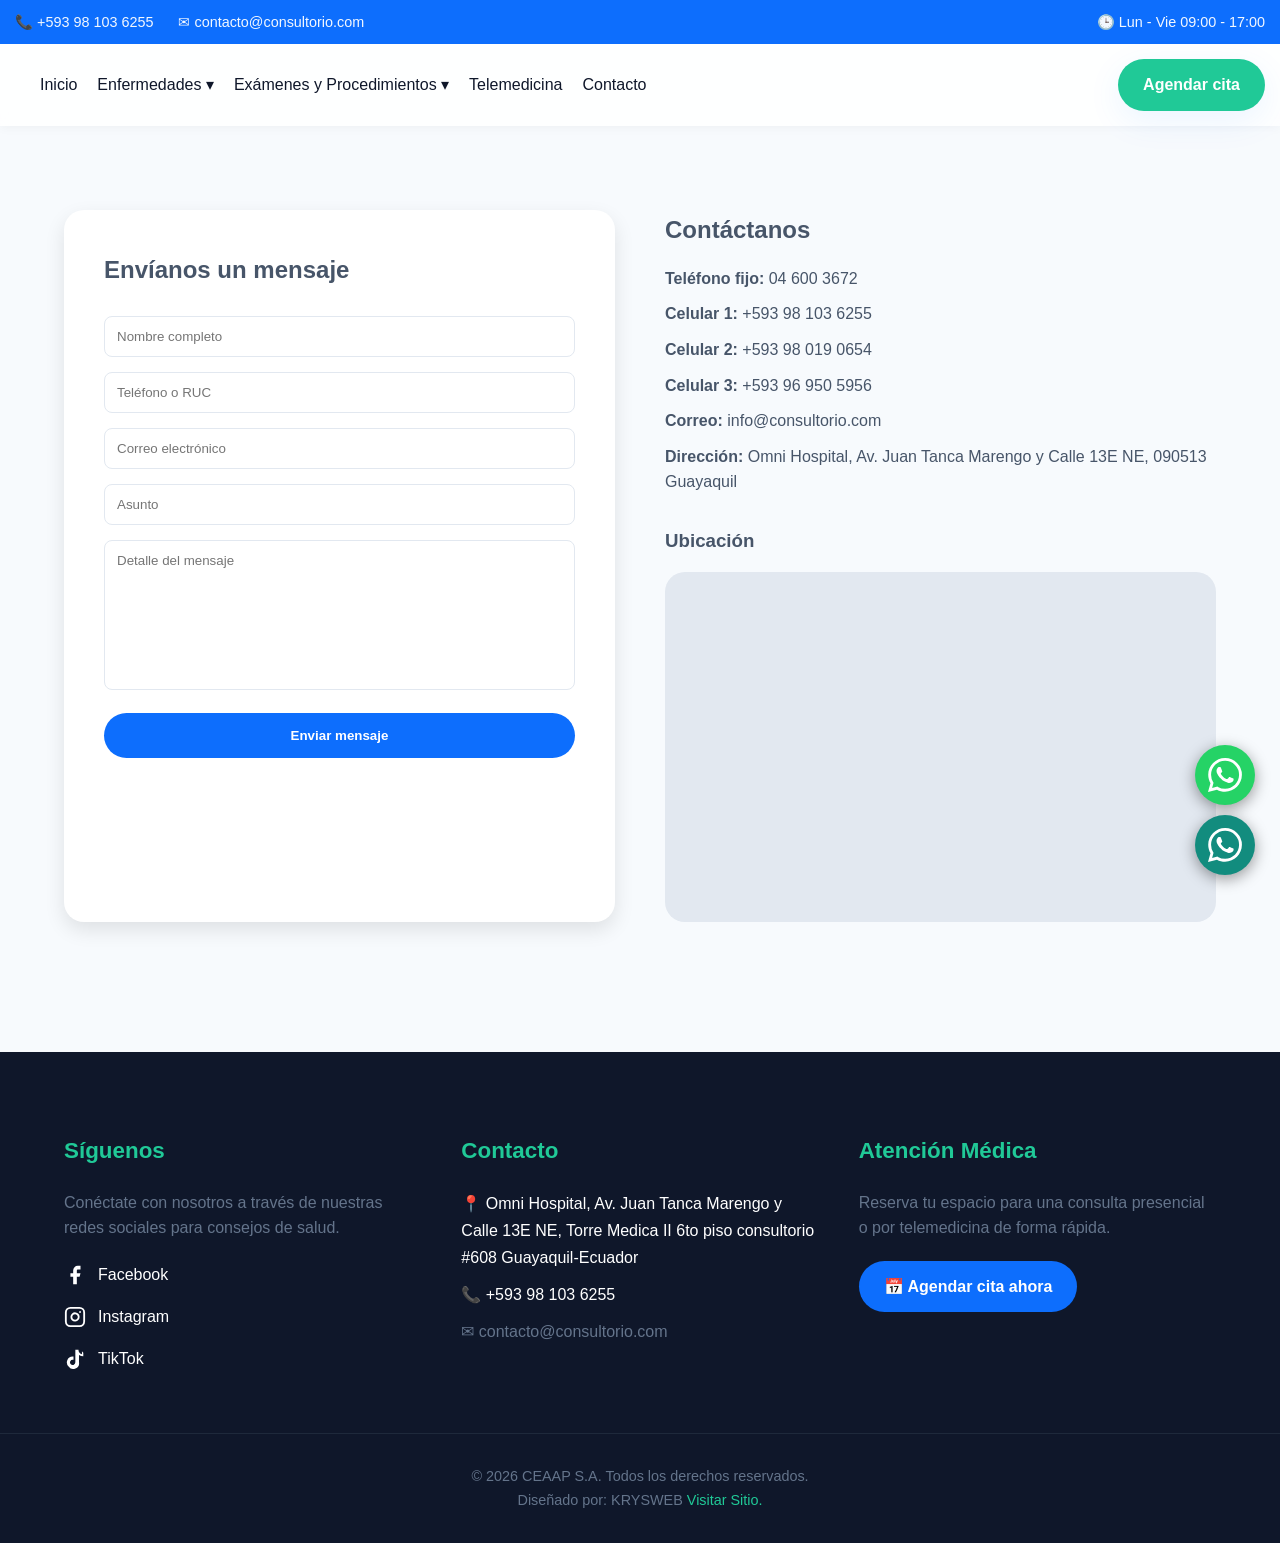
<file: contacto.html>
<!DOCTYPE html>
<html lang="es">
<head>
<meta charset="UTF-8">
<meta name="viewport" content="width=device-width, initial-scale=1.0">
<title>Consultorio de Enfermedades Respiratorias</title>
<link rel="stylesheet" href="css/estilos.css">
</head>
<body>



<header id="header">

<div class="topbar">

    <div class="container">

        <div class="topbar-left">

            <span>📞 +593 98 103 6255</span>

            <span>✉ contacto@consultorio.com</span>

        </div>

        <div class="topbar-right">

            <span>🕒 Lun - Vie 09:00 - 17:00</span>

        </div>

    </div>

</div>

<div class="header-container">

<nav>

<ul>
    <li><a href="index.html">Inicio</a></li>
    <li class="has-submenu">
    <a href="enfermedades.html">Enfermedades ▾</a>
    <ul class="submenu">
                <!-- Opción 1 -->
                <li class="has-submenu-level2">
                    <a href="#">Alergias Respiratorias ‣</a>
                    <ul class="submenu-level2">
                        <li><a href="detalle.html?tipo=rinitis">Rinitis Alérgica</a></li>
                        <li><a href="detalle.html?tipo=asmabronquial">Asma Bronquial</a></li>
                        <li><a href="detalle.html?tipo=alergiamascotas">Alergia a mascotas</a></li>
                        <li><a href="detalle.html?tipo=inmunoterapia">Inmunoterapia</a></li>
                    </ul>
                </li>
                <!-- Opción 2 -->
                <li class="has-submenu-level2">
                    <a href="#">Alergias Ojos ‣</a>
                    <ul class="submenu-level2">
                        <li><a href="detalle.html?tipo=conjuntivitis">Conjuntivitis Alérgica</a></li>
                        <li><a href="detalle.html?tipo=dermatitis">Dermatitis palpebral</a></li>
                    </ul>
                </li>
                <!-- Opción 3 -->
                <li class="has-submenu-level2">
                    <a href="#">Alergias Alimentarias ‣</a>
                    <ul class="submenu-level2">
                        <li><a href="detalle.html?tipo=alergialimentaria">Alergias Alimentaria</a></li>
                        <li><a href="detalle.html?tipo=alergiasoya">Alergia alimentaria a la soya</a></li>
                        <li><a href="detalle.html?tipo=alergiaoral">Síndrome de alergia oral</a></li>
                    </ul>
                </li>
                <!-- Opción 4 -->
                <li class="has-submenu-level2">
                    <a href="#">Alergias en Piel ‣</a>
                    <ul class="submenu-level2">
                        <li><a href="detalle.html?tipo=alergiaurticaria">Urticaria y Angioedema</a></li>
                        <li><a href="detalle.html?tipo=alergiadermatitis">Dermatitis de contacto</a></li>
                        <li><a href="detalle.html?tipo=dermatitisatopica">Dermatitis Atópica</a></li>
                    </ul>
                </li>
                <!-- Opción 5 -->
                <li class="has-submenu-level2">
                    <a href="#">Urgencias Alérgicas ‣</a>
                    <ul class="submenu-level2">
                        <li><a href="detalle.html?tipo=anafilaxia">Anafilaxia</a></li>
                        <li><a href="detalle.html?tipo=alergiabejas">Alergia a las Abejas y Avispas</a></li>
                        <li><a href="detalle.html?tipo=epipen">Uso de Epipen</a></li>
                    </ul>
                </li>
                <!-- Opción 6 -->
                <li class="has-submenu-level2">
                    <a href="#">Alergia a Medicamentos ‣</a>
                    <ul class="submenu-level2">
                        <li><a href="detalle.html?tipo=examenesangre">Exámenes de sangre</a></li>
                        <li><a href="detalle.html?tipo=alergialatex">Alergia al látex</a></li>
                    </ul>
                </li>
                <!-- Opción 7 -->
                <li class="has-submenu-level2">
                    <a href="#">Defensas ‣</a>
                    <ul class="submenu-level2">
                        <li><a href="detalle.html?tipo=defensasbajas">Defensas Bajas</a></li>
                    </ul>
                </li>
                <!-- Opción 8 -->
                <li class="has-submenu-level2">
                    <a href="#">Dermatología ‣</a>
                    <ul class="submenu-level2">
                        <li><a href="detalle.html?tipo=acne">Acné</a></li>
                        <li><a href="detalle.html?tipo=psoriasis">Psoriasis</a></li>
                        <li><a href="detalle.html?tipo=rosacea">Rosácea</a></li>
                    </ul>
                </li>
    </ul>
</li>
    <li class="has-submenu">
        <a href="examenes.html">Exámenes y Procedimientos ▾</a>
        <ul class="submenu">
            <li><a href="examenes.html#inmunoterapia">Inmunoterapia Alergeno Específica</a></li>
            <li><a href="examenes.html#test-cutaneo">Test Cutáneo para Alergias</a></li>
            <li><a href="examenes.html#test-alimentos">Test cutáneo con alimentos frescos</a></li>
            <li><a href="examenes.html#patch-test">Prueba de parche (Patch Test)</a></li>
            <li><a href="examenes.html#dermatitis">Test de Parche para Dermatitis de Contacto</a></li>
            <li><a href="examenes.html#hielo">Test de cubo de hielo para urticaria por frío</a></li>
            <li><a href="examenes.html#suero">Test de suero autólogo para urticaria crónica</a></li>
            <li><a href="examenes.html#medicamentos">Alergia a los medicamentos</a></li>
            <li><a href="examenes.html#tolerancia">Prueba de tolerancia oral para alergias</a></li>
        </ul>
    </li>
    <li><a href="telemedicina.html">Telemedicina</a></li>
    <li><a href="contacto.html">Contacto</a></li>
</ul>

</nav>

<a href="agenda.html" class="btn-header">

Agendar cita

</a>

<button class="menu-toggle">

<span></span>

<span></span>

<span></span>

</button>

</div>

</header>

<section class="contacto-section">
    <div class="container contacto-grid">
        
        <!-- Formulario de Contacto -->
        <div class="contacto-form">
            <h2>Envíanos un mensaje</h2>
            <form action="tu_script_de_envio.php" method="POST">
                <input type="text" name="nombre" placeholder="Nombre completo" required class="form-input">
                <input type="text" name="ruc" placeholder="Teléfono o RUC" required class="form-input">
                <input type="email" name="correo" placeholder="Correo electrónico" required class="form-input">
                <input type="text" name="asunto" placeholder="Asunto" required class="form-input">
                <textarea name="mensaje" placeholder="Detalle del mensaje" rows="5" required class="form-textarea"></textarea>
                <button type="submit" class="btn-submit">Enviar mensaje</button>
            </form>
        </div>

        <!-- Información y Ubicación del Negocio -->
        <div class="contacto-info">
            <h2>Contáctanos</h2>
            <p><strong>Teléfono fijo:</strong> 04 600 3672</p>
            <p><strong>Celular 1:</strong> +593 98 103 6255</p>
            <p><strong>Celular 2:</strong> +593 98 019 0654</p>
            <p><strong>Celular 3:</strong> +593 96 950 5956</p>
            <p><strong>Correo:</strong> info@consultorio.com</p>
            <p><strong>Dirección:</strong> Omni Hospital, Av. Juan Tanca Marengo y Calle 13E NE, 090513 Guayaquil</p>
            
            <h3>Ubicación</h3>
            <div class="mapa-container">
                <iframe src="https://www.google.com/maps/embed?pb=!1m14!1m8!1m3!1d51083.32997551782!2d-79.9634743!3d-2.1568877!3m2!1i1024!2i768!4f13.1!3m3!1m2!1s0x902d6dbc9007335d%3A0xe8c9b7784a350a73!2sOmni%20Hospital!5e1!3m2!1ses-419!2sec!4v1783725141755!5m2!1ses-419!2sec" allowfullscreen="" loading="lazy" referrerpolicy="strict-origin-when-cross-origin"></iframe>
            </div>
        </div>

    </div>
</section>


<!-- ======================================================
FOOTER (PIE DE PÁGINA)
====================================================== -->
<footer class="site-footer">
    <div class="container footer-grid-container">

<!-- Columna 1: Redes Sociales -->
<div class="footer-column footer-social">
    <h3>Síguenos</h3>
    <p>Conéctate con nosotros a través de nuestras redes sociales para consejos de salud.</p>
    
    <div class="social-links">
        <!-- Facebook -->
        <a href="https://www.facebook.com/share/1DFwMyCNN9/" aria-label="Facebook" class="social-item">
            <svg viewBox="0 0 24 24" width="22" height="22" fill="currentColor">
                <path d="M18 2h-3a5 5 0 0 0-5 5v3H7v4h3v8h4v-8h3l1-4h-4V7a1 1 0 0 1 1-1h3z"></path>
            </svg>
            Facebook
        </a>

        <!-- Instagram -->
        <a href="https://www.instagram.com/v.g_allergy/" aria-label="Instagram" class="social-item">
            <svg viewBox="0 0 24 24" width="22" height="22" fill="none" stroke="currentColor" stroke-width="2" stroke-linecap="round" stroke-linejoin="round">
                <rect x="2" y="2" width="20" height="20" rx="5" ry="5"></rect>
                <path d="M16 11.37A4 4 0 1 1 12.63 8 4 4 0 0 1 16 11.37z"></path>
                <line x1="17.5" y1="6.5" x2="17.51" y2="6.5"></line>
            </svg>
            Instagram
        </a>

        <!-- TikTok -->
        <a href="https://www.tiktok.com/@dr_libio_vera" aria-label="TikTok" class="social-item">
            <svg viewBox="0 0 24 24" width="22" height="22" fill="currentColor">
                <path d="M19.59 6.69a4.83 4.83 0 0 1-3.77-4.25V2h-3.45v13.67a2.89 2.89 0 0 1-5.2 1.74 2.89 2.89 0 0 1 2.31-4.64 2.93 2.93 0 0 1 .88.13V9.4a6.84 6.84 0 0 0-1-.05A6.33 6.33 0 0 0 5 20.17a6.33 6.33 0 0 0 11.38-4.7V7.66a8.55 8.55 0 0 0 4.67 1.34V5.09a7.12 7.12 0 0 1-1.46-1.6z"/>
            </svg>
            TikTok
        </a>
    </div>
</div>

<!-- Columna 2: Información de Contacto -->
<div class="footer-column footer-contact">
    <h3>Contacto</h3>
    <a href="https://maps.app.goo.gl/WHLWAKr8DHBqHDux6" target="_blank" rel="noopener noreferrer" class="footer-link-hover">
        📍 Omni Hospital, Av. Juan Tanca Marengo y Calle 13E NE, Torre Medica II 6to piso consultorio #608 Guayaquil-Ecuador
    </a>
    <a href="https://wa.me/593981036255?text=Hola,%20quisiera%20más%20información." target="_blank" rel="noopener noreferrer" class="footer-link-hover">
        📞 +593 98 103 6255
    </a>
    <p>✉ contacto@consultorio.com</p>
</div>

        <!-- Columna 3: Agendar Citas -->
        <div class="footer-column footer-booking">
            <h3>Atención Médica</h3>
            <p>Reserva tu espacio para una consulta presencial o por telemedicina de forma rápida.</p>
            <a href="agenda.html" class="footer-btn-cita">
                📅 Agendar cita ahora
            </a>
        </div>

    </div>

    <!-- Barra inferior de Copyright -->
    <div class="footer-bottom">
        <div class="container">
            <p>&copy; 2026 CEAAP S.A. Todos los derechos reservados.</p>
            <p>Diseñado por: KRYSWEB <a href="https://www.krysweb.com/">Visitar Sitio.</a></p>
        </div>
    </div>
</footer>

<!-- Botón Flotante de WhatsApp 1 (Principal) -->
<a href="https://wa.me/593981036255?text=Hola,%20solicito%20más%20información%20sobre%20las%20consultas%20médicas." class="btn-whatsapp" target="_blank" rel="noopener noreferrer" aria-label="Chat de WhatsApp Consultas">
    <svg class="whatsapp-icon-svg" viewBox="0 0 24 24" xmlns="http://www.w3.org/2000/svg">
        <path d="M17.472 14.382c-.297-.149-1.758-.867-2.03-.967-.273-.099-.471-.148-.67.15-.197.297-.767.966-.94 1.164-.173.199-.347.223-.644.075-.297-.15-1.255-.463-2.39-1.475-.883-.788-1.48-1.761-1.653-2.059-.173-.297-.018-.458.13-.606.134-.133.298-.347.446-.52.149-.174.198-.298.298-.497.099-.198.05-.371-.025-.52-.075-.149-.669-1.612-.916-2.207-.242-.579-.487-.5-.669-.51-.173-.008-.371-.01-.57-.01-.198 0-.52.074-.792.372-.272.297-1.04 1.016-1.04 2.479 0 1.462 1.065 2.875 1.213 3.074.149.198 2.096 3.2 5.077 4.487.709.306 1.262.489 1.694.625.712.227 1.36.195 1.871.118.571-.085 1.758-.719 2.006-1.413.248-.694.248-1.289.173-1.413-.074-.124-.272-.198-.57-.347m-5.421 7.403h-.004a9.87 9.87 0 01-5.031-1.378l-.361-.214-3.741.982.998-3.648-.235-.374a9.86 9.86 0 01-1.51-5.26c.001-5.45 4.436-9.884 9.888-9.884 2.64 0 5.122 1.03 6.988 2.898a9.825 9.825 0 012.893 6.994c-.003 5.45-4.437 9.884-9.885 9.884m8.413-18.297A11.815 11.815 0 0012.05 0C5.495 0 .16 5.335.157 11.892c0 2.096.547 4.142 1.588 5.945L0 24l6.335-1.662c1.746.953 3.71 1.454 5.709 1.455h.005c6.554 0 11.89-5.335 11.893-11.893a11.821 11.821 0 00-3.48-8.413z" fill="currentColor"/>
    </svg>
</a>

<!-- Botón Flotante de WhatsApp 2 (Secundario / Ubicado debajo) -->
<a href="https://wa.me/593969505956?text=Hola,%20quisiera%20agendar%20una%20cita%20médica." class="btn-whatsapp btn-whatsapp-secondary" target="_blank" rel="noopener noreferrer" aria-label="Chat de WhatsApp Citas">
    <svg class="whatsapp-icon-svg" viewBox="0 0 24 24" xmlns="http://www.w3.org/2000/svg">
        <path d="M17.472 14.382c-.297-.149-1.758-.867-2.03-.967-.273-.099-.471-.148-.67.15-.197.297-.767.966-.94 1.164-.173.199-.347.223-.644.075-.297-.15-1.255-.463-2.39-1.475-.883-.788-1.48-1.761-1.653-2.059-.173-.297-.018-.458.13-.606.134-.133.298-.347.446-.52.149-.174.198-.298.298-.497.099-.198.05-.371-.025-.52-.075-.149-.669-1.612-.916-2.207-.242-.579-.487-.5-.669-.51-.173-.008-.371-.01-.57-.01-.198 0-.52.074-.792.372-.272.297-1.04 1.016-1.04 2.479 0 1.462 1.065 2.875 1.213 3.074.149.198 2.096 3.2 5.077 4.487.709.306 1.262.489 1.694.625.712.227 1.36.195 1.871.118.571-.085 1.758-.719 2.006-1.413.248-.694.248-1.289.173-1.413-.074-.124-.272-.198-.57-.347m-5.421 7.403h-.004a9.87 9.87 0 01-5.031-1.378l-.361-.214-3.741.982.998-3.648-.235-.374a9.86 9.86 0 01-1.51-5.26c.001-5.45 4.436-9.884 9.888-9.884 2.64 0 5.122 1.03 6.988 2.898a9.825 9.825 0 012.893 6.994c-.003 5.45-4.437 9.884-9.885 9.884m8.413-18.297A11.815 11.815 0 0012.05 0C5.495 0 .16 5.335.157 11.892c0 2.096.547 4.142 1.588 5.945L0 24l6.335-1.662c1.746.953 3.71 1.454 5.709 1.455h.005c6.554 0 11.89-5.335 11.893-11.893a11.821 11.821 0 00-3.48-8.413z" fill="currentColor"/>
    </svg>
</a>


<script src="js/main.js"></script>
</body>
</html>
</file>
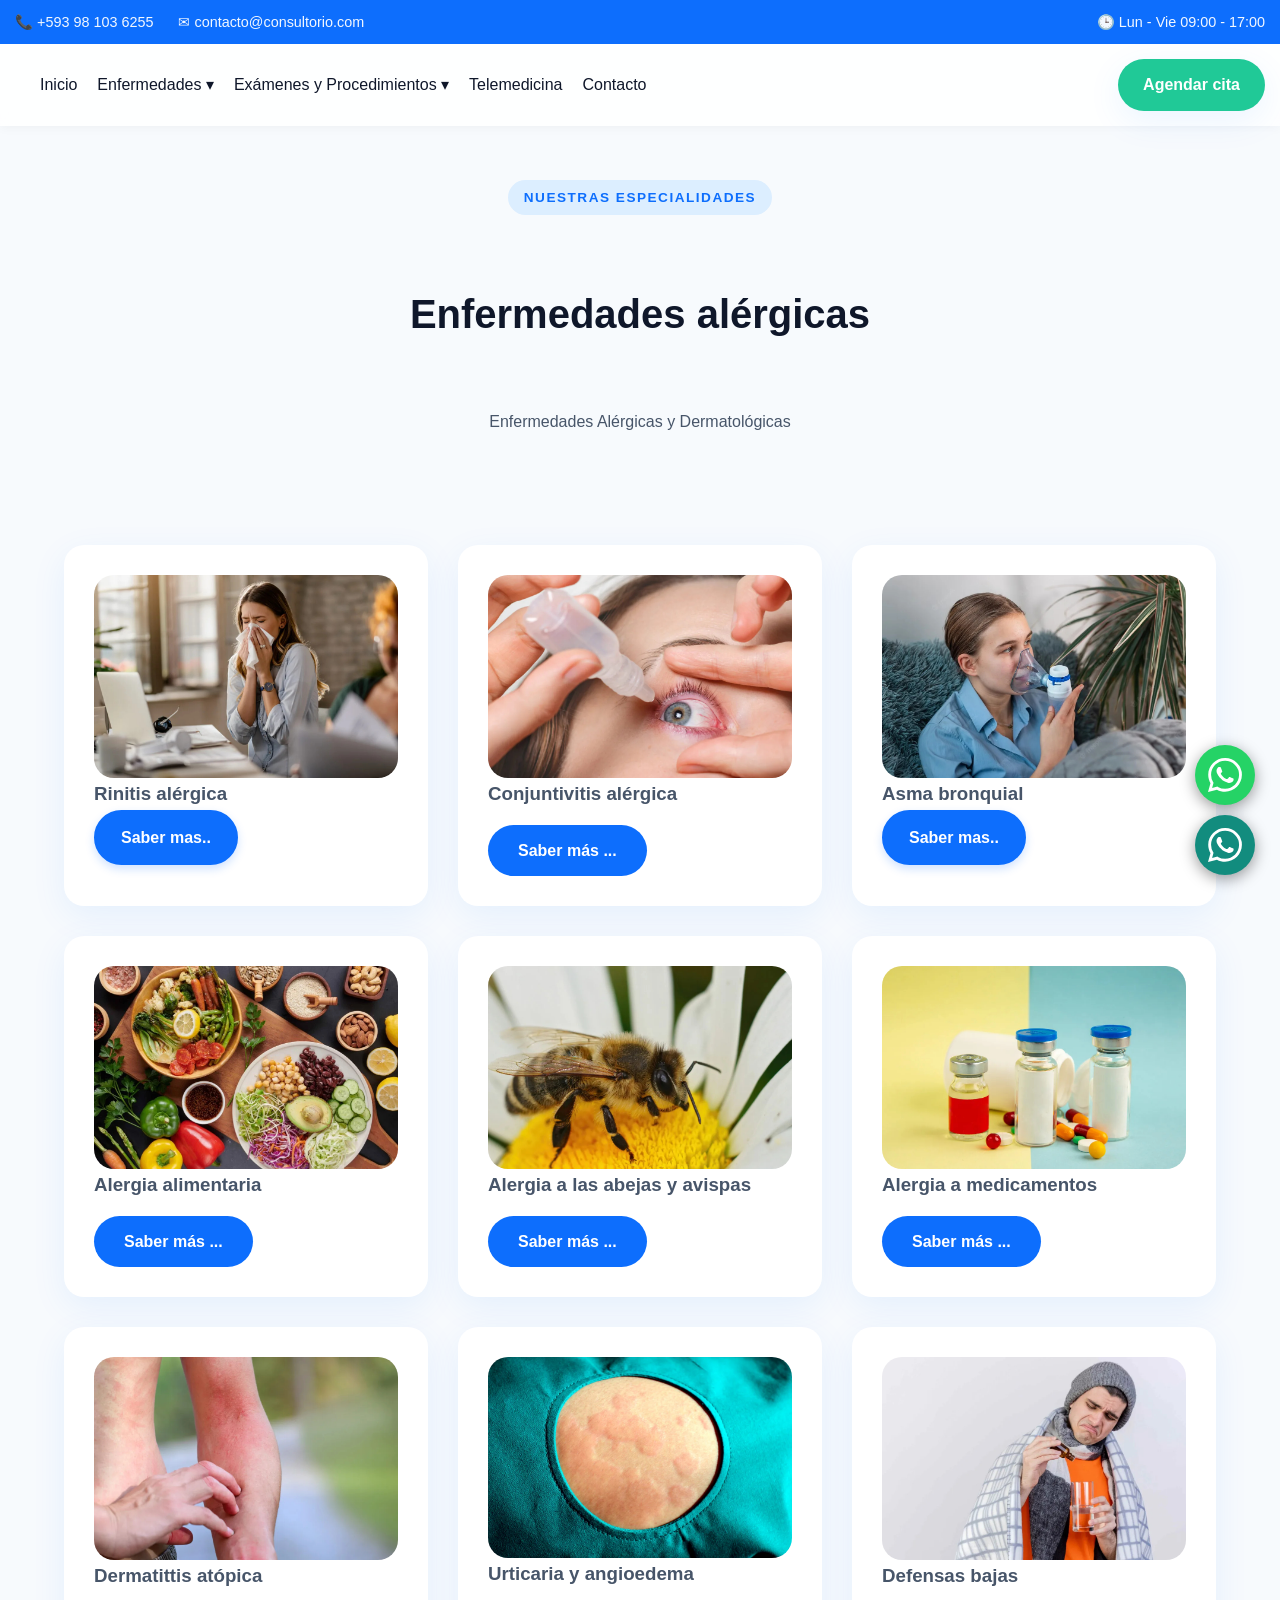
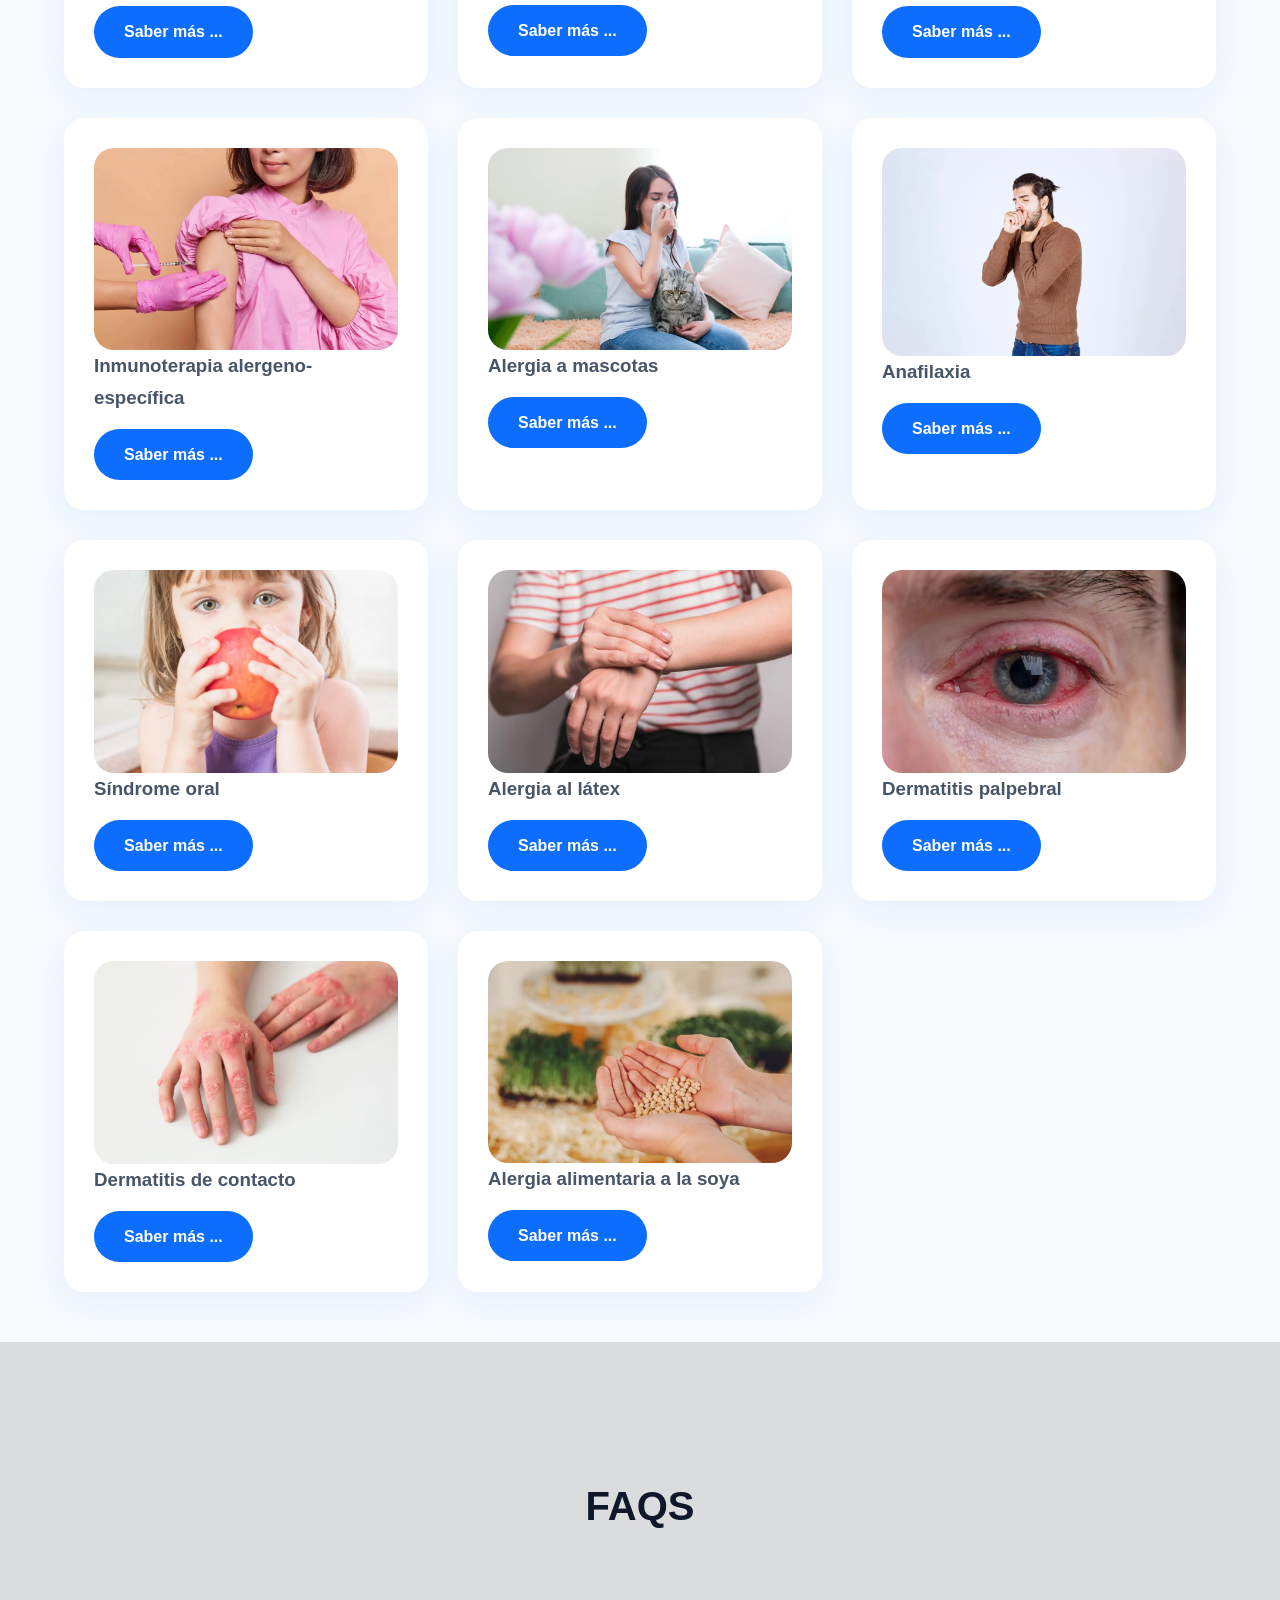
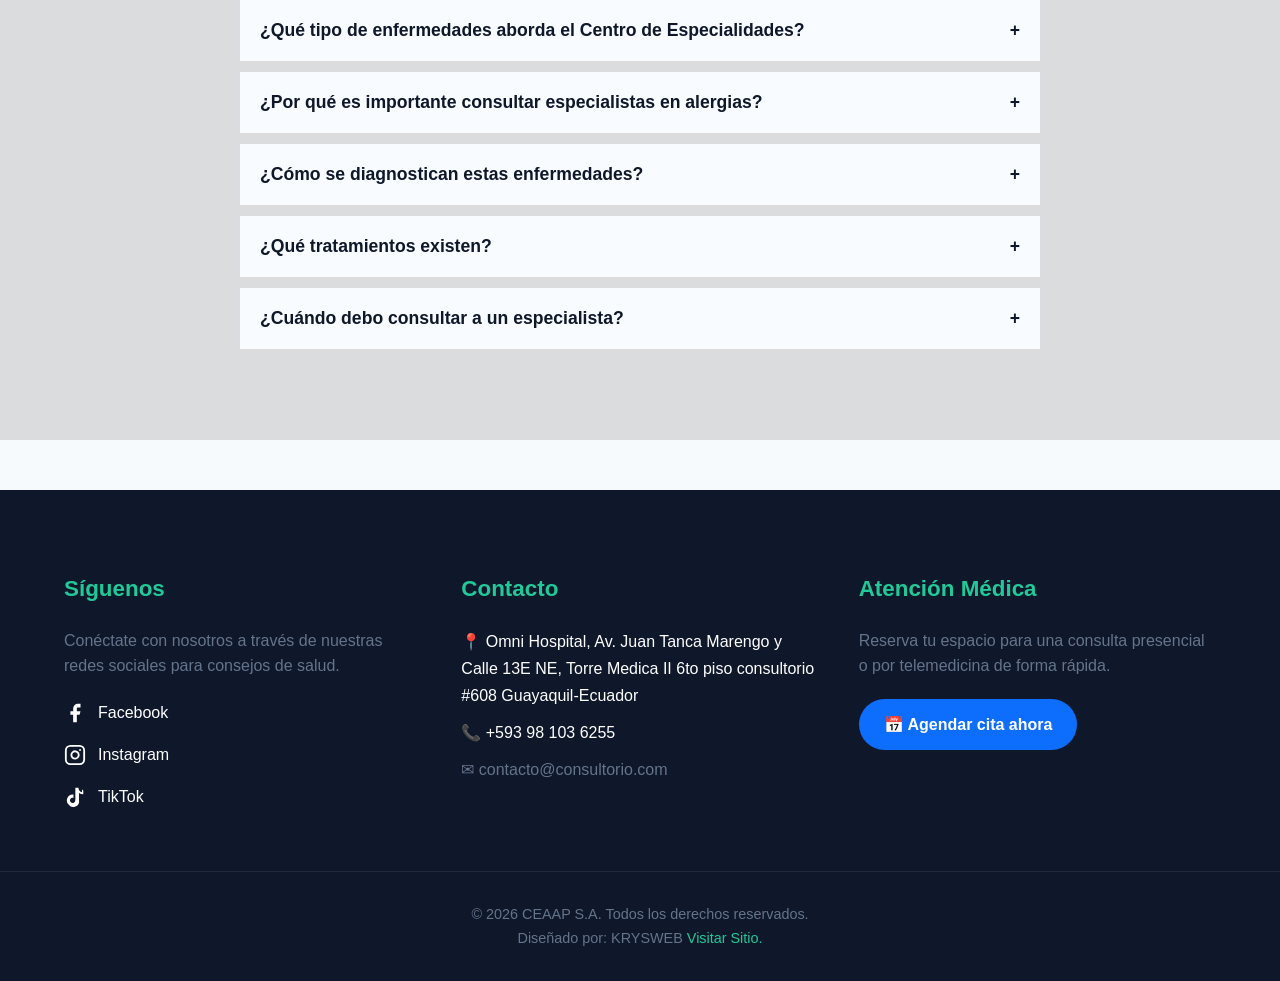
<file: enfermedades.html>
<!DOCTYPE html>
<html lang="es">
<head>
<meta charset="UTF-8">
<meta name="viewport" content="width=device-width, initial-scale=1.0">
<title>Consultorio de Enfermedades Respiratorias</title>
<link rel="stylesheet" href="css/estilos.css">
</head>
<body>



<header id="header">

<div class="topbar">

    <div class="container">

        <div class="topbar-left">

            <span>📞 +593 98 103 6255</span>

            <span>✉ contacto@consultorio.com</span>

        </div>

        <div class="topbar-right">

            <span>🕒 Lun - Vie 09:00 - 17:00</span>

        </div>

    </div>

</div>

<div class="header-container">

<nav>

<ul>
    <li><a href="index.html">Inicio</a></li>
    <li class="has-submenu">
    <a href="enfermedades.html">Enfermedades ▾</a>
    <ul class="submenu">
                <!-- Opción 1 -->
                <li class="has-submenu-level2">
                    <a href="#">Alergias Respiratorias ‣</a>
                    <ul class="submenu-level2">
                        <li><a href="detalle.html?tipo=rinitis">Rinitis Alérgica</a></li>
                        <li><a href="detalle.html?tipo=asmabronquial">Asma Bronquial</a></li>
                        <li><a href="detalle.html?tipo=alergiamascotas">Alergia a mascotas</a></li>
                        <li><a href="detalle.html?tipo=inmunoterapia">Inmunoterapia</a></li>
                    </ul>
                </li>
                <!-- Opción 2 -->
                <li class="has-submenu-level2">
                    <a href="#">Alergias Ojos ‣</a>
                    <ul class="submenu-level2">
                        <li><a href="detalle.html?tipo=conjuntivitis">Conjuntivitis Alérgica</a></li>
                        <li><a href="detalle.html?tipo=dermatitis">Dermatitis palpebral</a></li>
                    </ul>
                </li>
                <!-- Opción 3 -->
                <li class="has-submenu-level2">
                    <a href="#">Alergias Alimentarias ‣</a>
                    <ul class="submenu-level2">
                        <li><a href="detalle.html?tipo=alergialimentaria">Alergias Alimentaria</a></li>
                        <li><a href="detalle.html?tipo=alergiasoya">Alergia alimentaria a la soya</a></li>
                        <li><a href="detalle.html?tipo=alergiaoral">Síndrome de alergia oral</a></li>
                    </ul>
                </li>
                <!-- Opción 4 -->
                <li class="has-submenu-level2">
                    <a href="#">Alergias en Piel ‣</a>
                    <ul class="submenu-level2">
                        <li><a href="detalle.html?tipo=alergiaurticaria">Urticaria y Angioedema</a></li>
                        <li><a href="detalle.html?tipo=alergiadermatitis">Dermatitis de contacto</a></li>
                        <li><a href="detalle.html?tipo=dermatitisatopica">Dermatitis Atópica</a></li>
                    </ul>
                </li>
                <!-- Opción 5 -->
                <li class="has-submenu-level2">
                    <a href="#">Urgencias Alérgicas ‣</a>
                    <ul class="submenu-level2">
                        <li><a href="detalle.html?tipo=anafilaxia">Anafilaxia</a></li>
                        <li><a href="detalle.html?tipo=alergiabejas">Alergia a las Abejas y Avispas</a></li>
                        <li><a href="detalle.html?tipo=epipen">Uso de Epipen</a></li>
                    </ul>
                </li>
                <!-- Opción 6 -->
                <li class="has-submenu-level2">
                    <a href="#">Alergia a Medicamentos ‣</a>
                    <ul class="submenu-level2">
                        <li><a href="detalle.html?tipo=examenesangre">Exámenes de sangre</a></li>
                        <li><a href="detalle.html?tipo=alergialatex">Alergia al látex</a></li>
                    </ul>
                </li>
                <!-- Opción 7 -->
                <li class="has-submenu-level2">
                    <a href="#">Defensas ‣</a>
                    <ul class="submenu-level2">
                        <li><a href="detalle.html?tipo=defensasbajas">Defensas Bajas</a></li>
                    </ul>
                </li>
                <!-- Opción 8 -->
                <li class="has-submenu-level2">
                    <a href="#">Dermatología ‣</a>
                    <ul class="submenu-level2">
                        <li><a href="detalle.html?tipo=acne">Acné</a></li>
                        <li><a href="detalle.html?tipo=psoriasis">Psoriasis</a></li>
                        <li><a href="detalle.html?tipo=rosacea">Rosácea</a></li>
                    </ul>
                </li>
    </ul>
</li>
    <li class="has-submenu">
        <a href="examenes.html">Exámenes y Procedimientos ▾</a>
        <ul class="submenu">
            <li><a href="examenes.html#inmunoterapia">Inmunoterapia Alergeno Específica</a></li>
            <li><a href="examenes.html#test-cutaneo">Test Cutáneo para Alergias</a></li>
            <li><a href="examenes.html#test-alimentos">Test cutáneo con alimentos frescos</a></li>
            <li><a href="examenes.html#patch-test">Prueba de parche (Patch Test)</a></li>
            <li><a href="examenes.html#dermatitis">Test de Parche para Dermatitis de Contacto</a></li>
            <li><a href="examenes.html#hielo">Test de cubo de hielo para urticaria por frío</a></li>
            <li><a href="examenes.html#suero">Test de suero autólogo para urticaria crónica</a></li>
            <li><a href="examenes.html#medicamentos">Alergia a los medicamentos</a></li>
            <li><a href="examenes.html#tolerancia">Prueba de tolerancia oral para alergias</a></li>
        </ul>
    </li>
    <li><a href="telemedicina.html">Telemedicina</a></li>
    <li><a href="contacto.html">Contacto</a></li>
</ul>

</nav>

<a href="agenda.html" class="btn-header">

Agendar cita

</a>

<button class="menu-toggle">

<span></span>

<span></span>

<span></span>

</button>

</div>

</header>


<!-- ======================================================
     SECCIÓN DE ENFERMEDADES (8 SEGMENTOS)
     ====================================================== -->
<main class="enfermedades-page" style="padding-top: 160px; padding-bottom: 80px;">
    <div class="container">
        
        <div class="section-header" style="position: relative; padding: 20px 0;">
            <span class="section-subtitle">Nuestras Especialidades</span>
            <!--
            <div class="logo-left-container">
                <img src="img/logo.png" alt="Logo" class="logo-header-large">
            </div>
              -->
            <h1 class="section-title">Enfermedades alérgicas</h1>
            <p>Enfermedades Alérgicas y Dermatológicas</p>
        </div>
      
        <div class="enfermedades-grid">

            <!-- 1. Rinitis Alérgica -->
            <article class="enfermedad-card">
                <div class="enfermedad-img">
                    <img src="img/enfermedades/rinitis-alergica.jpg" alt="Rinitis Alérgica">
                </div>
                <div class="enfermedad-content">
                    <h3>Rinitis alérgica</h3>
                    <a href="detalle.html?tipo=rinitis" class="enfermedad-link">Saber mas..</a>
                </div>
            </article>

            <!-- 2. Conjuntivitis alérgica -->
            <article class="enfermedad-card">
                <div class="enfermedad-img">
                    <img src="img/enfermedades/conjuntivitis-alergica.jpg" alt="Conjuntivitis alérgica">
                </div>
                <div class="enfermedad-content">
                    <h3>Conjuntivitis alérgica</h3>
                    <a href="detalle.html?tipo=conjuntivitis" class="service-btn" style="margin-top: 15px;" target="_blank">Saber más ...</a>
                </div>
            </article>
            
            <!-- 3. Asma bronquial -->
            <article class="enfermedad-card">
                <div class="enfermedad-img">
                    <img src="img/enfermedades/asma-bronquial.jpg" alt="Asma bronquial">
                </div>
                <div class="enfermedad-content">
                    <h3>Asma bronquial</h3>
                    <a href="detalle.html?tipo=asmabronquial" class="enfermedad-link">Saber mas..</a>
                </div>
            </article>

            <!-- 4. Alergia alimentaria -->
            <article class="enfermedad-card">
                <div class="enfermedad-img">
                    <img src="img/enfermedades/alergia-alimentaria.jpg" alt="Alergia alimentaria">
                </div>
                <div class="enfermedad-content">
                    <h3>Alergia alimentaria</h3>
                    <a href="detalle.html?tipo=alergialimentaria" class="service-btn" style="margin-top: 15px;" target="_blank">Saber más ...</a>
                </div>
            </article>

            <!-- 5. Alergia a las abejas y avispas -->
            <article class="enfermedad-card">
                <div class="enfermedad-img">
                    <img src="img/enfermedades/alergia-abejas.jpg" alt="Alergia a las abejas y avispas">
                </div>
                <div class="enfermedad-content">
                    <h3>Alergia a las abejas y avispas</h3>
                    <a href="detalle.html?tipo=alergiabejas" class="service-btn" style="margin-top: 15px;" target="_blank">Saber más ...</a>
                </div>
            </article>

            <!-- 6. Alergia a medicamentos -->
            <article class="enfermedad-card">
                <div class="enfermedad-img">
                    <img src="img/enfermedades/alergia-medicamentos1.jpg" alt="Alergia a medicamentos">
                </div>
                <div class="enfermedad-content">
                    <h3>Alergia a medicamentos</h3>
                    <a href="detalle.html?tipo=alergiamedicamentos" class="service-btn" style="margin-top: 15px;" target="_blank">Saber más ...</a>
                </div>
            </article>

            <!-- 7. Dermatittis atópica -->
            <article class="enfermedad-card">
                <div class="enfermedad-img">
                    <img src="img/enfermedades/dermatitis-atopica.jpg" alt="Dermatittis atópica">
                </div>
                <div class="enfermedad-content">
                    <h3>Dermatittis atópica</h3>
                    <a href="detalle.html?tipo=dermatitisatopica" class="service-btn" style="margin-top: 15px;" target="_blank">Saber más ...</a>
                </div>
            </article>

            <!-- 8. Urticaria y angioedema -->
            <article class="enfermedad-card">
                <div class="enfermedad-img">
                    <img src="img/enfermedades/urticaria-angioedema.jpg" alt="Urticaria y angioedema">
                </div>
                <div class="enfermedad-content">
                    <h3>Urticaria y angioedema</h3>
                    <a href="detalle.html?tipo=alergiaurticaria" class="service-btn" style="margin-top: 15px;" target="_blank">Saber más ...</a>
                </div>
            </article>

            <!-- 9. Defensas bajas -->
            <article class="enfermedad-card">
                <div class="enfermedad-img">
                    <img src="img/enfermedades/defensas-bajas.jpg" alt="Defensas bajas">
                </div>
                <div class="enfermedad-content">
                    <h3>Defensas bajas</h3>
                    <a href="detalle.html?tipo=defensasbajas" class="service-btn" style="margin-top: 15px;" target="_blank">Saber más ...</a>
                </div>
            </article>

            <!-- 10. Inmunoterapia alergeno-específica -->
            <article class="enfermedad-card">
                <div class="enfermedad-img">
                    <img src="img/enfermedades/inmunoterapia.jpg" alt="Inmunoterapia alergeno-específica">
                </div>
                <div class="enfermedad-content">
                    <h3>Inmunoterapia alergeno-específica</h3>
                    <a href="detalle.html?tipo=inmunoterapia" class="service-btn" style="margin-top: 15px;" target="_blank">Saber más ...</a>
                </div>
            </article>

            <!-- 11. Alergia a mascotas -->
            <article class="enfermedad-card">
                <div class="enfermedad-img">
                    <img src="img/enfermedades/alergias-mascotas.jpg" alt="Alergia a mascotas">
                </div>
                <div class="enfermedad-content">
                    <h3>Alergia a mascotas</h3>
                    <a href="detalle.html?tipo=alergiamascotas" class="service-btn" style="margin-top: 15px;" target="_blank">Saber más ...</a>
                </div>
            </article>

            <!-- 12. Anafilaxia -->
            <article class="enfermedad-card">
                <div class="enfermedad-img">
                    <img src="img/enfermedades/anafilaxia.jpg" alt="Anafilaxia">
                </div>
                <div class="enfermedad-content">
                    <h3>Anafilaxia</h3>
                    <a href="detalle.html?tipo=anafilaxia" class="service-btn" style="margin-top: 15px;" target="_blank">Saber más ...</a>
                </div>
            </article>

            <!-- 13. Síndrome oral -->
            <article class="enfermedad-card">
                <div class="enfermedad-img">
                    <img src="img/enfermedades/sindrome-oral.jpg" alt="Síndrome oral">
                </div>
                <div class="enfermedad-content">
                    <h3>Síndrome oral</h3>
                    <a href="detalle.html?tipo=alergiaoral" class="service-btn" style="margin-top: 15px;" target="_blank">Saber más ...</a>
                </div>
            </article>

            <!-- 14. Alergia al látex -->
            <article class="enfermedad-card">
                <div class="enfermedad-img">
                    <img src="img/enfermedades/alergia-latex.jpg" alt="Alergia al látex">
                </div>
                <div class="enfermedad-content">
                    <h3>Alergia al látex</h3>
                    <a href="detalle.html?tipo=alergialatex" class="service-btn" style="margin-top: 15px;" target="_blank">Saber más ...</a>
                </div>
            </article>

            <!-- 15. Dermatitis palpebral -->
            <article class="enfermedad-card">
                <div class="enfermedad-img">
                    <img src="img/enfermedades/dermatitis-palpebral.jpg" alt="Dermatitis palpebral">
                </div>
                <div class="enfermedad-content">
                    <h3>Dermatitis palpebral</h3>
                    <a href="detalle.html?tipo=dermatitis" class="service-btn" style="margin-top: 15px;" target="_blank">Saber más ...</a>
                </div>
            </article>

            <!-- 16. Dermatitis de contacto -->
            <article class="enfermedad-card">
                <div class="enfermedad-img">
                    <img src="img/enfermedades/dermatitis-contacto.jpg" alt="Dermatitis de contacto">
                </div>
                <div class="enfermedad-content">
                    <h3>Dermatitis de contacto</h3>
                    <a href="detalle.html?tipo=alergiadermatitis" class="service-btn" style="margin-top: 15px;" target="_blank">Saber más ...</a>
                </div>
            </article>

            <!-- 17. Alergia alimentaria a la soya -->
            <article class="enfermedad-card">
                <div class="enfermedad-img">
                    <img src="img/enfermedades/alergia-soya.jpg" alt="Alergia alimentaria a la soya">
                </div>
                <div class="enfermedad-content">
                    <h3>Alergia alimentaria a la soya</h3>
                    <a href="detalle.html?tipo=alergiasoya" class="service-btn" style="margin-top: 15px;" target="_blank">Saber más ...</a>
                </div>
            </article>

        </div>
    </div>
</main>

<section class="faq-section">
    <div class="container">
        <h2 class="section-title">FAQS</h2>
        <div class="faq-container">
            <!-- Pregunta 1 -->
            <div class="faq-item">
                <button class="faq-question">¿Qué tipo de enfermedades aborda el Centro de Especialidades?<span>+</span></button>
                <div class="faq-answer"><p>Alergias respiratorias, alimentarias, a insectos, así como patologías con compromiso cutáneo, inmunológicas y reacciones a medicamentos.</p></div>
            </div>
            <!-- Pregunta 2 -->
            <div class="faq-item">
                <button class="faq-question">¿Por qué es importante consultar especialistas en alergias?<span>+</span></button>
                <div class="faq-answer"><p>Porque muchas enfermedades se confunden entre sí. En el Centro de Especialidades hacemos diagnóstico preciso para evitar tratamientos incorrectos.</p></div>
            </div>
            <!-- Pregunta 3 -->
            <div class="faq-item">
                <button class="faq-question">¿Cómo se diagnostican estas enfermedades?<span>+</span></button>
                <div class="faq-answer"><p>Con historia clínica, pruebas cutáneas, test de parche, IgE específicas y estudios avanzados. En el Centro de Especialidades ofrece todas estas pruebas.</p></div>
            </div>
            <!-- Pregunta 4 -->
            <div class="faq-item">
                <button class="faq-question">¿Qué tratamientos existen?<span>+</span></button>
                <div class="faq-answer"><p> Inmunoterapia, manejo farmacológico, educación ambiental y nutricional. En el Centro de Especialidades diseñamos un plan según tu condición.</p></div>
            </div>
            <!-- Pregunta 5 -->
            <div class="faq-item">
                <button class="faq-question">¿Cuándo debo consultar a un especialista?<span>+</span></button>
                <div class="faq-answer"><p>Cuando los síntomas son repetitivos, crónicos o afectan tu calidad de vida. En el Centro de Especialidades ayudamos a recuperar el bienestar.</p></div>
            </div>
        </div>
    </div>
</section>


<!-- ======================================================
FOOTER (PIE DE PÁGINA)
====================================================== -->
<footer class="site-footer">
    <div class="container footer-grid-container">

<!-- Columna 1: Redes Sociales -->
<div class="footer-column footer-social">
    <h3>Síguenos</h3>
    <p>Conéctate con nosotros a través de nuestras redes sociales para consejos de salud.</p>
    
    <div class="social-links">
        <!-- Facebook -->
        <a href="https://www.facebook.com/share/1DFwMyCNN9/" aria-label="Facebook" class="social-item">
            <svg viewBox="0 0 24 24" width="22" height="22" fill="currentColor">
                <path d="M18 2h-3a5 5 0 0 0-5 5v3H7v4h3v8h4v-8h3l1-4h-4V7a1 1 0 0 1 1-1h3z"></path>
            </svg>
            Facebook
        </a>

        <!-- Instagram -->
        <a href="https://www.instagram.com/v.g_allergy/" aria-label="Instagram" class="social-item">
            <svg viewBox="0 0 24 24" width="22" height="22" fill="none" stroke="currentColor" stroke-width="2" stroke-linecap="round" stroke-linejoin="round">
                <rect x="2" y="2" width="20" height="20" rx="5" ry="5"></rect>
                <path d="M16 11.37A4 4 0 1 1 12.63 8 4 4 0 0 1 16 11.37z"></path>
                <line x1="17.5" y1="6.5" x2="17.51" y2="6.5"></line>
            </svg>
            Instagram
        </a>

        <!-- TikTok -->
        <a href="https://www.tiktok.com/@dr_libio_vera" aria-label="TikTok" class="social-item">
            <svg viewBox="0 0 24 24" width="22" height="22" fill="currentColor">
                <path d="M19.59 6.69a4.83 4.83 0 0 1-3.77-4.25V2h-3.45v13.67a2.89 2.89 0 0 1-5.2 1.74 2.89 2.89 0 0 1 2.31-4.64 2.93 2.93 0 0 1 .88.13V9.4a6.84 6.84 0 0 0-1-.05A6.33 6.33 0 0 0 5 20.17a6.33 6.33 0 0 0 11.38-4.7V7.66a8.55 8.55 0 0 0 4.67 1.34V5.09a7.12 7.12 0 0 1-1.46-1.6z"/>
            </svg>
            TikTok
        </a>
    </div>
</div>

<!-- Columna 2: Información de Contacto -->
<div class="footer-column footer-contact">
    <h3>Contacto</h3>
    <a href="https://maps.app.goo.gl/WHLWAKr8DHBqHDux6" target="_blank" rel="noopener noreferrer" class="footer-link-hover">
        📍 Omni Hospital, Av. Juan Tanca Marengo y Calle 13E NE, Torre Medica II 6to piso consultorio #608 Guayaquil-Ecuador
    </a>
    <a href="https://wa.me/593981036255?text=Hola,%20quisiera%20más%20información." target="_blank" rel="noopener noreferrer" class="footer-link-hover">
        📞 +593 98 103 6255
    </a>
    <p>✉ contacto@consultorio.com</p>
</div>

        <!-- Columna 3: Agendar Citas -->
        <div class="footer-column footer-booking">
            <h3>Atención Médica</h3>
            <p>Reserva tu espacio para una consulta presencial o por telemedicina de forma rápida.</p>
            <a href="agenda.html" class="footer-btn-cita">
                📅 Agendar cita ahora
            </a>
        </div>

    </div>

    <!-- Barra inferior de Copyright -->
    <div class="footer-bottom">
        <div class="container">
            <p>&copy; 2026 CEAAP S.A. Todos los derechos reservados.</p>
            <p>Diseñado por: KRYSWEB <a href="https://www.krysweb.com/">Visitar Sitio.</a></p>
        </div>
    </div>
</footer>

<!-- Botón Flotante de WhatsApp 1 (Principal) -->
<a href="https://wa.me/593981036255?text=Hola,%20solicito%20más%20información%20sobre%20las%20consultas%20médicas." class="btn-whatsapp" target="_blank" rel="noopener noreferrer" aria-label="Chat de WhatsApp Consultas">
    <svg class="whatsapp-icon-svg" viewBox="0 0 24 24" xmlns="http://www.w3.org/2000/svg">
        <path d="M17.472 14.382c-.297-.149-1.758-.867-2.03-.967-.273-.099-.471-.148-.67.15-.197.297-.767.966-.94 1.164-.173.199-.347.223-.644.075-.297-.15-1.255-.463-2.39-1.475-.883-.788-1.48-1.761-1.653-2.059-.173-.297-.018-.458.13-.606.134-.133.298-.347.446-.52.149-.174.198-.298.298-.497.099-.198.05-.371-.025-.52-.075-.149-.669-1.612-.916-2.207-.242-.579-.487-.5-.669-.51-.173-.008-.371-.01-.57-.01-.198 0-.52.074-.792.372-.272.297-1.04 1.016-1.04 2.479 0 1.462 1.065 2.875 1.213 3.074.149.198 2.096 3.2 5.077 4.487.709.306 1.262.489 1.694.625.712.227 1.36.195 1.871.118.571-.085 1.758-.719 2.006-1.413.248-.694.248-1.289.173-1.413-.074-.124-.272-.198-.57-.347m-5.421 7.403h-.004a9.87 9.87 0 01-5.031-1.378l-.361-.214-3.741.982.998-3.648-.235-.374a9.86 9.86 0 01-1.51-5.26c.001-5.45 4.436-9.884 9.888-9.884 2.64 0 5.122 1.03 6.988 2.898a9.825 9.825 0 012.893 6.994c-.003 5.45-4.437 9.884-9.885 9.884m8.413-18.297A11.815 11.815 0 0012.05 0C5.495 0 .16 5.335.157 11.892c0 2.096.547 4.142 1.588 5.945L0 24l6.335-1.662c1.746.953 3.71 1.454 5.709 1.455h.005c6.554 0 11.89-5.335 11.893-11.893a11.821 11.821 0 00-3.48-8.413z" fill="currentColor"/>
    </svg>
</a>

<!-- Botón Flotante de WhatsApp 2 (Secundario / Ubicado debajo) -->
<a href="https://wa.me/593969505956?text=Hola,%20quisiera%20agendar%20una%20cita%20médica." class="btn-whatsapp btn-whatsapp-secondary" target="_blank" rel="noopener noreferrer" aria-label="Chat de WhatsApp Citas">
    <svg class="whatsapp-icon-svg" viewBox="0 0 24 24" xmlns="http://www.w3.org/2000/svg">
        <path d="M17.472 14.382c-.297-.149-1.758-.867-2.03-.967-.273-.099-.471-.148-.67.15-.197.297-.767.966-.94 1.164-.173.199-.347.223-.644.075-.297-.15-1.255-.463-2.39-1.475-.883-.788-1.48-1.761-1.653-2.059-.173-.297-.018-.458.13-.606.134-.133.298-.347.446-.52.149-.174.198-.298.298-.497.099-.198.05-.371-.025-.52-.075-.149-.669-1.612-.916-2.207-.242-.579-.487-.5-.669-.51-.173-.008-.371-.01-.57-.01-.198 0-.52.074-.792.372-.272.297-1.04 1.016-1.04 2.479 0 1.462 1.065 2.875 1.213 3.074.149.198 2.096 3.2 5.077 4.487.709.306 1.262.489 1.694.625.712.227 1.36.195 1.871.118.571-.085 1.758-.719 2.006-1.413.248-.694.248-1.289.173-1.413-.074-.124-.272-.198-.57-.347m-5.421 7.403h-.004a9.87 9.87 0 01-5.031-1.378l-.361-.214-3.741.982.998-3.648-.235-.374a9.86 9.86 0 01-1.51-5.26c.001-5.45 4.436-9.884 9.888-9.884 2.64 0 5.122 1.03 6.988 2.898a9.825 9.825 0 012.893 6.994c-.003 5.45-4.437 9.884-9.885 9.884m8.413-18.297A11.815 11.815 0 0012.05 0C5.495 0 .16 5.335.157 11.892c0 2.096.547 4.142 1.588 5.945L0 24l6.335-1.662c1.746.953 3.71 1.454 5.709 1.455h.005c6.554 0 11.89-5.335 11.893-11.893a11.821 11.821 0 00-3.48-8.413z" fill="currentColor"/>
    </svg>
</a>


<script src="js/main.js"></script>
</body>
</html>
</file>
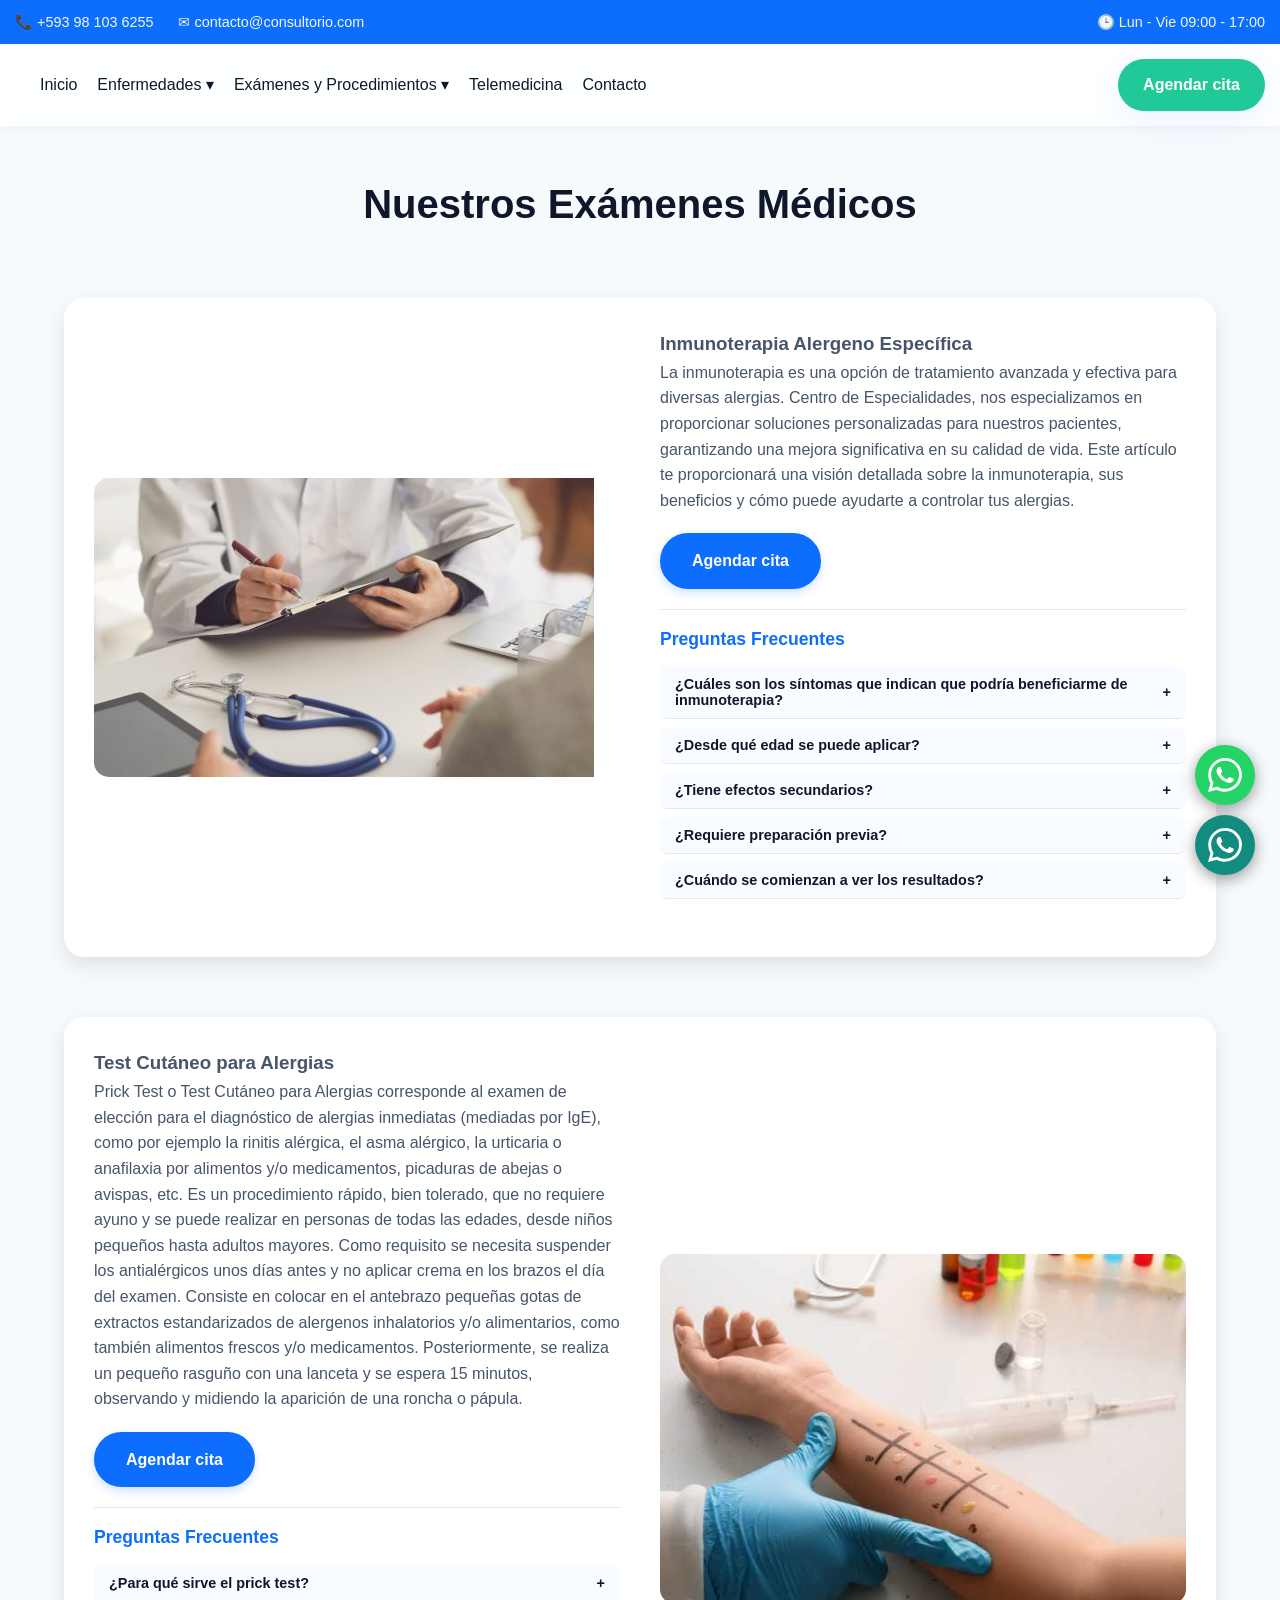
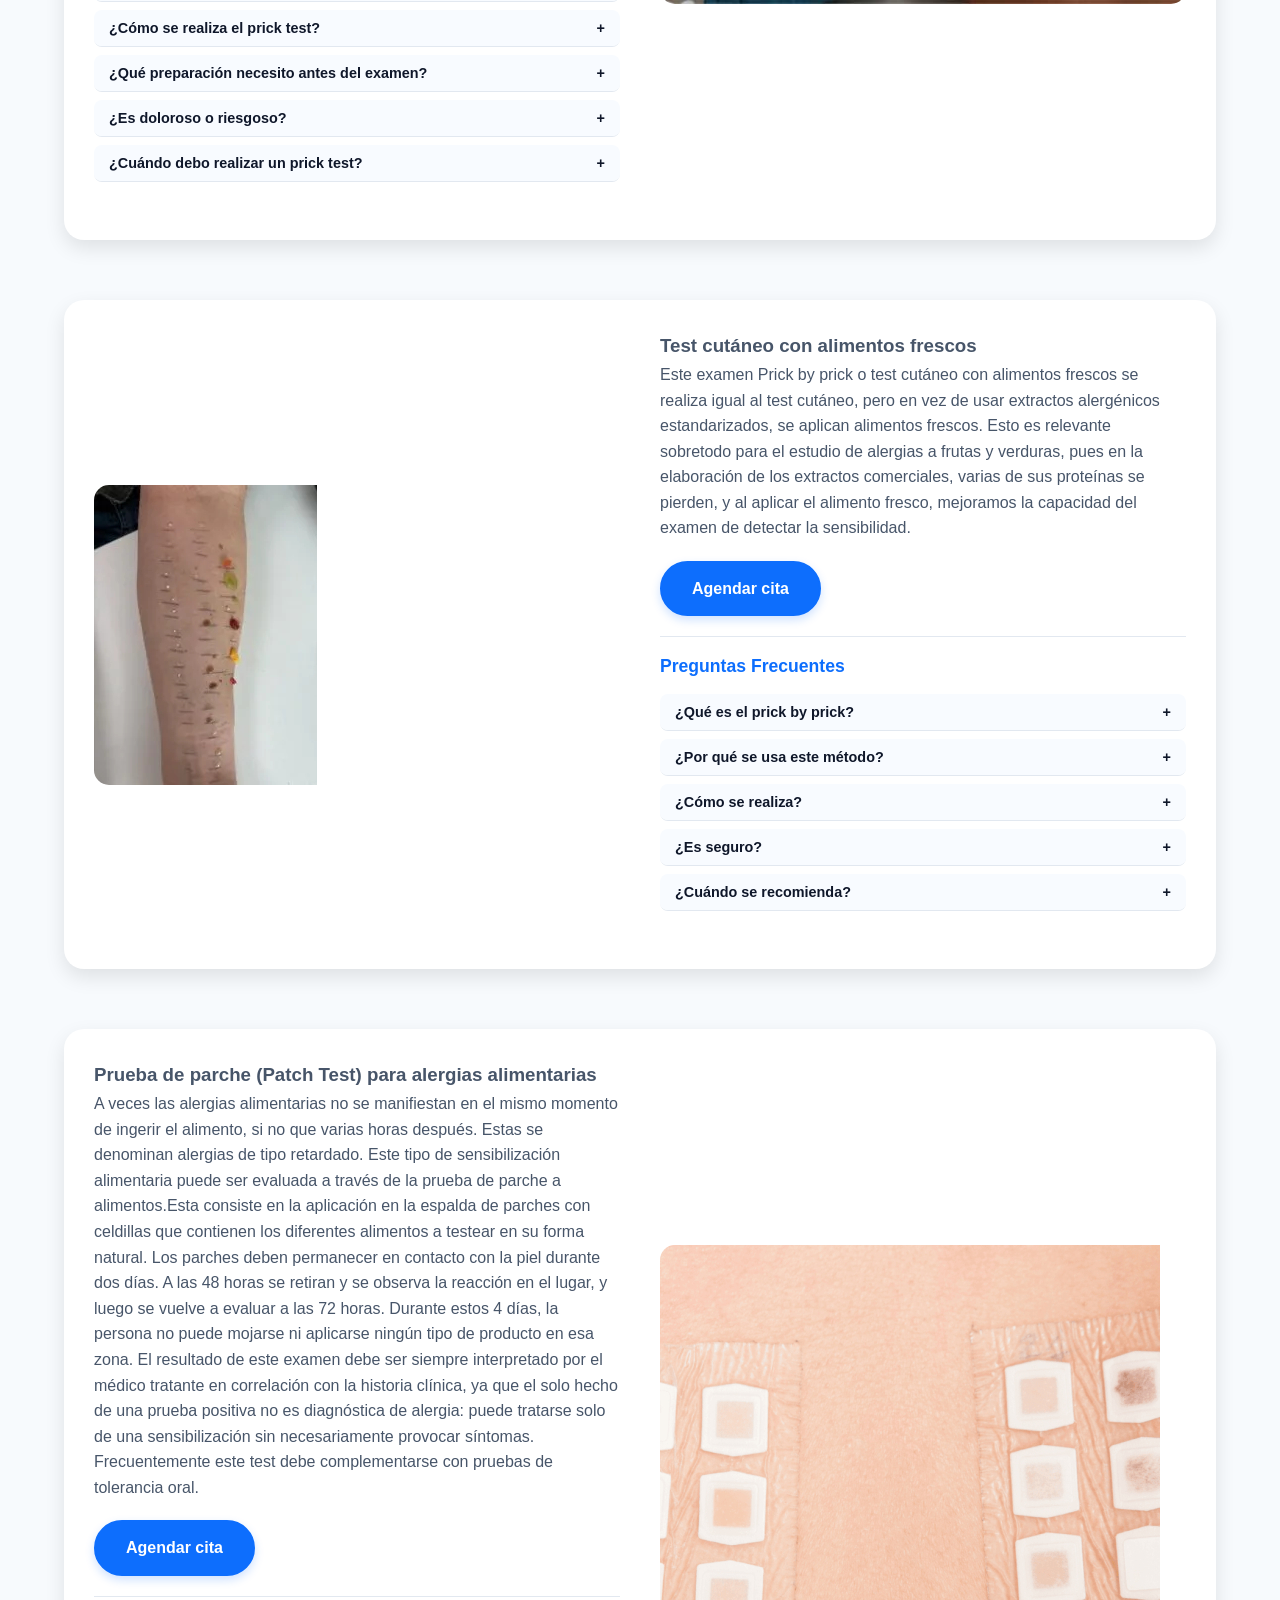
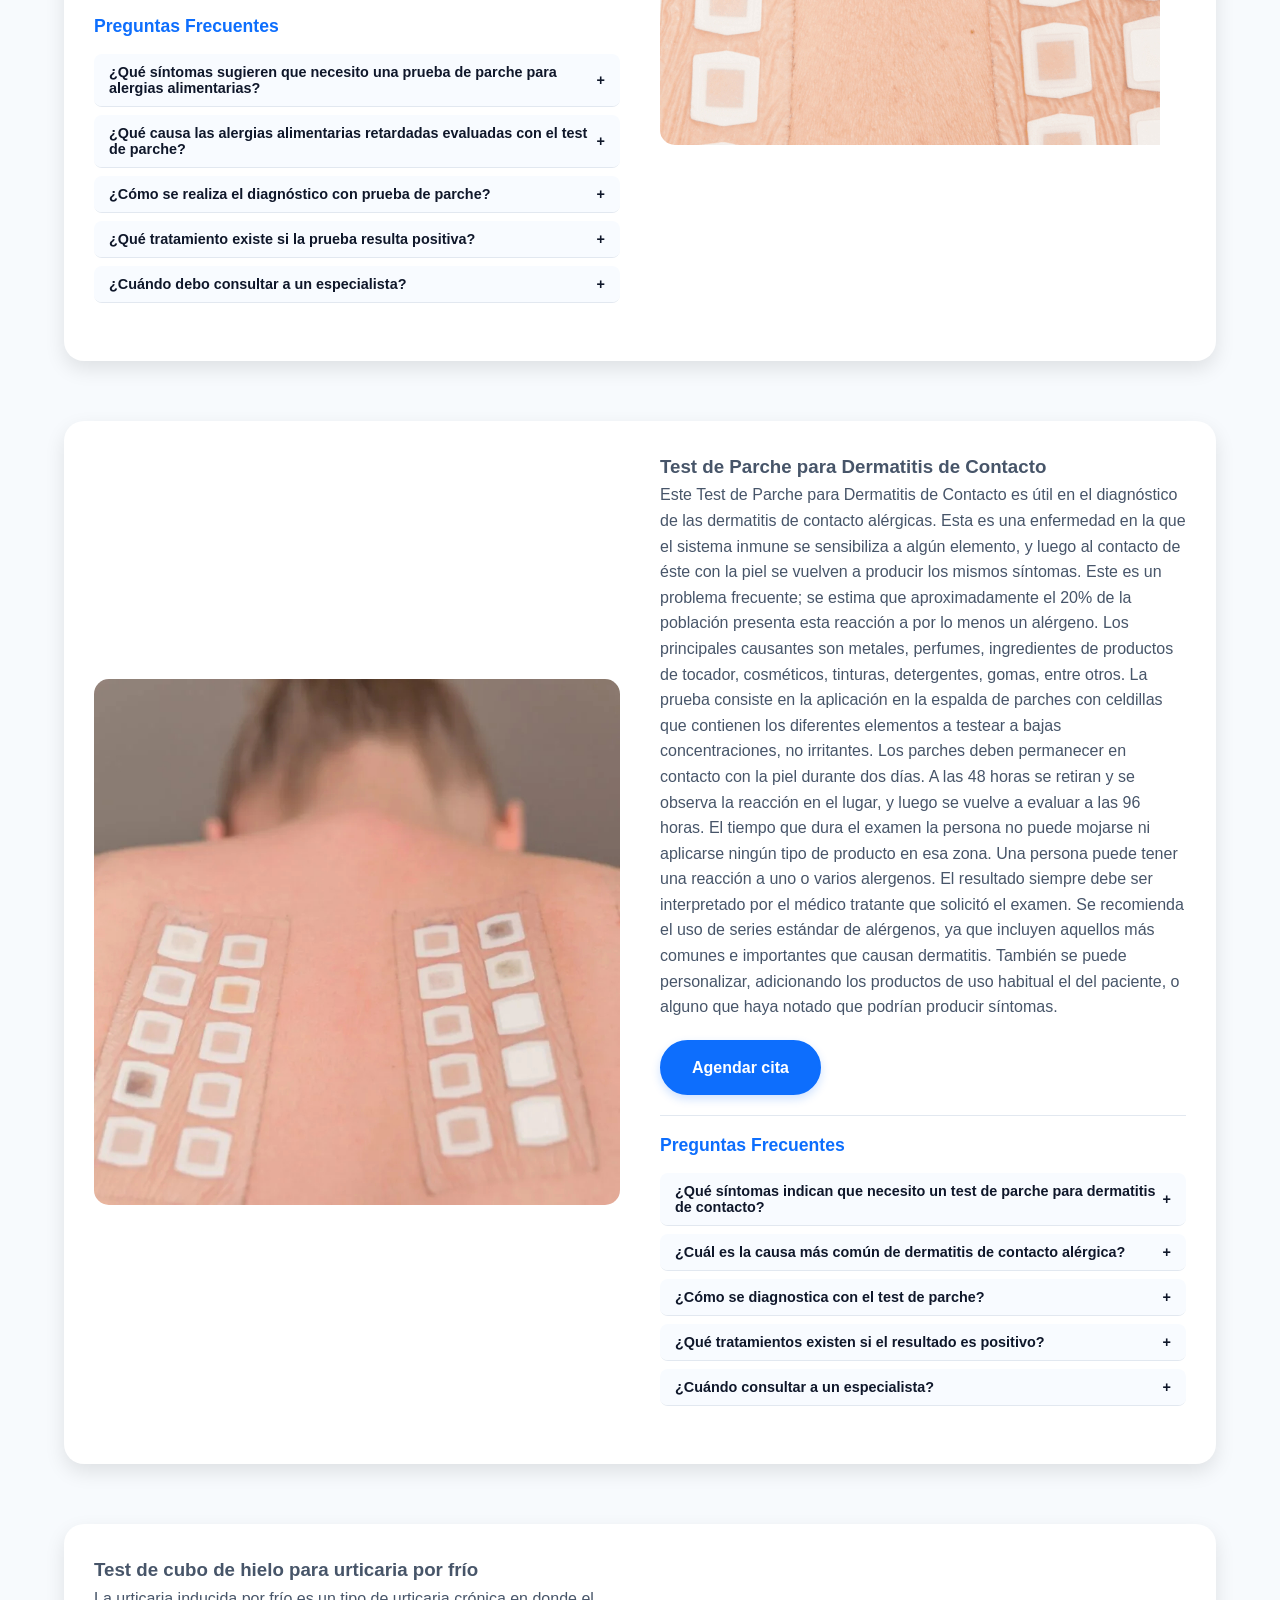
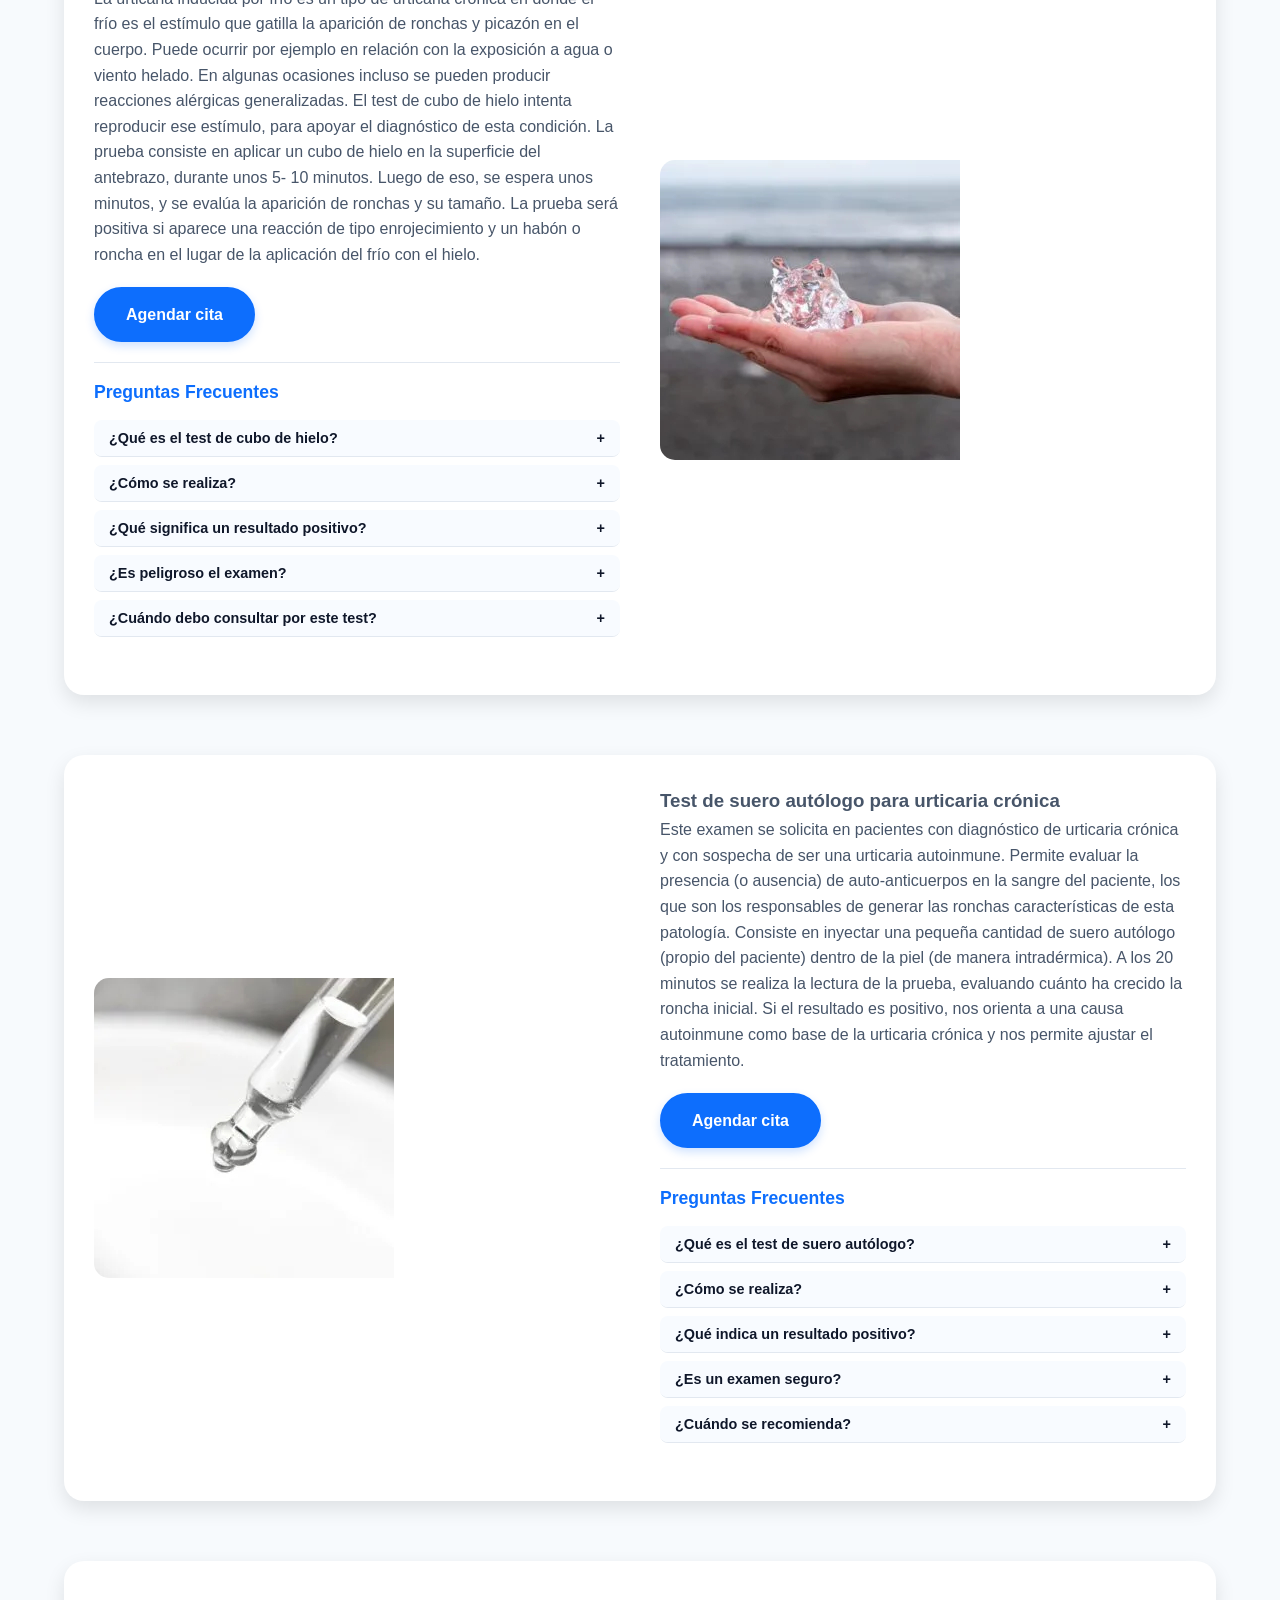
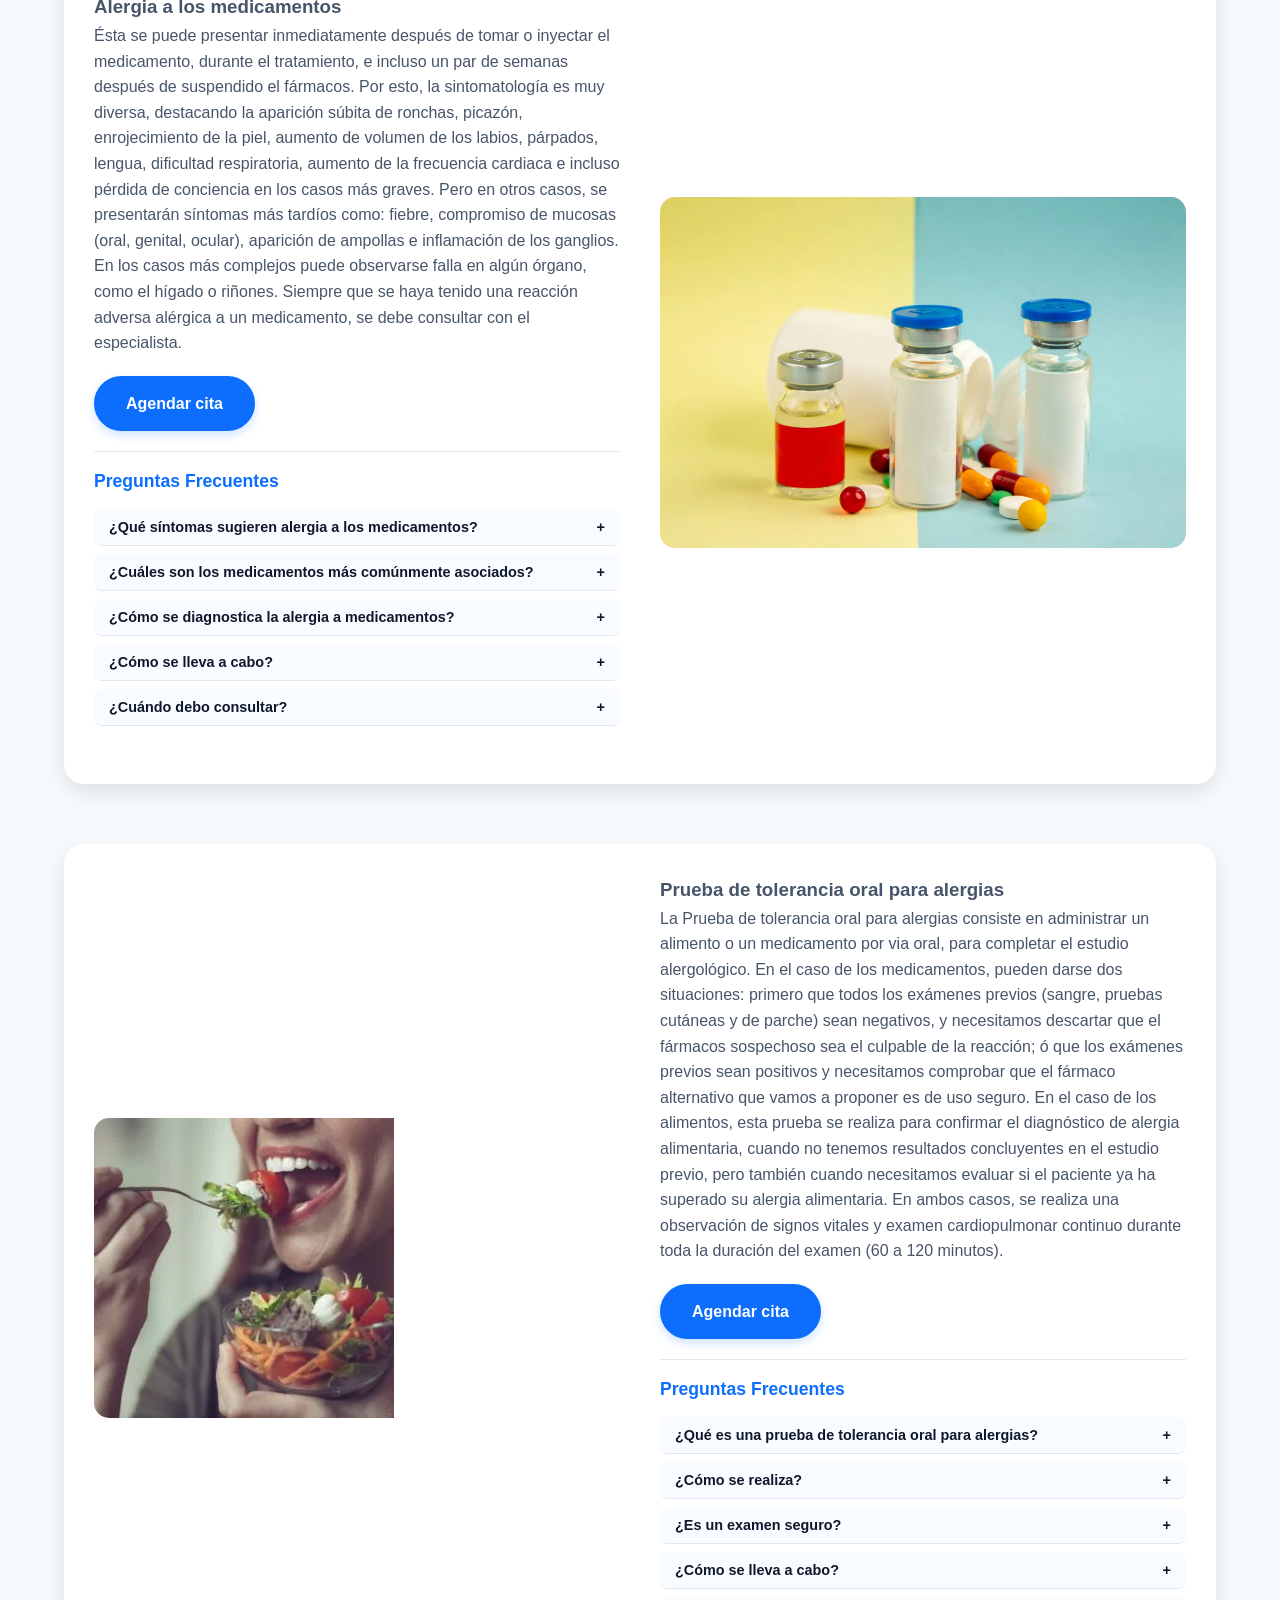
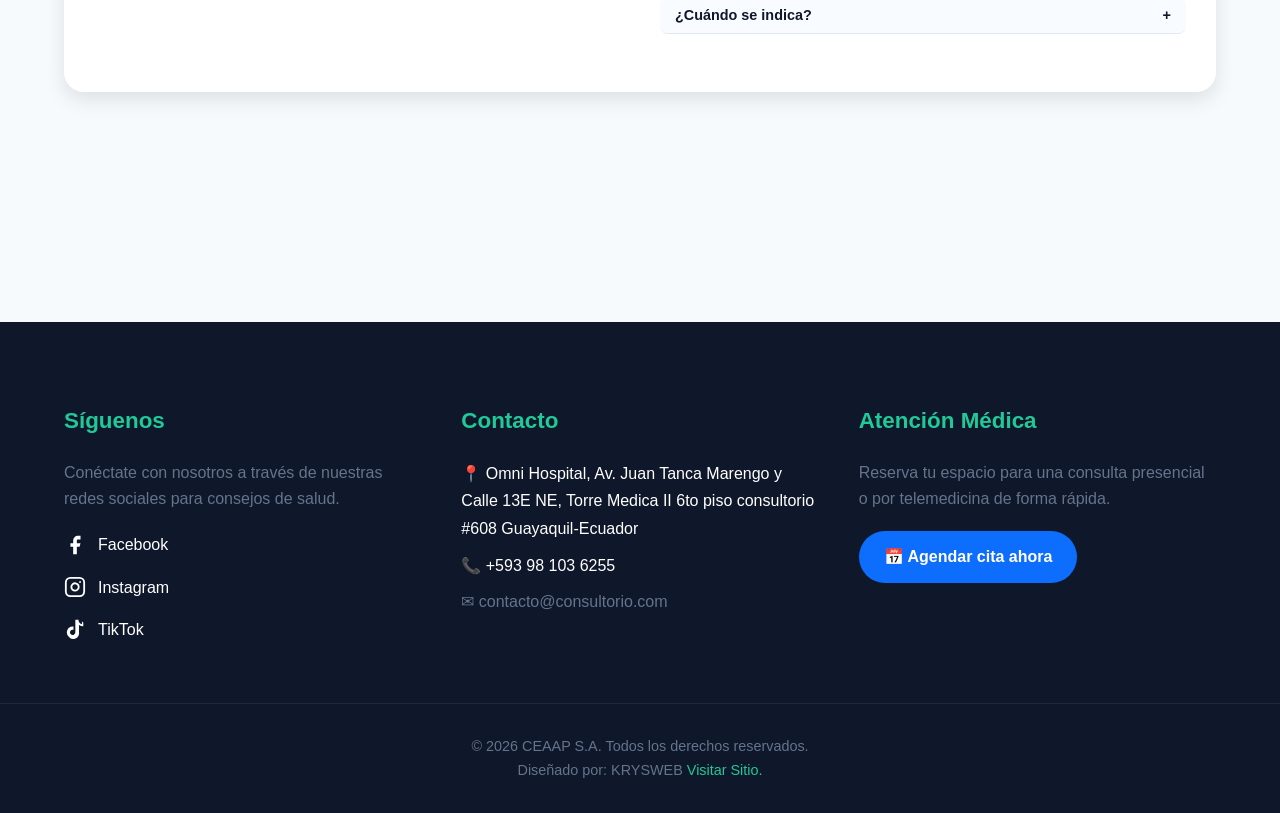
<file: examenes.html>
<!DOCTYPE html>
<html lang="es">
<head>
<meta charset="UTF-8">
<meta name="viewport" content="width=device-width, initial-scale=1.0">
<title>Consultorio de Enfermedades Respiratorias</title>
<link rel="stylesheet" href="css/estilos.css">
</head>
<body>



<header id="header">

<div class="topbar">

    <div class="container">

        <div class="topbar-left">

            <span>📞 +593 98 103 6255</span>

            <span>✉ contacto@consultorio.com</span>

        </div>

        <div class="topbar-right">

            <span>🕒 Lun - Vie 09:00 - 17:00</span>

        </div>

    </div>

</div>

<div class="header-container">

<nav>

<ul>
    <li><a href="index.html">Inicio</a></li>
    <li class="has-submenu">
    <a href="enfermedades.html">Enfermedades ▾</a>
    <ul class="submenu">
                <!-- Opción 1 -->
                <li class="has-submenu-level2">
                    <a href="#">Alergias Respiratorias ‣</a>
                    <ul class="submenu-level2">
                        <li><a href="detalle.html?tipo=rinitis">Rinitis Alérgica</a></li>
                        <li><a href="detalle.html?tipo=asmabronquial">Asma Bronquial</a></li>
                        <li><a href="detalle.html?tipo=alergiamascotas">Alergia a mascotas</a></li>
                        <li><a href="detalle.html?tipo=inmunoterapia">Inmunoterapia</a></li>
                    </ul>
                </li>
                <!-- Opción 2 -->
                <li class="has-submenu-level2">
                    <a href="#">Alergias Ojos ‣</a>
                    <ul class="submenu-level2">
                        <li><a href="detalle.html?tipo=conjuntivitis">Conjuntivitis Alérgica</a></li>
                        <li><a href="detalle.html?tipo=dermatitis">Dermatitis palpebral</a></li>
                    </ul>
                </li>
                <!-- Opción 3 -->
                <li class="has-submenu-level2">
                    <a href="#">Alergias Alimentarias ‣</a>
                    <ul class="submenu-level2">
                        <li><a href="detalle.html?tipo=alergialimentaria">Alergias Alimentaria</a></li>
                        <li><a href="detalle.html?tipo=alergiasoya">Alergia alimentaria a la soya</a></li>
                        <li><a href="detalle.html?tipo=alergiaoral">Síndrome de alergia oral</a></li>
                    </ul>
                </li>
                <!-- Opción 4 -->
                <li class="has-submenu-level2">
                    <a href="#">Alergias en Piel ‣</a>
                    <ul class="submenu-level2">
                        <li><a href="detalle.html?tipo=alergiaurticaria">Urticaria y Angioedema</a></li>
                        <li><a href="detalle.html?tipo=alergiadermatitis">Dermatitis de contacto</a></li>
                        <li><a href="detalle.html?tipo=dermatitisatopica">Dermatitis Atópica</a></li>
                    </ul>
                </li>
                <!-- Opción 5 -->
                <li class="has-submenu-level2">
                    <a href="#">Urgencias Alérgicas ‣</a>
                    <ul class="submenu-level2">
                        <li><a href="detalle.html?tipo=anafilaxia">Anafilaxia</a></li>
                        <li><a href="detalle.html?tipo=alergiabejas">Alergia a las Abejas y Avispas</a></li>
                        <li><a href="detalle.html?tipo=epipen">Uso de Epipen</a></li>
                    </ul>
                </li>
                <!-- Opción 6 -->
                <li class="has-submenu-level2">
                    <a href="#">Alergia a Medicamentos ‣</a>
                    <ul class="submenu-level2">
                        <li><a href="detalle.html?tipo=examenesangre">Exámenes de sangre</a></li>
                        <li><a href="detalle.html?tipo=alergialatex">Alergia al látex</a></li>
                    </ul>
                </li>
                <!-- Opción 7 -->
                <li class="has-submenu-level2">
                    <a href="#">Defensas ‣</a>
                    <ul class="submenu-level2">
                        <li><a href="detalle.html?tipo=defensasbajas">Defensas Bajas</a></li>
                    </ul>
                </li>
                <!-- Opción 8 -->
                <li class="has-submenu-level2">
                    <a href="#">Dermatología ‣</a>
                    <ul class="submenu-level2">
                        <li><a href="detalle.html?tipo=acne">Acné</a></li>
                        <li><a href="detalle.html?tipo=psoriasis">Psoriasis</a></li>
                        <li><a href="detalle.html?tipo=rosacea">Rosácea</a></li>
                    </ul>
                </li>
    </ul>
</li>
    <li class="has-submenu">
        <a href="examenes.html">Exámenes y Procedimientos ▾</a>
        <ul class="submenu">
            <li><a href="examenes.html#inmunoterapia">Inmunoterapia Alergeno Específica</a></li>
            <li><a href="examenes.html#test-cutaneo">Test Cutáneo para Alergias</a></li>
            <li><a href="examenes.html#test-alimentos">Test cutáneo con alimentos frescos</a></li>
            <li><a href="examenes.html#patch-test">Prueba de parche (Patch Test)</a></li>
            <li><a href="examenes.html#dermatitis">Test de Parche para Dermatitis de Contacto</a></li>
            <li><a href="examenes.html#hielo">Test de cubo de hielo para urticaria por frío</a></li>
            <li><a href="examenes.html#suero">Test de suero autólogo para urticaria crónica</a></li>
            <li><a href="examenes.html#medicamentos">Alergia a los medicamentos</a></li>
            <li><a href="examenes.html#tolerancia">Prueba de tolerancia oral para alergias</a></li>
        </ul>
    </li>
    <li><a href="telemedicina.html">Telemedicina</a></li>
    <li><a href="contacto.html">Contacto</a></li>
</ul>

</nav>

<a href="agenda.html" class="btn-header">

Agendar cita

</a>

<button class="menu-toggle">

<span></span>

<span></span>

<span></span>

</button>

</div>

</header>


<main class="examenes-page" style="padding: 120px 0;">
    <div class="container">
        <h1 class="section-title">Nuestros Exámenes Médicos</h1>
        
        <div id="examenes-grid-unique">

            <article id="inmunoterapia" class="exam-card-unique img-left">
                <div class="exam-img-unique"><img src="img/examenes/examen-inmunoterapia.jpg" alt="Examen"></div>
                <div class="exam-content-unique">
                    <h3>Inmunoterapia Alergeno Específica</h3>
                    <p>La inmunoterapia es una opción de tratamiento avanzada y efectiva para diversas alergias. Centro de Especialidades, nos especializamos en proporcionar soluciones personalizadas para nuestros pacientes, garantizando una mejora significativa en su calidad de vida. Este artículo te proporcionará una visión detallada sobre la inmunoterapia, sus beneficios y cómo puede ayudarte a controlar tus alergias.</p>
                    <a href="agenda.html" class="btn-agendar-unique">Agendar cita</a>
                    <!------------------------------->
                    <div class="exam-faq-container">
                        <h4>Preguntas Frecuentes</h4>
                        <div class="faq-item">
                            <button class="faq-question">¿Cuáles son los síntomas que indican que podría beneficiarme de inmunoterapia?<span>+</span></button>
                            <div class="faq-answer"><p>Rinitis, conjuntivitis, asma alérgica, alergia a ácaros, pólenes, mascotas o insectos, que no responden bien a medicamentos o requieren tratamientos continuos. En el Centro de Especialidades evaluamos si eres candidato.</p></div>
                        </div>
                        <div class="faq-item">
                            <button class="faq-question">¿Desde qué edad se puede aplicar? <span>+</span></button>
                            <div class="faq-answer"><p>Suele indicarse en niños desde los 2 años y adultos tras previa evaluación del especialista.</p></div>
                        </div>
                        <div class="faq-item">
                            <button class="faq-question">¿Tiene efectos secundarios? <span>+</span></button>
                            <div class="faq-answer"><p>Los efectos locales como inflamación leve son comunes. El especialista monitorea cada dosis.</p></div>
                        </div>
                        <div class="faq-item">
                            <button class="faq-question">¿Requiere preparación previa? <span>+</span></button>
                            <div class="faq-answer"><p>Sí, se realiza una evaluación mediante pruebas de alergia para preparar la fórmula exacta.</p></div>
                        </div>
                        <div class="faq-item">
                            <button class="faq-question">¿Cuándo se comienzan a ver los resultados? <span>+</span></button>
                            <div class="faq-answer"><p>La mayoría de pacientes nota mejoría sostenida en los primeros 6 a 12 meses de tratamiento.</p></div>
                        </div>
                    </div>
                </div>
            </article>

            <article id="test-cutaneo" class="exam-card-unique img-right">
                <div class="exam-img-unique"><img src="img/examenes/examen-cutaneo.jpg" alt="Examen"></div>
                <div class="exam-content-unique">
                    <h3>Test Cutáneo para Alergias</h3>
                    <p>Prick Test o Test Cutáneo para Alergias corresponde al examen de elección para el diagnóstico de alergias inmediatas (mediadas por IgE), como por ejemplo la rinitis alérgica, el asma alérgico, la urticaria o anafilaxia por alimentos y/o medicamentos, picaduras de abejas o avispas, etc. Es un procedimiento rápido, bien tolerado, que no requiere ayuno y se puede realizar en personas de todas las edades, desde niños pequeños hasta adultos mayores. Como requisito se necesita suspender los antialérgicos unos días antes y no aplicar crema en los brazos el día del examen. Consiste en colocar en el antebrazo pequeñas gotas de extractos estandarizados de alergenos inhalatorios y/o alimentarios, como también alimentos frescos y/o medicamentos. Posteriormente, se realiza un pequeño rasguño con una lanceta y se espera 15 minutos, observando y midiendo la aparición de una roncha o pápula.</p>
                    <a href="agenda.html" class="btn-agendar-unique">Agendar cita</a>

                    <div class="exam-faq-container">
                        <h4>Preguntas Frecuentes</h4>
                        <div class="faq-item">
                            <button class="faq-question">¿Para qué sirve el prick test?<span>+</span></button>
                            <div class="faq-answer"><p>El prick test identifica alergias inmediatas mediadas por IgE, como rinitis alérgica, asma, alergia alimentaria inmediata o alergia a picaduras de insectos. En el Centro de Especialidades es el examen de elección para el estudio inicial de alergias.</p></div>
                        </div>
                        <div class="faq-item">
                            <button class="faq-question">¿Cómo se realiza el prick test?<span>+</span></button>
                            <div class="faq-answer"><p>Se aplican gotas de extractos alergénicos en el antebrazo y se hace un pequeño rasguño superficial. Tras 15 minutos, se mide la reacción. En el Centro de Especialidades utilizamos extractos estandarizados de alta sensibilidad.</p></div>
                        </div>
                        <div class="faq-item">
                            <button class="faq-question">¿Qué preparación necesito antes del examen?<span>+</span></button>
                            <div class="faq-answer"><p>Debes suspender los antihistamínicos 7 días antes y evitar cremas en los brazos el día del examen. En el Centro de Especialidades te enviamos instrucciones personalizadas.</p></div>
                        </div>
                        <div class="faq-item">
                            <button class="faq-question">¿Es doloroso o riesgoso?<span>+</span></button>
                            <div class="faq-answer"><p>Es mínimamente molesto y seguro incluso en niños pequeños. En el Centro de Especialidades siempre serás atendido y  supervisado por personal entrenado.</p></div>
                        </div>
                        <div class="faq-item">
                            <button class="faq-question">¿Cuándo debo realizar un prick test?<span>+</span></button>
                            <div class="faq-answer"><p>Si tienes síntomas respiratorios alérgicos, sospecha de alergia alimentaria inmediata, al látex o una reacción a picaduras de insectos. En el Centro de Especialidades definimos la batería exacta según tus síntomas.</p></div>
                        </div>
                    </div>

                </div>
            </article>

            <article id="test-alimentos" class="exam-card-unique img-left">
                <div class="exam-img-unique"><img src="img/examenes/examen-cutaneo-alimentos.jpg" alt="Examen"></div>
                <div class="exam-content-unique">
                    <h3>Test cutáneo con alimentos frescos</h3>
                    <p>Este examen Prick by prick o test cutáneo con alimentos frescos se realiza igual al test cutáneo, pero en vez de usar extractos alergénicos estandarizados, se aplican alimentos frescos. Esto es relevante sobretodo para el estudio de alergias a frutas y verduras, pues en la elaboración de los extractos comerciales, varias de sus proteínas se pierden, y al aplicar el alimento fresco, mejoramos la capacidad del examen de detectar la sensibilidad.</p>
                    <a href="agenda.html" class="btn-agendar-unique">Agendar cita</a>

                    <div class="exam-faq-container">
                        <h4>Preguntas Frecuentes</h4>
                        <div class="faq-item">
                            <button class="faq-question">¿Qué es el prick by prick?<span>+</span></button>
                            <div class="faq-answer"><p>Es un test cutáneo donde se utiliza el alimento fresco en vez de extractos comerciales, útil sobre todo para frutas y verduras cuya proteína se degrada al procesarse. En el Centro de Especialidades lo usamos cuando se requiere mayor precisión diagnóstica.</p></div>
                        </div>
                        <div class="faq-item">
                            <button class="faq-question">¿Por qué se usa este método?<span>+</span></button>
                            <div class="faq-answer"><p>Porque permite estudiar alimentos no incluidos en las baterías tradicionales y también porque nos ayuda a aumentar la sensibilidad del prick test tradicional. En el Centro de Especialidades lo indicamos especialmente en síndrome de alergia oral o alergia a frutas.</p></div>
                        </div>
                        <div class="faq-item">
                            <button class="faq-question">¿Cómo se realiza?<span>+</span></button>
                            <div class="faq-answer"><p>Se realiza de igual manera que el prick test. La lectura se realiza a los 15 minutos. En el Centro de Especialidades seguimos estándares internacionales de seguridad.</p></div>
                        </div>
                        <div class="faq-item">
                            <button class="faq-question">¿Es seguro?<span>+</span></button>
                            <div class="faq-answer"><p>Sí, es un examen rápido y seguro, realizado bajo supervisión médica. En el Centro de Especialidades contamos con equipo preparado para cualquier reacción inmediata.</p></div>
                        </div>
                        <div class="faq-item">
                            <button class="faq-question">¿Cuándo se recomienda?<span>+</span></button>
                            <div class="faq-answer"><p>Cuando existe sospecha de alergia a frutas, verduras o alimentos donde el extracto comercial no es confiable o no se encuentra disponible. En el Centro de Especialidades decidimos caso a caso.</p></div>
                        </div>
                    </div>

                </div>
            </article>

            <article id="patch-test" class="exam-card-unique img-right">
                <div class="exam-img-unique"><img src="img/examenes/examen-parche.jpg" alt="Examen"></div>
                <div class="exam-content-unique">
                    <h3>Prueba de parche (Patch Test) para alergias alimentarias</h3>
                    <p>A veces las alergias alimentarias no se manifiestan en el mismo momento de ingerir el alimento, si no que varias horas después. Estas se denominan alergias de tipo retardado. Este tipo de sensibilización alimentaria puede ser evaluada a través de la prueba de parche a alimentos.Esta consiste en la aplicación en la espalda de parches con celdillas que contienen los diferentes alimentos a testear en su forma natural. Los parches deben permanecer en contacto con la piel durante dos días. A las 48 horas se retiran y se observa la reacción en el lugar, y luego se vuelve a evaluar a las 72 horas. Durante estos 4 días, la persona no puede mojarse ni aplicarse ningún tipo de producto en esa zona. El resultado de este examen debe ser siempre interpretado por el médico tratante en correlación con la historia clínica, ya que el solo hecho de una prueba positiva no es diagnóstica de alergia: puede tratarse solo de una sensibilización sin necesariamente provocar síntomas. Frecuentemente este test debe complementarse con pruebas de tolerancia oral.</p>
                    <a href="agenda.html" class="btn-agendar-unique">Agendar cita</a>

                    <div class="exam-faq-container">
                        <h4>Preguntas Frecuentes</h4>
                        <div class="faq-item">
                            <button class="faq-question">¿Qué síntomas sugieren que necesito una prueba de parche para alergias alimentarias?<span>+</span></button>
                            <div class="faq-answer"><p>Los test de parches estudian las alergias de tipo retardadas. Las alergias alimentarias retardadas pueden provocar brotes de dermatitis, eccema o molestias digestivas (distensión, diarrea, dolor abdominal, reflujo, etc) varias horas después de comer un determinado alimento. Si tus síntomas aparecen de manera no inmediata y son difíciles de relacionar con un alimento específico, la prueba de parche puede ayudar. En el Centro de Especialidades realizamos esta prueba para identificar reacciones tardías de forma segura y precisa.</p></div>
                        </div>
                        <div class="faq-item">
                            <button class="faq-question">¿Qué causa las alergias alimentarias retardadas evaluadas con el test de parche?<span>+</span></button>
                            <div class="faq-answer"><p>Estas alergias ocurren por una respuesta inmunológica celular (no inmediata) frente a un alimento. Esa reacción suele manifestarse entre 6 y 72 horas después de la exposición. En el Centro de Especialidades evaluamos estas sensibilidades mediante pruebas de parche con alimentos frescos.</p></div>
                        </div>
                        <div class="faq-item">
                            <button class="faq-question">¿Cómo se realiza el diagnóstico con prueba de parche?<span>+</span></button>
                            <div class="faq-answer"><p>Se aplican en la espalda celdillas con alimentos en su forma natural, las que se mantienen durante 48 horas. Luego se realizan 2 lecturas, a las 48 y 72 horas, para identificar las reacciones inflamatorias. En el Centro de Especialidades este examen siempre es interpretado por un inmunólogo.</p></div>
                        </div>
                        <div class="faq-item">
                            <button class="faq-question">¿Qué tratamiento existe si la prueba resulta positiva?<span>+</span></button>
                            <div class="faq-answer"><p>El tratamiento depende del alimento implicado y de la correlación clínica. Puede incluir restricción temporal, ajustes nutricionales o prueba de tolerancia oral. En el Centro de Especialidades te guiamos paso a paso para evitar restricciones innecesarias.</p></div>
                        </div>
                        <div class="faq-item">
                            <button class="faq-question">¿Cuándo debo consultar a un especialista?<span>+</span></button>
                            <div class="faq-answer"><p>Si presentas dermatitis recurrente, eccema persistente o sospechas que ciertos alimentos empeoran tu piel, tu sistema digestivo, solicita una evaluación. En el Centro de Especialidades contamos con especialistas y nutricionistas expertos en alergia alimentaria.</p></div>
                        </div>
                    </div>

                </div>
            </article>

            <article id="dermatitis" class="exam-card-unique img-left">
                <div class="exam-img-unique"><img src="img/examenes/examen-parche-dermatitis.jpg" alt="Examen"></div>
                <div class="exam-content-unique">
                    <h3>Test de Parche para Dermatitis de Contacto</h3>
                    <p>Este Test de Parche para Dermatitis de Contacto es útil en el diagnóstico de las dermatitis de contacto alérgicas. Esta es una enfermedad en la que el sistema inmune se sensibiliza a algún elemento, y luego al contacto de éste con la piel se vuelven a producir los mismos síntomas. Este es un problema frecuente; se estima que aproximadamente el 20% de la población presenta esta reacción a por lo menos un alérgeno. Los principales causantes son metales, perfumes, ingredientes de productos de tocador, cosméticos, tinturas, detergentes, gomas, entre otros. La prueba consiste en la aplicación en la espalda de parches con celdillas que contienen los diferentes elementos a testear a bajas concentraciones, no irritantes. Los parches deben permanecer en contacto con la piel durante dos días. A las 48 horas se retiran y se observa la reacción en el lugar, y luego se vuelve a evaluar a las 96 horas. El tiempo que dura el examen la persona no puede mojarse ni aplicarse ningún tipo de producto en esa zona. Una persona puede tener una reacción a uno o varios alergenos. El resultado siempre debe ser interpretado por el médico tratante que solicitó el examen. Se recomienda el uso de series estándar de alérgenos, ya que incluyen aquellos más comunes e importantes que causan dermatitis. También se puede personalizar, adicionando los productos de uso habitual el del paciente, o alguno que haya notado que podrían producir síntomas.</p>
                    <a href="agenda.html" class="btn-agendar-unique">Agendar cita</a>

                    <div class="exam-faq-container">
                        <h4>Preguntas Frecuentes</h4>
                        <div class="faq-item">
                            <button class="faq-question">¿Qué síntomas indican que necesito un test de parche para dermatitis de contacto?<span>+</span></button>
                            <div class="faq-answer"><p>Si presentas enrojecimiento, picazón, descamación o lesiones cutáneas que aparecen en zonas donde la piel toma contacto con cosméticos, metales, cremas, detergentes u otros productos, este examen puede identificar el alérgeno responsable. En el Centro de Especialidades realizamos esta prueba con estándares internacionales.</p></div>
                        </div>
                        <div class="faq-item">
                            <button class="faq-question">¿Cuál es la causa más común de dermatitis de contacto alérgica?<span>+</span></button>
                            <div class="faq-answer"><p>Los alérgenos más frecuentes son metales (como níquel), perfumes, conservantes, tinturas, sustancias de productos cosméticos o detergentes. En el Centro de Especialidades usamos baterías estándar y personalizadas según el caso.</p></div>
                        </div>
                        <div class="faq-item">
                            <button class="faq-question">¿Cómo se diagnostica con el test de parche?<span>+</span></button>
                            <div class="faq-answer"><p>Se aplican parches en la espalda con sustancias a concentraciones no irritantes, se mantienen 48 horas y luego se realizan lecturas a las 48 y 96 horas. En el Centro de Especialidades interpretamos los resultados en correlación con tu historia clínica.</p></div>
                        </div>
                        <div class="faq-item">
                            <button class="faq-question">¿Qué tratamientos existen si el resultado es positivo?<span>+</span></button>
                            <div class="faq-answer"><p>El manejo incluye evitar el alérgeno, uso de barreras protectoras así como la aplicación de tratamientos locales. En el Centro de Especialidades te orientamos para reemplazar productos y prevenir recaídas.</p></div>
                        </div>
                        <div class="faq-item">
                            <button class="faq-question">¿Cuándo consultar a un especialista?<span>+</span></button>
                            <div class="faq-answer"><p>Cuando la dermatitis es recurrente, no mejora con tratamientos tradicionales o empeora con productos cotidianos. En el Centro de Especialidades somos especialistas en identificar la causa precisa.</p></div>
                        </div>
                    </div>

                </div>

                </div>
            </article>

            <article id="hielo" class="exam-card-unique img-right">
                <div class="exam-img-unique"><img src="img/examenes/examen-cubo-hielo.jpg" alt="Examen"></div>
                <div class="exam-content-unique">
                    <h3>Test de cubo de hielo para urticaria por frío</h3>
                    <p>La urticaria inducida por frío es un tipo de urticaria crónica en donde el frío es el estímulo que gatilla la aparición de ronchas y picazón en el cuerpo. Puede ocurrir por ejemplo en relación con la exposición a agua o viento helado. En algunas ocasiones incluso se pueden producir reacciones alérgicas generalizadas. El test de cubo de hielo intenta reproducir ese estímulo, para apoyar el diagnóstico de esta condición. La prueba consiste en aplicar un cubo de hielo en la superficie del antebrazo, durante unos 5- 10 minutos. Luego de eso, se espera unos minutos, y se evalúa la aparición de ronchas y su tamaño. La prueba será positiva si aparece una reacción de tipo enrojecimiento y un habón o roncha en el lugar de la aplicación del frío con el hielo.</p>
                    <a href="agenda.html" class="btn-agendar-unique">Agendar cita</a>

                    <div class="exam-faq-container">
                        <h4>Preguntas Frecuentes</h4>
                        <div class="faq-item">
                            <button class="faq-question">¿Qué es el test de cubo de hielo?<span>+</span></button>
                            <div class="faq-answer"><p>Es un examen que reproduce el estímulo frío para diagnosticar urticaria inducida por frío. En el Centro de Especialidades lo utilizamos para confirmar esta forma específica de urticaria física.</p></div>
                        </div>
                        <div class="faq-item">
                            <button class="faq-question">¿Cómo se realiza?<span>+</span></button>
                            <div class="faq-answer"><p>Se aplica un cubo de hielo en el antebrazo por 5–10 minutos y luego se observa si aparece una roncha. En el Centro de Especialidades lo realizamos de forma controlada.</p></div>
                        </div>
                        <div class="faq-item">
                            <button class="faq-question">¿Qué significa un resultado positivo?<span>+</span></button>
                            <div class="faq-answer"><p>Cuando aparece una roncha en el sitio de exposición, se puede dar por confirmado el diagnóstico de urticaria por frío. En el Centro de Especialidades esto nos ayuda a definir el manejo más seguro</p></div>
                        </div>
                        <div class="faq-item">
                            <button class="faq-question">¿Es peligroso el examen?<span>+</span></button>
                            <div class="faq-answer"><p> No, es seguro cuando se realiza en un centro especializado como el Centro de Especialidades</p></div>
                        </div>
                        <div class="faq-item">
                            <button class="faq-question">¿Cuándo debo consultar por este test?<span>+</span></button>
                            <div class="faq-answer"><p>Si presentas ronchas con agua fría, viento helado o al contacto con hielo. En el Centro de Especialidades te evaluamos para prevenir complicaciones</p></div>
                        </div>
                    </div>

                </div>
            </article>

            <article id="suero" class="exam-card-unique img-left">
                <div class="exam-img-unique"><img src="img/examenes/examen-suero.jpg" alt="Examen"></div>
                <div class="exam-content-unique">
                    <h3>Test de suero autólogo para urticaria crónica</h3>
                    <p>Este examen se solicita en pacientes con diagnóstico de urticaria crónica y con sospecha de ser una urticaria autoinmune. Permite evaluar la presencia (o ausencia) de auto-anticuerpos en la sangre del paciente, los que son los responsables de generar las ronchas características de esta patología. Consiste en inyectar una pequeña cantidad de suero autólogo (propio del paciente) dentro de la piel (de manera intradérmica). A los 20 minutos se realiza la lectura de la prueba, evaluando cuánto ha crecido la roncha inicial. Si el resultado es positivo, nos orienta a una causa autoinmune como base de la urticaria crónica y nos permite ajustar el tratamiento.</p>
                    <a href="agenda.html" class="btn-agendar-unique">Agendar cita</a>

                    <div class="exam-faq-container">
                        <h4>Preguntas Frecuentes</h4>
                        <div class="faq-item">
                            <button class="faq-question">¿Qué es el test de suero autólogo?<span>+</span></button>
                            <div class="faq-answer"><p>Es un examen que ayuda a identificar si una urticaria crónica tiene un origen autoinmune. En el Centro de Especialidades es parte del estudio avanzado de urticaria.</p></div>
                        </div>
                        <div class="faq-item">
                            <button class="faq-question">¿Cómo se realiza?<span>+</span></button>
                            <div class="faq-answer"><p>Se inyecta una pequeña cantidad de suero propio, de forma intradérmica (muy superficial bajo la piel), en el antebrazo. y se observa si crece y cuánto crece la roncha inicial. En el Centro de Especialidades, este examen es realizado por un médico siempre y se efectúa en un ambiente controlado.</p></div>
                        </div>
                        <div class="faq-item">
                            <button class="faq-question">¿Qué indica un resultado positivo?<span>+</span></button>
                            <div class="faq-answer"><p>Sugiere que existen autoanticuerpos que desencadenan la urticaria. En el Centro de Especialidades esto permite ajustar el tratamiento.</p></div>
                        </div>
                        <div class="faq-item">
                            <button class="faq-question">¿Es un examen seguro?<span>+</span></button>
                            <div class="faq-answer"><p>Sí, es un procedimiento mínimamente invasivo y bien tolerado. En el Centro de Especialidades corresponde a un procedimiento médic</p></div>
                        </div>
                        <div class="faq-item">
                            <button class="faq-question">¿Cuándo se recomienda?<span>+</span></button>
                            <div class="faq-answer"><p>Cuando la urticaria es crónica, intensa y resistente a tratamientos habituales. En el Centro de Especialidades decidimos el momento exacto del estudio.</p></div>
                        </div>
                    </div>

                </div>
            </article>

            <article id="medicamentos" class="exam-card-unique img-right">
                <div class="exam-img-unique"><img src="img/examenes/examen-medicamentos.jpg" alt="Examen"></div>
                <div class="exam-content-unique">
                    <h3>Alergia a los medicamentos</h3>
                    <p>Ésta se puede presentar inmediatamente después de tomar o inyectar el medicamento, durante el tratamiento, e incluso un par de semanas después de suspendido el fármacos. Por esto, la sintomatología es muy diversa, destacando la aparición súbita de ronchas, picazón, enrojecimiento de la piel, aumento de volumen de los labios, párpados, lengua, dificultad respiratoria, aumento de la frecuencia cardiaca e incluso pérdida de conciencia en los casos más graves. Pero en otros casos, se presentarán síntomas más tardíos como: fiebre, compromiso de mucosas (oral, genital, ocular), aparición de ampollas e inflamación de los ganglios. En los casos más complejos puede observarse falla en algún órgano, como el hígado o riñones. Siempre que se haya tenido una reacción adversa alérgica a un medicamento, se debe consultar con el especialista.</p>
                    <a href="agenda.html" class="btn-agendar-unique">Agendar cita</a>

                    <div class="exam-faq-container">
                        <h4>Preguntas Frecuentes</h4>
                        <div class="faq-item">
                            <button class="faq-question">¿Qué síntomas sugieren alergia a los medicamentos?<span>+</span></button>
                            <div class="faq-answer"><p>Ronchas, inflamación, picazón, dificultad respiratoria, pérdida de conciencia o reacciones tardías, como rash cutáneo, luego de tomar un fármaco. En el Centro de Especialidades evaluamos estos casos con prioridad.</p></div>
                        </div>
                        <div class="faq-item">
                            <button class="faq-question">¿Cuáles son los medicamentos más comúnmente asociados?<span>+</span></button>
                            <div class="faq-answer"><p>Penicilinas y antiinflamatorios son los más frecuentes, pero cualquier fármaco puede producir alergia. En el Centro de Especialidades realizamos estudios completos.</p></div>
                        </div>
                        <div class="faq-item">
                            <button class="faq-question">¿Cómo se diagnostica la alergia a medicamentos?<span>+</span></button>
                            <div class="faq-answer"><p>Combinamos historia clínica, IgE específicas, prick tests, intradermorreacciones y pruebas de provocación controlada. En el Centro de Especialidades sigue protocolos internacionales.</p></div>
                        </div>
                        <div class="faq-item">
                            <button class="faq-question">¿Cómo se lleva a cabo?<span>+</span></button>
                            <div class="faq-answer"><p>En el Centro de Especialidades podemos realizar pruebas supervisadas o buscar alternativas seguras</p></div>
                        </div>
                        <div class="faq-item">
                            <button class="faq-question">¿Cuándo debo consultar?<span>+</span></button>
                            <div class="faq-answer"><p>Ante cualquier reacción cutánea, respiratoria, cardiovascular o gastrointestinal que se relacione con la administración de un fármaco. En el Centro de Especialidades ofrecemos estudio completo y seguro.</p></div>
                        </div>
                    </div>

                </div>
            </article>

            <article id="tolerancia" class="exam-card-unique img-left">
                <div class="exam-img-unique"><img src="img/examenes/examen-oral-alergia.jpg" alt="Examen"></div>
                <div class="exam-content-unique">
                    <h3>Prueba de tolerancia oral para alergias</h3>
                    <p>La Prueba de tolerancia oral para alergias consiste en administrar un alimento o un medicamento por via oral, para completar el estudio alergológico. En el caso de los medicamentos, pueden darse dos situaciones: primero que todos los exámenes previos (sangre, pruebas cutáneas y de parche) sean negativos, y necesitamos descartar que el fármacos sospechoso sea el culpable de la reacción; ó que los exámenes previos sean positivos y necesitamos comprobar que el fármaco alternativo que vamos a proponer es de uso seguro. En el caso de los alimentos, esta prueba se realiza para confirmar el diagnóstico de alergia alimentaria, cuando no tenemos resultados concluyentes en el estudio previo, pero también cuando necesitamos evaluar si el paciente ya ha superado su alergia alimentaria. En ambos casos, se realiza una observación de signos vitales y examen cardiopulmonar continuo durante toda la duración del examen (60 a 120 minutos).</p>
                    <a href="agenda.html" class="btn-agendar-unique">Agendar cita</a>

                    <div class="exam-faq-container">
                        <h4>Preguntas Frecuentes</h4>
                        <div class="faq-item">
                            <button class="faq-question">¿Qué es una prueba de tolerancia oral para alergias?<span>+</span></button>
                            <div class="faq-answer"><p>Es el examen definitivo para confirmar o descartar una alergia alimentaria o medicamentosa. Consiste en ingerir el alimento/medicamento sospechoso bajo supervisión médica. En el Centro de Especialidades es el gold standard del diagnóstico.</p></div>
                        </div>
                        <div class="faq-item">
                            <button class="faq-question">¿Cómo se realiza?<span>+</span></button>
                            <div class="faq-answer"><p>Para confirmar alergias, evaluar tolerancia adquirida o reintroducir alimentos/fármacos. En el Centro de Especialidades se realiza con protocolos estrictos.</p></div>
                        </div>
                        <div class="faq-item">
                            <button class="faq-question">¿Es un examen seguro?<span>+</span></button>
                            <div class="faq-answer"><p>Sí, cuando el paciente es elegido correctamente y se realiza en centros especializados como el Centro de Especialidades, donde contamos con todo el equipamiento necesario</p></div>
                        </div>
                        <div class="faq-item">
                            <button class="faq-question">¿Cómo se lleva a cabo?<span>+</span></button>
                            <div class="faq-answer"><p>El paciente consume el alimento/fármaco en dosis crecientes mientras se monitorean sus síntomas y signos vitales. Corresponde a un procedimiento médico. En el Centro de Especialidades se supervisa constantemente.</p></div>
                        </div>
                        <div class="faq-item">
                            <button class="faq-question">¿Cuándo se indica?<span>+</span></button>
                            <div class="faq-answer"><p>Cuando las pruebas de sangre o piel no son concluyentes o para verificar si la alergia ya fue superada. En el Centro de Especialidades decidimos cada caso cuidadosamente.</p></div>
                        </div>
                    </div>

                </div>
            </article>

            
        </div>
    </div>
</main>


<!-- ======================================================
FOOTER (PIE DE PÁGINA)
====================================================== -->
<footer class="site-footer">
    <div class="container footer-grid-container">

<!-- Columna 1: Redes Sociales -->
<div class="footer-column footer-social">
    <h3>Síguenos</h3>
    <p>Conéctate con nosotros a través de nuestras redes sociales para consejos de salud.</p>
    
    <div class="social-links">
        <!-- Facebook -->
        <a href="https://www.facebook.com/share/1DFwMyCNN9/" aria-label="Facebook" class="social-item">
            <svg viewBox="0 0 24 24" width="22" height="22" fill="currentColor">
                <path d="M18 2h-3a5 5 0 0 0-5 5v3H7v4h3v8h4v-8h3l1-4h-4V7a1 1 0 0 1 1-1h3z"></path>
            </svg>
            Facebook
        </a>

        <!-- Instagram -->
        <a href="https://www.instagram.com/v.g_allergy/" aria-label="Instagram" class="social-item">
            <svg viewBox="0 0 24 24" width="22" height="22" fill="none" stroke="currentColor" stroke-width="2" stroke-linecap="round" stroke-linejoin="round">
                <rect x="2" y="2" width="20" height="20" rx="5" ry="5"></rect>
                <path d="M16 11.37A4 4 0 1 1 12.63 8 4 4 0 0 1 16 11.37z"></path>
                <line x1="17.5" y1="6.5" x2="17.51" y2="6.5"></line>
            </svg>
            Instagram
        </a>

        <!-- TikTok -->
        <a href="https://www.tiktok.com/@dr_libio_vera" aria-label="TikTok" class="social-item">
            <svg viewBox="0 0 24 24" width="22" height="22" fill="currentColor">
                <path d="M19.59 6.69a4.83 4.83 0 0 1-3.77-4.25V2h-3.45v13.67a2.89 2.89 0 0 1-5.2 1.74 2.89 2.89 0 0 1 2.31-4.64 2.93 2.93 0 0 1 .88.13V9.4a6.84 6.84 0 0 0-1-.05A6.33 6.33 0 0 0 5 20.17a6.33 6.33 0 0 0 11.38-4.7V7.66a8.55 8.55 0 0 0 4.67 1.34V5.09a7.12 7.12 0 0 1-1.46-1.6z"/>
            </svg>
            TikTok
        </a>
    </div>
</div>

<!-- Columna 2: Información de Contacto -->
<div class="footer-column footer-contact">
    <h3>Contacto</h3>
    <a href="https://maps.app.goo.gl/WHLWAKr8DHBqHDux6" target="_blank" rel="noopener noreferrer" class="footer-link-hover">
        📍 Omni Hospital, Av. Juan Tanca Marengo y Calle 13E NE, Torre Medica II 6to piso consultorio #608 Guayaquil-Ecuador
    </a>
    <a href="https://wa.me/593981036255?text=Hola,%20quisiera%20más%20información." target="_blank" rel="noopener noreferrer" class="footer-link-hover">
        📞 +593 98 103 6255
    </a>
    <p>✉ contacto@consultorio.com</p>
</div>

        <!-- Columna 3: Agendar Citas -->
        <div class="footer-column footer-booking">
            <h3>Atención Médica</h3>
            <p>Reserva tu espacio para una consulta presencial o por telemedicina de forma rápida.</p>
            <a href="agenda.html" class="footer-btn-cita">
                📅 Agendar cita ahora
            </a>
        </div>

    </div>

    <!-- Barra inferior de Copyright -->
    <div class="footer-bottom">
        <div class="container">
            <p>&copy; 2026 CEAAP S.A. Todos los derechos reservados.</p>
            <p>Diseñado por: KRYSWEB <a href="https://www.krysweb.com/">Visitar Sitio.</a></p>
        </div>
    </div>
</footer>

<!-- Botón Flotante de WhatsApp 1 (Principal) -->
<a href="https://wa.me/593981036255?text=Hola,%20solicito%20más%20información%20sobre%20las%20consultas%20médicas." class="btn-whatsapp" target="_blank" rel="noopener noreferrer" aria-label="Chat de WhatsApp Consultas">
    <svg class="whatsapp-icon-svg" viewBox="0 0 24 24" xmlns="http://www.w3.org/2000/svg">
        <path d="M17.472 14.382c-.297-.149-1.758-.867-2.03-.967-.273-.099-.471-.148-.67.15-.197.297-.767.966-.94 1.164-.173.199-.347.223-.644.075-.297-.15-1.255-.463-2.39-1.475-.883-.788-1.48-1.761-1.653-2.059-.173-.297-.018-.458.13-.606.134-.133.298-.347.446-.52.149-.174.198-.298.298-.497.099-.198.05-.371-.025-.52-.075-.149-.669-1.612-.916-2.207-.242-.579-.487-.5-.669-.51-.173-.008-.371-.01-.57-.01-.198 0-.52.074-.792.372-.272.297-1.04 1.016-1.04 2.479 0 1.462 1.065 2.875 1.213 3.074.149.198 2.096 3.2 5.077 4.487.709.306 1.262.489 1.694.625.712.227 1.36.195 1.871.118.571-.085 1.758-.719 2.006-1.413.248-.694.248-1.289.173-1.413-.074-.124-.272-.198-.57-.347m-5.421 7.403h-.004a9.87 9.87 0 01-5.031-1.378l-.361-.214-3.741.982.998-3.648-.235-.374a9.86 9.86 0 01-1.51-5.26c.001-5.45 4.436-9.884 9.888-9.884 2.64 0 5.122 1.03 6.988 2.898a9.825 9.825 0 012.893 6.994c-.003 5.45-4.437 9.884-9.885 9.884m8.413-18.297A11.815 11.815 0 0012.05 0C5.495 0 .16 5.335.157 11.892c0 2.096.547 4.142 1.588 5.945L0 24l6.335-1.662c1.746.953 3.71 1.454 5.709 1.455h.005c6.554 0 11.89-5.335 11.893-11.893a11.821 11.821 0 00-3.48-8.413z" fill="currentColor"/>
    </svg>
</a>

<!-- Botón Flotante de WhatsApp 2 (Secundario / Ubicado debajo) -->
<a href="https://wa.me/593969505956?text=Hola,%20quisiera%20agendar%20una%20cita%20médica." class="btn-whatsapp btn-whatsapp-secondary" target="_blank" rel="noopener noreferrer" aria-label="Chat de WhatsApp Citas">
    <svg class="whatsapp-icon-svg" viewBox="0 0 24 24" xmlns="http://www.w3.org/2000/svg">
        <path d="M17.472 14.382c-.297-.149-1.758-.867-2.03-.967-.273-.099-.471-.148-.67.15-.197.297-.767.966-.94 1.164-.173.199-.347.223-.644.075-.297-.15-1.255-.463-2.39-1.475-.883-.788-1.48-1.761-1.653-2.059-.173-.297-.018-.458.13-.606.134-.133.298-.347.446-.52.149-.174.198-.298.298-.497.099-.198.05-.371-.025-.52-.075-.149-.669-1.612-.916-2.207-.242-.579-.487-.5-.669-.51-.173-.008-.371-.01-.57-.01-.198 0-.52.074-.792.372-.272.297-1.04 1.016-1.04 2.479 0 1.462 1.065 2.875 1.213 3.074.149.198 2.096 3.2 5.077 4.487.709.306 1.262.489 1.694.625.712.227 1.36.195 1.871.118.571-.085 1.758-.719 2.006-1.413.248-.694.248-1.289.173-1.413-.074-.124-.272-.198-.57-.347m-5.421 7.403h-.004a9.87 9.87 0 01-5.031-1.378l-.361-.214-3.741.982.998-3.648-.235-.374a9.86 9.86 0 01-1.51-5.26c.001-5.45 4.436-9.884 9.888-9.884 2.64 0 5.122 1.03 6.988 2.898a9.825 9.825 0 012.893 6.994c-.003 5.45-4.437 9.884-9.885 9.884m8.413-18.297A11.815 11.815 0 0012.05 0C5.495 0 .16 5.335.157 11.892c0 2.096.547 4.142 1.588 5.945L0 24l6.335-1.662c1.746.953 3.71 1.454 5.709 1.455h.005c6.554 0 11.89-5.335 11.893-11.893a11.821 11.821 0 00-3.48-8.413z" fill="currentColor"/>
    </svg>
</a>


<script src="js/main.js"></script>
</body>
</html>
</file>
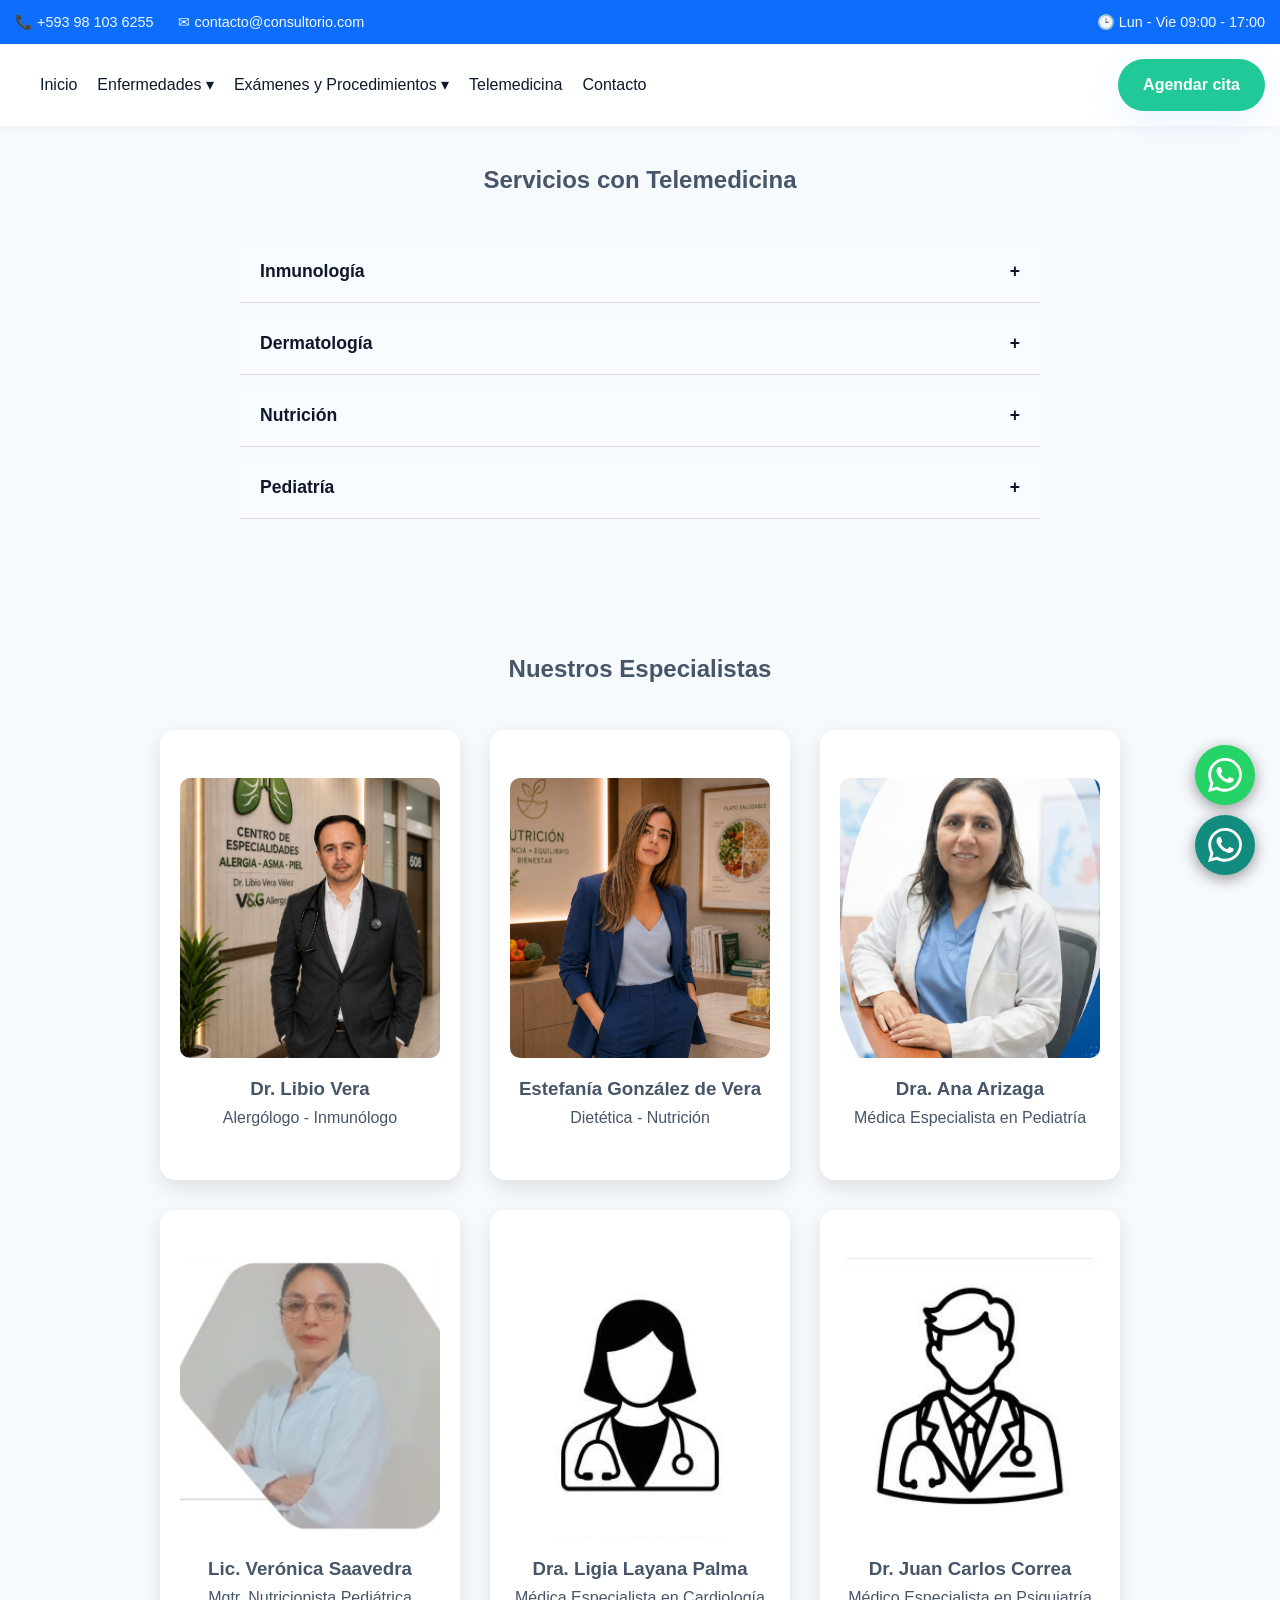
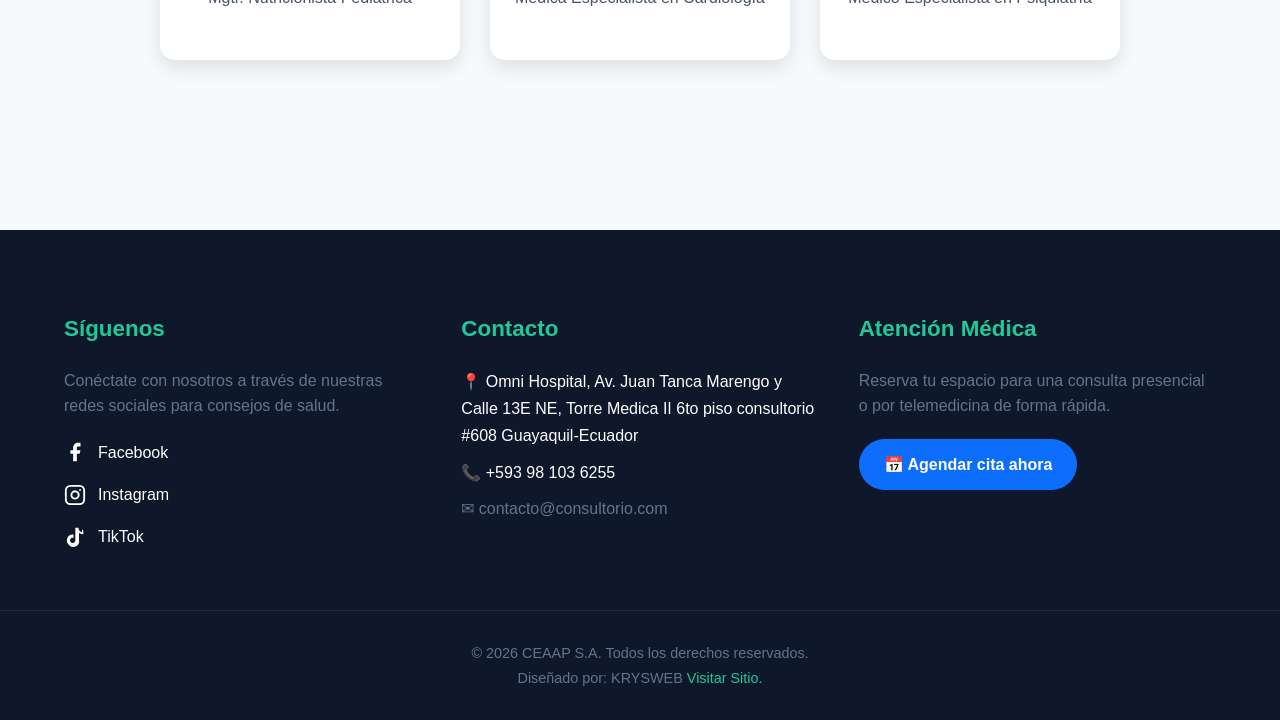
<file: telemedicina.html>
<!DOCTYPE html>
<html lang="es">
<head>
<meta charset="UTF-8">
<meta name="viewport" content="width=device-width, initial-scale=1.0">
<title>Consultorio de Enfermedades Respiratorias</title>
<link rel="stylesheet" href="css/estilos.css">
</head>
<body>



<header id="header">

<div class="topbar">

    <div class="container">

        <div class="topbar-left">

            <span>📞 +593 98 103 6255</span>

            <span>✉ contacto@consultorio.com</span>

        </div>

        <div class="topbar-right">

            <span>🕒 Lun - Vie 09:00 - 17:00</span>

        </div>

    </div>

</div>

<div class="header-container">

<nav>

<ul>
    <li><a href="index.html">Inicio</a></li>
    <li class="has-submenu">
    <a href="enfermedades.html">Enfermedades ▾</a>
    <ul class="submenu">
                <!-- Opción 1 -->
                <li class="has-submenu-level2">
                    <a href="#">Alergias Respiratorias ‣</a>
                    <ul class="submenu-level2">
                        <li><a href="detalle.html?tipo=rinitis">Rinitis Alérgica</a></li>
                        <li><a href="detalle.html?tipo=asmabronquial">Asma Bronquial</a></li>
                        <li><a href="detalle.html?tipo=alergiamascotas">Alergia a mascotas</a></li>
                        <li><a href="detalle.html?tipo=inmunoterapia">Inmunoterapia</a></li>
                    </ul>
                </li>
                <!-- Opción 2 -->
                <li class="has-submenu-level2">
                    <a href="#">Alergias Ojos ‣</a>
                    <ul class="submenu-level2">
                        <li><a href="detalle.html?tipo=conjuntivitis">Conjuntivitis Alérgica</a></li>
                        <li><a href="detalle.html?tipo=dermatitis">Dermatitis palpebral</a></li>
                    </ul>
                </li>
                <!-- Opción 3 -->
                <li class="has-submenu-level2">
                    <a href="#">Alergias Alimentarias ‣</a>
                    <ul class="submenu-level2">
                        <li><a href="detalle.html?tipo=alergialimentaria">Alergias Alimentaria</a></li>
                        <li><a href="detalle.html?tipo=alergiasoya">Alergia alimentaria a la soya</a></li>
                        <li><a href="detalle.html?tipo=alergiaoral">Síndrome de alergia oral</a></li>
                    </ul>
                </li>
                <!-- Opción 4 -->
                <li class="has-submenu-level2">
                    <a href="#">Alergias en Piel ‣</a>
                    <ul class="submenu-level2">
                        <li><a href="detalle.html?tipo=alergiaurticaria">Urticaria y Angioedema</a></li>
                        <li><a href="detalle.html?tipo=alergiadermatitis">Dermatitis de contacto</a></li>
                        <li><a href="detalle.html?tipo=dermatitisatopica">Dermatitis Atópica</a></li>
                    </ul>
                </li>
                <!-- Opción 5 -->
                <li class="has-submenu-level2">
                    <a href="#">Urgencias Alérgicas ‣</a>
                    <ul class="submenu-level2">
                        <li><a href="detalle.html?tipo=anafilaxia">Anafilaxia</a></li>
                        <li><a href="detalle.html?tipo=alergiabejas">Alergia a las Abejas y Avispas</a></li>
                        <li><a href="detalle.html?tipo=epipen">Uso de Epipen</a></li>
                    </ul>
                </li>
                <!-- Opción 6 -->
                <li class="has-submenu-level2">
                    <a href="#">Alergia a Medicamentos ‣</a>
                    <ul class="submenu-level2">
                        <li><a href="detalle.html?tipo=examenesangre">Exámenes de sangre</a></li>
                        <li><a href="detalle.html?tipo=alergialatex">Alergia al látex</a></li>
                    </ul>
                </li>
                <!-- Opción 7 -->
                <li class="has-submenu-level2">
                    <a href="#">Defensas ‣</a>
                    <ul class="submenu-level2">
                        <li><a href="detalle.html?tipo=defensasbajas">Defensas Bajas</a></li>
                    </ul>
                </li>
                <!-- Opción 8 -->
                <li class="has-submenu-level2">
                    <a href="#">Dermatología ‣</a>
                    <ul class="submenu-level2">
                        <li><a href="detalle.html?tipo=acne">Acné</a></li>
                        <li><a href="detalle.html?tipo=psoriasis">Psoriasis</a></li>
                        <li><a href="detalle.html?tipo=rosacea">Rosácea</a></li>
                    </ul>
                </li>
    </ul>
</li>
    <li class="has-submenu">
        <a href="examenes.html">Exámenes y Procedimientos ▾</a>
        <ul class="submenu">
            <li><a href="examenes.html#inmunoterapia">Inmunoterapia Alergeno Específica</a></li>
            <li><a href="examenes.html#test-cutaneo">Test Cutáneo para Alergias</a></li>
            <li><a href="examenes.html#test-alimentos">Test cutáneo con alimentos frescos</a></li>
            <li><a href="examenes.html#patch-test">Prueba de parche (Patch Test)</a></li>
            <li><a href="examenes.html#dermatitis">Test de Parche para Dermatitis de Contacto</a></li>
            <li><a href="examenes.html#hielo">Test de cubo de hielo para urticaria por frío</a></li>
            <li><a href="examenes.html#suero">Test de suero autólogo para urticaria crónica</a></li>
            <li><a href="examenes.html#medicamentos">Alergia a los medicamentos</a></li>
            <li><a href="examenes.html#tolerancia">Prueba de tolerancia oral para alergias</a></li>
        </ul>
    </li>
    <li><a href="telemedicina.html">Telemedicina</a></li>
    <li><a href="contacto.html">Contacto</a></li>
</ul>

</nav>

<a href="agenda.html" class="btn-header">

Agendar cita

</a>

<button class="menu-toggle">

<span></span>

<span></span>

<span></span>

</button>

</div>

</header>


<main class="telemedicina-page" style="padding: 120px 0;">

<section class="segmento-info full-width-section" style="padding: 40px 0;">
    <h2 style="text-align: center; margin-bottom: 40px;">Servicios con Telemedicina</h2>
    <div class="faq-container"> <!-- Contenedor para aplicar estilos FAQ -->
        
        <!-- FAQ 1 -->
        <div class="faq-item">
            <button class="faq-question">Inmunología <span>+</span></button>
            <div class="faq-answer">
                <p>Enfrentar largas esperas en consultas presenciales, desplazamientos que exacerban síntomas y la automedicación sin un diagnóstico preciso son problemas comunes entre quienes padecen alergias. Estas prácticas no solo generan incomodidad, sino que pueden complicar la salud a largo plazo. Estornudos constantes, ojos llorosos y picazón incontrolable pueden afectar gravemente tu calidad de vida. Pero ¿sabías que podrías estar cometiendo un error común al postergar la consulta con un especialista?. Estamos comprometidos con mejorar la salud de nuestros pacientes mediante el uso de tecnologías avanzadas. Nuestra propuesta única de telemedicina te permite acceder a diagnósticos y tratamientos efectivos sin salir de casa. Con un equipo de especialistas en inmunología, dermatología y nutrición, ofrecemos una atención integral y personalizada. </p>
            </div>
        </div>

        <!-- FAQ 2 -->
        <div class="faq-item">
            <button class="faq-question">Dermatología <span>+</span></button>
            <div class="faq-answer">
                <p>¿Sabías que postergar la consulta con un dermatólogo puede empeorar tus problemas de piel?. Las largas esperas, los desplazamientos, que empeoran los síntomas. La automedicación, sin contar con un diagnóstico preciso es una prácticas común que afectan negativamente tu salud cutánea. Muchas personas no reciben el tratamiento adecuado por la dificultad de asistir a consultas presenciales. La telemedicina elimina esta barrera, brindando un acceso fácil y rápido a expertos en dermatología desde la comodidad de tu casa o desde cualquier lugar del mundo. Imagina poder obtener un diagnóstico preciso y un plan de tratamiento personalizado sin interrumpir tu rutina diaria. nos especializamos en el manejo integral de diversas patologías dermatológicas. Estamos altamente calificados y listos para ofrecerte el mejor cuidado a través de nuestra plataforma de telemedicina.</p>
            </div>
        </div>

        <!-- FAQ 3 -->
        <div class="faq-item">
            <button class="faq-question">Nutrición <span>+</span></button>
            <div class="faq-answer">
                <p>Entendemos que la nutrición es mucho más que simplemente alimentarse; es una pieza clave para mantener un estado de salud óptimo y prevenir diversas enfermedades. Hoy en día, muchas personas enfrentan dificultades para acceder a profesionales capacitados, lo que puede llevar a deficiencias nutricionales y complicaciones de salud. Aquí en Centro de Especialidades, ofrecemos soluciones personalizadas para mejorar tu bienestar general a través de una alimentación adecuada y adaptada a tus necesidades individuales. Una buena nutrición no solo proporciona la energía que tu cuerpo necesita, sino que también puede ser una herramienta clave en la prevención y manejo de enfermedades crónicas y alergias alimentarias. Nos especializamos en elaborar planes de alimentación que consideren tus gustos, necesidades y restricciones alimentarias, ayudándote a evitar deficiencias nutricionales y mejorar tu calidad de vida. Comprometidos con mejorar la salud integral, nuestra propuesta ofrece planes alimenticios diseñados para cada persona. Con un equipo de expertos en nutrición, inmunología y salud digestiva, brindamos atención personalizada para el manejo de alergias alimentarias, intolerancias, enfermedad celíaca, resistencia a la insulina y más. ¡Mejora tu salud con un plan nutricional adaptado a tus necesidades!</p>
            </div>
        </div>

        <!-- FAQ 4 -->
        <div class="faq-item">
            <button class="faq-question">Pediatría <span>+</span></button>
            <div class="faq-answer">
                <p>Telemedicina en Alergias Pediátricas. Las alergias en niños, como la dermatitis atópica, la alergia a la proteína de la leche de vaca (APLV) o las infecciones recurrentes, son condiciones que requieren un diagnóstico temprano y un manejo adecuado. Ofrecemos un servicio de telemedicina pediátrica que permite a los padres acceder a una atención especializada sin la necesidad de desplazarse, evitando largas esperas y minimizando la posibilidad de contagios, brindando atención oportuna desde la comodidad de su hogar. Muchos niños no reciben el tratamiento adecuado por la dificultad de asistir a consultas presenciales. La telemedicina elimina esta barrera, brindando acceso fácil y rápido a expertos en alergias pediátricas desde la comodidad de tu casa o cualquier lugar del mundo. Imagina obtener un diagnóstico preciso y un plan de tratamiento personalizado sin interrumpir tu rutina diaria.</p>
            </div>
        </div>

    </div>
</section>


<section class="segmento-especialistas container" style="margin-top: 80px;">
    <h2 style="text-align: center; margin-bottom: 40px;">Nuestros Especialistas</h2>
    <div class="especialistas-grid">
        
        <!-- Tarjeta 1 -->
        <div class="flip-card">
            <div class="flip-card-inner">
                <div class="flip-card-front">
                    <img src="img/doctor1.png" alt="Dr. Libio Vera">
                    <h3>Dr. Libio Vera</h3>
                    <p>Alergólogo - Inmunólogo</p>
                </div>
                <div class="flip-card-back">
                    <p>20 años de experiencia.</p>
                    <p>Centro de Especialidades de Alergia, Asma y Piel - V&G Allergy.</p>
                    <p>Consulta privada en Omnihospital.</p>
                </div>
            </div>
        </div>

        <!-- Tarjeta 2 -->
        <div class="flip-card">
            <div class="flip-card-inner">
                <div class="flip-card-front">
                    <img src="img/doctor3.jpeg" alt="Dr. Libio Vera">
                    <h3>Estefanía González de Vera</h3>
                    <p>Dietética - Nutrición</p>
                </div>
                <div class="flip-card-back">
                    <p>Clinica Kennedy Alborada</p>
                    <p>Hospital Granados, Salinas</p>
                    <p>Omnihospital</p>
                    <p>Hospital de Especialidades de la Ciudad</p>
                </div>
            </div>
        </div>

        <!-- Tarjeta 3 -->
        <div class="flip-card">
            <div class="flip-card-inner">
                <div class="flip-card-front">
                    <img src="img/foto-doctora1.png" alt="Dr. Libio Vera">
                    <h3>Dra. Ana Arizaga</h3>
                    <p>Médica Especialista en Pediatría</p>
                </div>
                <div class="flip-card-back">
                    <ul>
                        <li>Atención integral de recién nacidos, lactantes, niños y adolescentes.</li>
                        <li>Diagnóstico y tratamiento de infecciones respiratorias, bronquitis, neumonía, amigdalitis, otitis, fiebre, enfermedades gastrointestinales, anemia, infecciones urinarias, dermatitis, varicela y enfermedades virales.</li>
                        <li>Control de niño sano, crecimiento y desarrollo, vacunación y seguimiento de enfermedades pediátricas crónicas.</li>              
                    </ul>
                </div>
            </div>
        </div>

        <!-- Tarjeta 4 -->
        <div class="flip-card">
            <div class="flip-card-inner">
                <div class="flip-card-front">
                    <img src="img/foto-doctora2.png" alt="Dr. Libio Vera">
                    <h3>Lic. Verónica Saavedra</h3>
                    <p>Mgtr. Nutricionista Pediátrica</p>
                </div>
                <div class="flip-card-back">
                    <ul>
                        <li>Licenciada en Nutrición.</li>
                        <li>Magíster en Nutrición Infantil(UESS)</li>
                        <li>Atención Nutricional Integrada para lactantes, niños y adolecentes.</li>              
                        <li>Manejo Nutricional de sobrepeso y obesidad, desnutrición, alergias e intolerancias Alimentarias, estreñimiento, reflujos gastroesofágico, Anemia, diabetes infantil y apoyo nutricional en enfermedades alérgicas.</li>
                    </ul>
                </div>
            </div>
        </div>

        <!-- Tarjeta 5 -->
        <div class="flip-card">
            <div class="flip-card-inner">
                <div class="flip-card-front">
                    <img src="img/icono-doctora.jpg" alt="Dr. Libio Vera">
                    <h3>Dra. Ligia Layana Palma</h3>
                    <p>Médica Especialista en Cardiología</p>
                </div>
                <div class="flip-card-back">
                    <ul>
                        <li>Diagnóstico y tratamiento de hipertensión arterial, insuficiencia cardíaca, cardiopatía isquémica, angina de pecho, arritmias, palpitaciones, valvulopatías, dislipidemias (colesterol y triglicéridos elevados), enfermedad coronaria, cardiopatías hipertensivas y evaluación integral de riesgo cardiovascular.</li>
                        <li>Prevención, control y seguimiento de enfermedades cardiovasculares y chequeo cardiológico integral.</li>
                    </ul>
                </div>
            </div>
        </div>

        <!-- Tarjeta 6 -->
        <div class="flip-card">
            <div class="flip-card-inner">
                <div class="flip-card-front">
                    <img src="img/icono-doctor.jpg" alt="Dr. Libio Vera">
                    <h3>Dr. Juan Carlos Correa</h3>
                    <p>Médico Especialista en Psiquiatría</p>
                </div>
                <div class="flip-card-back">
                    <ul>
                        <li>Certificado por ACESS, facultado para prescribir medicamentos, incluidos los que contienen sustancias estupefacientes y psicotrópicas.</li>
                        <li>ATENCIÓN EXCLUSIVAMENTE POR TELEMEDICINA, para pacientes en todo el Ecuador, desde la comodidad y privacidad de su hogar.</li>
                        <li>Diagnóstico y tratamiento de ansiedad, depresión, trastorno bipolar, ataques de pánico, insomnio, TOC, estrés, TDAH en adultos, trastorno de personalidad, esquizofrenia y adicciones.</li>
                    </ul>
                </div>
            </div>
        </div>

    </div>
</section>
</main>


<!-- ======================================================
FOOTER (PIE DE PÁGINA)
====================================================== -->
<footer class="site-footer">
    <div class="container footer-grid-container">

<!-- Columna 1: Redes Sociales -->
<div class="footer-column footer-social">
    <h3>Síguenos</h3>
    <p>Conéctate con nosotros a través de nuestras redes sociales para consejos de salud.</p>
    
    <div class="social-links">
        <!-- Facebook -->
        <a href="https://www.facebook.com/share/1DFwMyCNN9/" aria-label="Facebook" class="social-item">
            <svg viewBox="0 0 24 24" width="22" height="22" fill="currentColor">
                <path d="M18 2h-3a5 5 0 0 0-5 5v3H7v4h3v8h4v-8h3l1-4h-4V7a1 1 0 0 1 1-1h3z"></path>
            </svg>
            Facebook
        </a>

        <!-- Instagram -->
        <a href="https://www.instagram.com/v.g_allergy/" aria-label="Instagram" class="social-item">
            <svg viewBox="0 0 24 24" width="22" height="22" fill="none" stroke="currentColor" stroke-width="2" stroke-linecap="round" stroke-linejoin="round">
                <rect x="2" y="2" width="20" height="20" rx="5" ry="5"></rect>
                <path d="M16 11.37A4 4 0 1 1 12.63 8 4 4 0 0 1 16 11.37z"></path>
                <line x1="17.5" y1="6.5" x2="17.51" y2="6.5"></line>
            </svg>
            Instagram
        </a>

        <!-- TikTok -->
        <a href="https://www.tiktok.com/@dr_libio_vera" aria-label="TikTok" class="social-item">
            <svg viewBox="0 0 24 24" width="22" height="22" fill="currentColor">
                <path d="M19.59 6.69a4.83 4.83 0 0 1-3.77-4.25V2h-3.45v13.67a2.89 2.89 0 0 1-5.2 1.74 2.89 2.89 0 0 1 2.31-4.64 2.93 2.93 0 0 1 .88.13V9.4a6.84 6.84 0 0 0-1-.05A6.33 6.33 0 0 0 5 20.17a6.33 6.33 0 0 0 11.38-4.7V7.66a8.55 8.55 0 0 0 4.67 1.34V5.09a7.12 7.12 0 0 1-1.46-1.6z"/>
            </svg>
            TikTok
        </a>
    </div>
</div>

<!-- Columna 2: Información de Contacto -->
<div class="footer-column footer-contact">
    <h3>Contacto</h3>
    <a href="https://maps.app.goo.gl/WHLWAKr8DHBqHDux6" target="_blank" rel="noopener noreferrer" class="footer-link-hover">
        📍 Omni Hospital, Av. Juan Tanca Marengo y Calle 13E NE, Torre Medica II 6to piso consultorio #608 Guayaquil-Ecuador
    </a>
    <a href="https://wa.me/593981036255?text=Hola,%20quisiera%20más%20información." target="_blank" rel="noopener noreferrer" class="footer-link-hover">
        📞 +593 98 103 6255
    </a>
    <p>✉ contacto@consultorio.com</p>
</div>

        <!-- Columna 3: Agendar Citas -->
        <div class="footer-column footer-booking">
            <h3>Atención Médica</h3>
            <p>Reserva tu espacio para una consulta presencial o por telemedicina de forma rápida.</p>
            <a href="agenda.html" class="footer-btn-cita">
                📅 Agendar cita ahora
            </a>
        </div>

    </div>

    <!-- Barra inferior de Copyright -->
    <div class="footer-bottom">
        <div class="container">
            <p>&copy; 2026 CEAAP S.A. Todos los derechos reservados.</p>
            <p>Diseñado por: KRYSWEB <a href="https://www.krysweb.com/">Visitar Sitio.</a></p>
        </div>
    </div>
</footer>

<!-- Botón Flotante de WhatsApp 1 (Principal) -->
<a href="https://wa.me/593981036255?text=Hola,%20solicito%20más%20información%20sobre%20las%20consultas%20médicas." class="btn-whatsapp" target="_blank" rel="noopener noreferrer" aria-label="Chat de WhatsApp Consultas">
    <svg class="whatsapp-icon-svg" viewBox="0 0 24 24" xmlns="http://www.w3.org/2000/svg">
        <path d="M17.472 14.382c-.297-.149-1.758-.867-2.03-.967-.273-.099-.471-.148-.67.15-.197.297-.767.966-.94 1.164-.173.199-.347.223-.644.075-.297-.15-1.255-.463-2.39-1.475-.883-.788-1.48-1.761-1.653-2.059-.173-.297-.018-.458.13-.606.134-.133.298-.347.446-.52.149-.174.198-.298.298-.497.099-.198.05-.371-.025-.52-.075-.149-.669-1.612-.916-2.207-.242-.579-.487-.5-.669-.51-.173-.008-.371-.01-.57-.01-.198 0-.52.074-.792.372-.272.297-1.04 1.016-1.04 2.479 0 1.462 1.065 2.875 1.213 3.074.149.198 2.096 3.2 5.077 4.487.709.306 1.262.489 1.694.625.712.227 1.36.195 1.871.118.571-.085 1.758-.719 2.006-1.413.248-.694.248-1.289.173-1.413-.074-.124-.272-.198-.57-.347m-5.421 7.403h-.004a9.87 9.87 0 01-5.031-1.378l-.361-.214-3.741.982.998-3.648-.235-.374a9.86 9.86 0 01-1.51-5.26c.001-5.45 4.436-9.884 9.888-9.884 2.64 0 5.122 1.03 6.988 2.898a9.825 9.825 0 012.893 6.994c-.003 5.45-4.437 9.884-9.885 9.884m8.413-18.297A11.815 11.815 0 0012.05 0C5.495 0 .16 5.335.157 11.892c0 2.096.547 4.142 1.588 5.945L0 24l6.335-1.662c1.746.953 3.71 1.454 5.709 1.455h.005c6.554 0 11.89-5.335 11.893-11.893a11.821 11.821 0 00-3.48-8.413z" fill="currentColor"/>
    </svg>
</a>

<!-- Botón Flotante de WhatsApp 2 (Secundario / Ubicado debajo) -->
<a href="https://wa.me/593969505956?text=Hola,%20quisiera%20agendar%20una%20cita%20médica." class="btn-whatsapp btn-whatsapp-secondary" target="_blank" rel="noopener noreferrer" aria-label="Chat de WhatsApp Citas">
    <svg class="whatsapp-icon-svg" viewBox="0 0 24 24" xmlns="http://www.w3.org/2000/svg">
        <path d="M17.472 14.382c-.297-.149-1.758-.867-2.03-.967-.273-.099-.471-.148-.67.15-.197.297-.767.966-.94 1.164-.173.199-.347.223-.644.075-.297-.15-1.255-.463-2.39-1.475-.883-.788-1.48-1.761-1.653-2.059-.173-.297-.018-.458.13-.606.134-.133.298-.347.446-.52.149-.174.198-.298.298-.497.099-.198.05-.371-.025-.52-.075-.149-.669-1.612-.916-2.207-.242-.579-.487-.5-.669-.51-.173-.008-.371-.01-.57-.01-.198 0-.52.074-.792.372-.272.297-1.04 1.016-1.04 2.479 0 1.462 1.065 2.875 1.213 3.074.149.198 2.096 3.2 5.077 4.487.709.306 1.262.489 1.694.625.712.227 1.36.195 1.871.118.571-.085 1.758-.719 2.006-1.413.248-.694.248-1.289.173-1.413-.074-.124-.272-.198-.57-.347m-5.421 7.403h-.004a9.87 9.87 0 01-5.031-1.378l-.361-.214-3.741.982.998-3.648-.235-.374a9.86 9.86 0 01-1.51-5.26c.001-5.45 4.436-9.884 9.888-9.884 2.64 0 5.122 1.03 6.988 2.898a9.825 9.825 0 012.893 6.994c-.003 5.45-4.437 9.884-9.885 9.884m8.413-18.297A11.815 11.815 0 0012.05 0C5.495 0 .16 5.335.157 11.892c0 2.096.547 4.142 1.588 5.945L0 24l6.335-1.662c1.746.953 3.71 1.454 5.709 1.455h.005c6.554 0 11.89-5.335 11.893-11.893a11.821 11.821 0 00-3.48-8.413z" fill="currentColor"/>
    </svg>
</a>

<script src="js/main.js"></script>
</body>
</html>
</file>
<file: css/estilos.css>
/* ===================================================
   1. VARIABLES GLOBALES & RESET GENERAL
   =================================================== */
:root {
    --color-primary: #0D6EFD;
    --color-primary-dark: #0A58CA;
    --color-primary-light: #DCEEFF;
    --color-secondary: #20C997;
    --color-secondary-dark: #198754;
    --color-accent: #00B4D8;
    --white: #FFFFFF;
    --black: #111827;
    --gray-100: #F1F5F9;
    --gray-200: #E2E8F0;
    --gray-500: #64748B;
    --gray-600: #475569;
    --gray-700: #334155;
    --bg-body: #F7FAFD;
    --bg-section: #FFFFFF;
    --bg-light: #F8FBFF;
    --bg-dark: #0F172A;
    --text-title: #0F172A;
    --text-body: #475569;
    --container: 1280px;
    --shadow-md: 0 8px 20px rgba(0,0,0,.10);
    --shadow-lg: 0 15px 35px rgba(0,0,0,.15);
    --shadow-card: 0 10px 35px rgba(13,110,253,.08);
    --transition: .3s ease;
    --z-header: 1000;
}

* {
    margin: 0;
    padding: 0;
    box-sizing: border-box;
}

body {
    font-family: 'Poppins', sans-serif;
    color: var(--text-body);
    background: var(--bg-body);
    line-height: 1.7;
}

html, body {
    overflow-x: hidden; 
    width: 100%;
}

img {
    max-width: 100%;
    display: block;
}

.container, .contenedor {
    width: 90%;
    max-width: var(--container);
    margin: auto;
}

/* ===================================================
   2. BOTÓN FLOTANTE DE WHATSAPP
   =================================================== */
.btn-whatsapp {
    position: fixed;
    bottom: 95px; 
    right: 25px;
    width: 60px;
    height: 60px;
    background-color: #25D366;
    color: #ffffff;
    border-radius: 50%;
    display: flex;
    align-items: center;
    justify-content: center;
    box-shadow: 0 4px 15px rgba(0, 0, 0, 0.4);
    z-index: 9999;
    transition: transform 0.3s ease, background-color 0.3s ease;
    text-decoration: none;
}

.btn-whatsapp:hover {
    transform: scale(1.1);
    background-color: #20ba5a;
}

.btn-whatsapp svg {
    width: 34px;
    height: 34px;
    fill: #ffffff;
}

.btn-whatsapp-secondary {
    bottom: 25px; 
    background-color: #128C7E;
}

/* ===================================================
   3. TOPBAR & HEADER
   =================================================== */
.topbar {
    width: 100%;
    background: var(--color-primary);
    color: var(--white);
    font-size: .9rem;
    padding: 10px 0;
}

.topbar .container {
    display: flex;
    width: 100%;
    justify-content: space-between;
    align-items: center;
    flex-wrap: wrap;
    gap: 20px;
    padding: 0 15px;
    box-sizing: border-box;
}

.topbar-left, .topbar-right {
    display: flex;
    gap: 25px;
    align-items: center;
}

.topbar span {
    display: flex;
    align-items: center;
    gap: 8px;
    color: rgba(255,255,255,.95);
}

article {
    scroll-margin-top: 150px;
}
/* SECCIÓN SUBMENUS ENFERMEDADES */
/* Nivel 2: Posicionamiento a la derecha del submenú principal */
.has-submenu-level2 {
    position: relative;
}

.submenu-level2 {
    display: none;
    position: absolute;
    top: 0;
    left: 100%; /* Desplaza el menú a la derecha */
    background: var(--white);
    min-width: 200px;
    box-shadow: var(--shadow-md);
    border-radius: 8px;
    padding: 10px 0;
    list-style: none;
}

/* Mostrar el sub-submenú al pasar el mouse */
.has-submenu-level2:hover .submenu-level2 {
    display: block;
}

/* Ajuste de enlaces en niveles profundos */
.submenu-level2 li a {
    padding: 8px 15px;
    display: block;
    color: var(--text-title);
    font-size: 0.75rem;
}

/*************************/
.has-submenu {
    position: relative;
}


.submenu {
    display: none;
    position: absolute;
    top: 100%;
    left: 0;
    background: var(--white);
    min-width: 200px;
    box-shadow: var(--shadow-md);
    border-radius: 8px;
    padding: 10px 0;
    list-style: none;
    z-index: 1000;
}


.has-submenu:hover .submenu {
    display: block;
}


.submenu li a {
    padding: 8px 15px; 
    display: block;
    color: var(--text-title);
    font-size: 0.75rem; 
    transition: background 0.3s;
    white-space: nowrap; 
}

.submenu li a:hover {
    background: var(--color-primary-light);
    color: var(--color-primary);
}

/*************************/

header {
    width: 100%;
    position: fixed;
    top: 0;
    left: 0;
    z-index: var(--z-header);
    transition: var(--transition);
    background: rgba(255, 255, 255, 0.85);
    backdrop-filter: blur(8px);
    box-shadow: 0 2px 10px rgba(0, 0, 0, 0.04);
}

header.scrolled {
    background: rgba(255, 255, 255, 0.95);
    box-shadow: var(--shadow-md);
}

.header-container {
    padding: 15px 15px; 
    display: flex;
    justify-content: space-between;
    align-items: center;
    box-sizing: border-box;
    padding-left: 40px;
}

.logo img {
    height: 200px;
    width: auto;
    transition: transform 0.8s ease-in-out;
    display: block;
    margin-left: 20px;
}

.logo-animate {
    transform: scale(1.2); 
}

nav {
    display: flex;
    align-items: center;
    gap: 25px;
}

nav ul {
    display: flex;
    list-style: none;
    gap: 20px;
}

nav ul li a {
    text-decoration: none;
    color: var(--text-title);
    font-weight: 500;
    transition: var(--transition);
    position: relative;
    padding-bottom: 5px;
}

nav ul li a::after {
    content: "";
    position: absolute;
    left: 0;
    bottom: 0;
    width: 0;
    height: 2px;
    background: var(--color-secondary);
    transition: .3s;
}

nav ul li a:hover::after { width: 100%; }
nav ul li a:hover { color: var(--color-secondary); }

.btn-header {
    display: inline-flex;
    align-items: center;
    padding: 12px 25px;
    border-radius: 50px;
    background: var(--color-secondary);
    color: var(--white);
    text-decoration: none;
    font-weight: 600;
    transition: var(--transition);
    box-shadow: var(--shadow-card);
}

.btn-header:hover {
    transform: translateY(-3px);
    background: var(--color-secondary-dark);
}

.menu-toggle { display: none; cursor: pointer; }

/* ===================================================
   4. HERO SECTOR
   =================================================== */
.hero {
    position: relative;
    padding-top: 150px; 
    padding-bottom: 80px;
    background: linear-gradient(rgba(238, 245, 253, 0.78), rgba(209, 210, 211, 0.68)), url("../img/hero.jpg") center center / cover no-repeat;
    min-height: auto
}

.hero-text-blue {
    color: var(--color-primary) !important;
    font-weight: 500; 
}

.hero-grid {
    display: grid;
    grid-template-columns: 1.2fr .8fr;
    align-items: start; 
    gap: 70px;
}

.hero-content { color: var(--white); }
.hero-badge {
    display: inline-flex;
    padding: 8px 20px;
    margin-bottom: 20px;
    border-radius: 50px;
    background: rgba(255,255,255,.18);
    backdrop-filter: blur(10px);
    font-weight: 600;
}

.hero h1 { font-size: 3.5rem; line-height: 1.2; margin-bottom: 25px; }
.hero p { font-size: 1.1rem; color: rgba(255,255,255,.92); margin-bottom: 30px; }

.hero-logo {
    margin-bottom: 20px;
    text-align: left; 
}
.hero-logo img {
    height: 200px; 
    width: auto;
}
.hero-logo-centered {
    display: flex;
    justify-content: center;
    align-items: center;
    width: 100%;
    margin-bottom: 30px;
}
.hero-logo-centered img {
    height: 400px !important; 
    width: auto !important;   
    max-width: 100% !important;
    object-fit: contain;      
    display: block;
}
.doctor-card {
    background: rgba(255,255,255,.95);
    border-radius: 25px;
    padding: 20px; 
    box-shadow: var(--shadow-lg);
}

.doctor-card h3 {
    margin: 10px 0 5px 0; 
    line-height: 1.2;
    font-size: 1.5rem;
}

.doctor-card .doctor-specialty {
    color: var(--color-primary) !important; 
    margin-bottom: 15px;
    line-height: 1.3; 
    font-size: 0.95rem;
    font-weight: 600; 
}

.doctor-info {
    display: flex;
    justify-content: space-between;
    gap: 10px;
    margin-top: 10px;
}

.doctor-info div {
    display: flex;
    flex-direction: column;
    line-height: 1.1;
}

.doctor-info div span {
    font-size: 0.75rem;
    margin-bottom: 2px; /* Espacio mínimo entre etiqueta y valor */
}

.doctor-info div strong {
    font-size: 0.9rem;
    color: var(--color-primary);
}

.doctor-image {
    width: 100%;      
    max-width: 350px; 
    height: 350px;    
    margin: 0 auto 20px;
    border-radius: 15px; 
    overflow: hidden;
    border: 8px solid var(--color-primary-light);
    box-shadow: 0 4px 10px rgba(0,0,0,0.1);
}

.doctor-image img {
    width: 100%;
    height: 100%;
    object-fit: cover; 
    display: block;
}

.hero-cards-wrapper {
    position: relative;
    width: 100%;
    padding-top: 80px;
    min-height: 600px;
}

.hero-card {
    position: absolute;
    top: 80px; 
    left: 0;
    width: 100%;
    z-index: 1; 
    opacity: 0;
    visibility: hidden;
    transition: opacity 0.5s ease;
}

.hero-card.active {
    opacity: 1;
    visibility: visible;
}

.tab-btn {
    flex: 1; 
    padding: 12px 20px;
    border: none;
    border-radius: 50px;
    background: transparent;
    color: var(--white);
    font-weight: 600;
    cursor: pointer;
    transition: all 0.3s ease;
    text-align: center;
}

.tab-btn.active {
    background: var(--white);
    color: var(--color-secondary-dark);
}

.tab-btn:hover:not(.active) {
    background-color: rgba(255, 255, 255, 0.1);
}

.hero-tabs {
    position: absolute; 
    top: 0;
    left: 0;
    width: 100%;
    z-index: 10; 
    display: flex;
    background: rgba(13, 45, 88, 0.4);
    padding: 5px;
    border-radius: 50px;
    box-sizing: border-box;
}

.hero-description-box {
    background: rgba(255, 255, 255, 0.15); 
    backdrop-filter: blur(10px); 
    padding: 25px;
    border-radius: 15px;
    border: 1px solid rgba(255, 255, 255, 0.2);
    margin-bottom: 30px;
    box-shadow: 0 4px 15px rgba(0, 0, 0, 0.05);
}

.hero-description-box p {
    font-size: 1.25rem;
    line-height: 1.6;
    text-align: justify; 
    margin: 0;
    color: var(--white); 
}

.hero-stats {
    display: flex;
    justify-content: space-between;
    align-items: center;
    gap: 20px;
    margin-top: 30px;
}

.stat {
    display: flex;
    flex-direction: column;
    align-items: center;
    text-align: center;
}

.stat-number {
    font-size: 2.5rem;
    font-weight: 800;
    color: black;
    display: block;
    transition: transform 0.3s ease;
}

.stat-label {
    font-size: 0.85rem;
    color: black;
    text-transform: uppercase;
    letter-spacing: 1px;
}

.stat:hover .stat-number {
    transform: scale(1.1);
    color: var(--color-secondary);
}

.hero-cta {
    display: flex;
    gap: 15px;
    margin-top: 40px;
}

.hero-cta a {
    flex: 1; 
    padding: 15px 25px;
    border-radius: 50px;
    text-decoration: none;
    font-weight: 600;
    text-align: center;
    transition: all 0.3s ease;
    border: 2px solid transparent;
}

.btn-primary {
    background: var(--color-secondary);
    color: var(--white);
}

.btn-primary:hover {
    background: var(--white);
    color: var(--color-secondary);
    border-color: var(--white);
}

.btn-secondary {
    background: rgba(255, 255, 255, 0.1);
    color: var(--white);
    border-color: var(--white);
}

.btn-secondary:hover {
    background: var(--white);
    color: var(--color-primary);
}

/* ===================================================
   SECCÓN NOSOTROS
   =================================================== */

.nosotros-header {
    text-align: center;
    margin-bottom: 40px; /* Espacio entre el título y el grid */
}

.nosotros-section { 
    width: 100%;
    overflow-x: hidden;
    padding: 80px 0; 
    background: var(--bg-light); 
}
.nosotros-grid { 
    display: grid; 
    grid-template-columns: 1fr 1fr; 
    gap: 50px; 
    align-items: start; 
}
.nosotros-image img { 
    border-radius: 20px;
    width: 80%; 
    height: auto;
    margin: 0 auto;
    display: block;
}

.separador-nosotros {
    border: none;
    border-top: 2px dashed var(--gray-200);
    margin: 20px 0;
    width: 100%;
}

.scrolling-text-container {
    width: 100%;
    max-width: 100%;
    height: 600px; 
    overflow-y: auto;
    position: relative;
    border: 1px solid var(--gray-200);
    padding: 20px;
    background: white;
    border-radius: 10px;
    margin-bottom: 20px;
    box-sizing: border-box;
    word-wrap: break-word;
    overflow-wrap: break-word;
}

.scrolling-text {
    position: relative; 
    animation: none;   
}

.scrolling-text-container::-webkit-scrollbar {
    width: 8px;
}

.scrolling-text-container::-webkit-scrollbar-track {
    background: var(--gray-100);
    border-radius: 10px;
}
.scrolling-text-container::-webkit-scrollbar-thumb {
    background: var(--color-primary);
    border-radius: 10px;
}

.scrolling-text .info-item {
    width: 100%;
    max-width: 100%;
    word-break: break-word; 
}

@keyframes scroll-up {
    0% { transform: translateY(100%); }
    100% { transform: translateY(-100%); }
}

.scrolling-text.paused { 
    animation: none; 
}
.controls-container { display: flex; gap: 10px; margin-top: 10px; }
.btn-control { padding: 10px 20px; cursor: pointer; border-radius: 50px; border: none; background: var(--color-primary); color: white; }

.pildora-titulo {
    display: inline-block;
    background-color: var(--color-primary-light);
    color: var(--color-primary);
    padding: 10px 30px; 
    border-radius: 50px;
    font-size: 2rem; 
    font-weight: 700;
    border: 2px solid var(--color-primary);
    margin: 0;
}

.pildora-principal {
    display: inline-block;
    background-color: var(--color-primary-light);
    color: var(--color-primary);
    padding: 10px 30px;
    border-radius: 50px;
    font-size: 2rem;
    font-weight: 700;
    border: 2px solid var(--color-primary);
    margin-bottom: 40px;
}

.pildora-doctor {
    display: inline-block;
    background-color: var(--color-primary-light);
    color: var(--color-primary);
    padding: 4px 15px; 
    border-radius: 50px;
    font-size: 1rem; 
    font-weight: 700;
    border: 1px solid var(--color-primary);
    margin-bottom: 10px;
}

/* ===================================================
   GRILLA DE 4 CUADROS EN NOSOTROS
   =================================================== */

/* Contenedor principal de la grilla (2 columnas) */
.nosotros-cards-grid {
    display: grid;
    grid-template-columns: repeat(2, 1fr);
    gap: 25px;
    margin-top: 40px;
}

/* Estilo base de cada tarjeta */
.nosotros-card {
    background: var(--white, #ffffff);
    border-radius: 20px;
    padding: 20px;
    box-shadow: 0 10px 35px rgba(13,110,253,.08);
    border: 1px solid var(--gray-200, #E2E8F0);
    display: flex;
    align-items: flex-start;
    gap: 15px;
}

.nosotros-card h3 {
    font-size: 1.15rem;
    color: var(--color-primary, #0D6EFD);
    margin: 0 0 2px 0; /* Espaciado mínimo inferior */
    line-height: 1.2;
}

.nosotros-card h4 {
    font-size: 0.95rem;
    color: var(--text-title, #0F172A);
    margin: 0 0 8px 0; /* Espaciado ajustado antes del texto */
    font-weight: 600;
    line-height: 1.2;
}

.nosotros-card:hover {
    transform: translateY(-5px);
    box-shadow: var(--shadow-lg);
}

/* --- FILA 1: TARJETAS CON FOTO Y TEXTO AL LADO --- */
.nosotros-card.card-foto .card-img {
    flex: 0 0 110px;
    height: 110px;
    border-radius: 12px;
    overflow: hidden;
}

.nosotros-card.card-foto .card-img img {
    width: 100%;
    height: 100%;
    object-fit: cover; 
}

.nosotros-card.card-foto .card-body {
    flex: 1;
}

.nosotros-card.card-foto h3 {
    font-size: 1.2rem;
    color: var(--color-primary);
    margin-bottom: 8px;
    line-height: 1.3;
}

.nosotros-card.card-foto p {
    font-size: 0.9rem;
    color: var(--text-body);
    line-height: 1.5;
    margin: 0;
}

/* --- FILA 2: TARJETAS SOLO TEXTO (TÍTULO A LA IZQ, TEXTO A LA DER) --- */
.nosotros-card.card-texto .card-title-box {
    flex: 0 0 140px; /* Ancho fijo para la columna de título */
    border-right: 3px solid var(--color-primary-light);
    padding-right: 15px;
}

.nosotros-card.card-texto .card-title-box h3 {
    font-size: 1.25rem;
    color: var(--color-primary);
    line-height: 1.2;
    margin: 0;
}

.nosotros-card.card-texto .card-body {
    flex: 1;
    padding-left: 5px;
}

.nosotros-card.card-texto p {
    font-size: 0.9rem;
    color: var(--text-body);
    line-height: 1.5;
    margin: 0;
}

.lista-detalles-pequena {
    font-size: 0.85rem; 
    line-height: 1.35;   
    padding-left: 15px;
    margin: 0;
}

.lista-detalles-pequena li {
    margin-bottom: 4px;
}

/* Tarjetas tipo Texto */
.nosotros-card.card-texto .card-title-box {
    flex: 0 0 130px;
    border-right: 2px solid #DCEEFF;
    padding-right: 12px;
}

/* --- RESPONSIVIDAD (MÓVILES Y TABLETS) --- */
@media (max-width: 992px) {
    .nosotros-cards-grid {
        grid-template-columns: 1fr; /* Pasa a 1 columna en pantallas pequeñas */
        gap: 20px;
    }
}

@media (max-width: 480px) {
    .nosotros-card.card-foto {
        flex-direction: column;
        text-align: center;
    }

    .nosotros-card.card-foto .card-img {
        width: 100%;
        height: 160px;
        flex: auto;
    }

    .nosotros-card.card-texto {
        flex-direction: column;
        align-items: flex-start;
    }

    .nosotros-card.card-texto .card-title-box {
        border-right: none;
        border-bottom: 2px solid var(--color-primary-light);
        padding-right: 0;
        padding-bottom: 10px;
        width: 100%;
        margin-bottom: 10px;
    }

    .nosotros-card.card-texto .card-body {
        padding-left: 0;
    }
}


/* ===================================================
   5. SERVICIOS & ENFERMEDADES
   =================================================== */
.servicios {
    background: #ffffff;
    padding: 80px 0;
}

.enfermedades {
    padding: 100px 0;
    background: var(--bg-light);
}

.enfermedad-link {
    display: inline-block;
    padding: 12px 25px;
    background-color: var(--color-primary); /* Usa tu color definido en :root */
    color: var(--white);
    text-decoration: none;
    font-weight: 600;
    border-radius: 50px;
    transition: all 0.3s ease;
    border: 2px solid var(--color-primary);
    cursor: pointer;
    text-align: center;
    box-shadow: 0 4px 10px rgba(13, 110, 253, 0.2);
}

.enfermedad-link:hover {
    background-color: var(--color-primary-dark);
    transform: translateY(-3px);
    box-shadow: 0 6px 15px rgba(13, 110, 253, 0.4);
}

.enfermedad-link:active {
    transform: scale(0.95);
    box-shadow: 0 2px 5px rgba(0, 0, 0, 0.2);
}

.title-with-logo {
    display: flex;
    align-items: center;
    justify-content: center;
    gap: 15px;
    margin-bottom: 20px;
}

.logo-left-container {
    position: absolute;
    left: 20px; 
    top: 50%;
    transform: translateY(-50%); 
    z-index: 10;
}

.logo-header-large {
    width: 200px;
    height: auto;
    display: block;
}

.section-header { text-align: center; margin-bottom: 60px; }
.section-title { 
    font-size: 2.5rem; 
    color: var(--text-title); 
    margin-bottom: 15px;
    text-align: center;
    margin-top: 50px;   
    margin-bottom: 60px;
    display: block; 
}

.services-grid, .enfermedades-grid {
    display: grid;
    grid-template-columns: repeat(auto-fit, minmax(280px, 1fr));
    gap: 30px;
}

.service-card {
    background: var(--white);
    border-radius: 24px;
    padding: 40px;
    box-shadow: 0 10px 30px rgba(0, 0, 0, 0.05); 
    transition: all 0.4s ease;
    border: 1px solid var(--gray-100);
    text-align: center;
}

.enfermedad-card {
    background: var(--white);
    border-radius: 20px;
    padding: 30px;
    box-shadow: var(--shadow-card);
    transition: opacity 0.5s ease;
    opacity: 1; 
}

.enfermedad-card.animate-prepare {
    opacity: 0;
    transform: translateY(20px);
    pointer-events: none;
}

.enfermedad-img {
    border-radius: 20px; 
    overflow: hidden;   
}

.service-card:hover {
    transform: translateY(-15px);
    box-shadow: 0 20px 40px rgba(13, 110, 253, 0.15); 
}

.service-icon {
    font-size: 3rem;
    margin-bottom: 20px;
    display: block;
}

.service-icon img.equipo-alex {
    max-width: 100%;
    height: auto;
    object-fit: contain;
    display: block;
    margin: 0 auto;
}

.service-number {
    font-size: 1.5rem;
    font-weight: 800;
    color: var(--color-primary-light);
    display: block;
    margin-bottom: 10px;
}

.service-list {
    list-style: none;
    margin: 20px 0;
    text-align: left;
    display: inline-block;
}

.service-list li {
    margin-bottom: 8px;
    font-size: 0.95rem;
}

.service-btn {
    display: inline-block;
    margin-top: 20px;
    padding: 12px 30px;
    background: var(--color-primary);
    color: var(--white);
    border-radius: 50px;
    text-decoration: none;
    font-weight: 600;
    transition: background 0.3s;
}

.service-btn:hover {
    background: var(--color-primary-dark);
}

.section-subtitle {
    display: inline-block;
    padding: 6px 16px;
    background-color: var(--color-primary-light); 
    color: var(--color-primary); 
    font-size: 0.85rem;
    font-weight: 700;
    text-transform: uppercase;
    letter-spacing: 1.5px;
    border-radius: 50px;
    margin-bottom: 15px;
    transition: all 0.3s ease;
}

.section-subtitle:hover {
    background-color: var(--color-primary);
    color: var(--white);
}

.description-box {
    background-color: var(--color-primary-light);
    padding: 30px;
    border-radius: 20px;
    max-width: 700px;
    margin: 30px auto;
    border: 3px dashed var(--color-primary);
}

.description-box .section-description {
    /*text-align: justify;*/
    font-size: 1.25rem;
    line-height: 1.6;
    color: var(--text-title);
    margin: 0;
}

/* ===================================================
   MEJORAS: BOOKING SECTION
   =================================================== */
.booking-section {
    padding: 80px 0;
    background: var(--white);
    position: relative;
    overflow: hidden;
}

.booking-grid {
    display: grid;
    grid-template-columns: 1fr 1fr;
    gap: 60px;
    align-items: center;
}

.booking-title span {
    color: var(--color-primary);
    font-weight: 800;
}

.booking-description {
    font-size: 1.1rem;
    margin-bottom: 30px;
    color: var(--gray-600);
}

.booking-list {
    display: flex;
    flex-direction: column;
    gap: 25px;
    margin-bottom: 40px;
}

.booking-item {
    display: flex;
    gap: 20px;
}

.booking-number {
    min-width: 50px;
    height: 50px;
    background: var(--color-primary-light);
    color: var(--color-primary);
    border-radius: 12px;
    display: flex;
    align-items: center;
    justify-content: center;
    font-weight: 800;
    font-size: 1.2rem;
}

.booking-button {
    display: inline-block;
    padding: 18px 40px;
    background: var(--color-primary);
    color: var(--white);
    border-radius: 50px;
    text-decoration: none;
    font-weight: 600;
    transition: var(--transition);
    box-shadow: 0 4px 15px rgba(13, 110, 253, 0.3);
}

.booking-button:hover {
    background: var(--color-primary-dark);
    transform: translateY(-5px);
}

.booking-image {
    position: relative;
    border-radius: 30px;
    overflow: hidden;
}

.doctor-badge {
    position: absolute;
    bottom: 30px;
    right: 30px;
    background: var(--white);
    padding: 25px;
    border-radius: 20px;
    box-shadow: var(--shadow-lg);
    width: 250px;
}

.booking-section.animate-prepare {
    opacity: 0;
    transform: translateY(50px);
    transition: all 0.8s ease-out;
}

.booking-section.animate-visible {
    opacity: 1;
    transform: translateY(0);
}

/* SECCION PREGUNTAS FRECUENTES */

.faq-container {
    max-width: 800px;
    margin: 0 auto;
}

.faq-section {
    padding: 80px 0; 
    background-color: #dbdcdd;
}

.faq-item {
    border-bottom: 1px solid #ddd;
    margin-bottom: 10px;
}

.faq-question {
    width: 100%;
    padding: 20px;
    background: #f8fbff;
    border: none;
    text-align: left;
    font-size: 1.1rem;
    font-weight: 600;
    color: var(--text-title);
    cursor: pointer;
    display: flex;
    justify-content: space-between;
    align-items: center;
    transition: background 0.3s;
}

.faq-question:hover {
    background: #eef6ff;
}

.faq-answer {
    max-height: 0; 
    overflow: hidden;
    transition: max-height 0.4s ease-out; 
    background: #fff;
    padding: 0 20px;
}

.faq-answer p {
    /*text-align: justify;*/
    padding: 15px 0;
    margin: 0;
}

.faq-question span {
    transition: transform 0.3s ease;
    display: inline-block;
}

.faq-question.active span {
    transform: rotate(45deg);
}

/* ===================================================
   6. RESPONSIVIDAD (MEDIA QUERIES)
   =================================================== */
/* Cambia el breakpoint en la sección 6 (Media Queries) */
@media (max-width: 1100px) {
    .header-container {
        display: flex;
        justify-content: space-between;
        align-items: center;
        flex-wrap: nowrap; 
    }
    .menu-toggle {
        display: flex;
        flex-direction: column;
        gap: 5px;
        position: relative;
        z-index: 1001; 
    }
    nav { 
        display: none; 
        position: absolute; 
        top: 100%; 
        left: 0; 
        width: 100%; 
        background: var(--white); 
        padding: 20px; 
        box-shadow: var(--shadow-md); 
    }
    nav.active { display: block; }
}

@media (max-width: 992px) {
    .header-container {
        display: flex;
        justify-content: space-between;
        align-items: center;
        flex-wrap: nowrap; 
    }
    .menu-toggle {
        display: flex;
        flex-direction: column;
        gap: 5px;
        position: relative;
        z-index: 1001; 
    }
    .menu-toggle span { display: block; width: 25px; height: 3px; background: var(--text-title); }
    nav { 
        display: none; 
        position: absolute; 
        top: 100%; 
        left: 0; 
        width: 100%; 
        background: var(--white); 
        padding: 20px; 
        box-shadow: var(--shadow-md);
        max-height: calc(100vh - 80px); 
        overflow-y: auto;              
        -webkit-overflow-scrolling: touch; 
    }
    nav.active { display: block; }
    nav ul {
        flex-direction: column;
        gap: 15px;
        padding: 20px;
    }
    .hero-grid { grid-template-columns: 1fr; text-align: center; }
    .hero h1 { font-size: 2.5rem; }
    .hero-cards-wrapper {
        min-height: 600px; 
        margin-top: 30px;
    }
    .booking-grid { grid-template-columns: 1fr; }
    .booking-image { order: -1; }

    .logo-left-container {
        position: relative; 
        left: 0;
        transform: none;
        display: flex;
        justify-content: center;
        margin-bottom: 20px;
    }
    
    /* Desactivar hover en móviles para evitar parpadeos */
    .has-submenu:hover .submenu,
    .has-submenu-level2:hover .submenu-level2 {
        display: none;
    }

    /* Submenú Nivel 1 en móvil */
    .submenu {
        display: none;
        position: static !important;
        width: 100%;
        box-shadow: none;
        background: var(--gray-100);
        border-radius: 8px;
        padding: 5px 0 5px 10px;
        margin-top: 5px;
    }

    /* Submenú Nivel 2 en móvil (Exámenes, etc.) */
    .submenu-level2 {
        display: none;
        position: static !important;
        width: 100%;
        box-shadow: none;
        background: #e2e8f0;
        border-radius: 6px;
        padding: 5px 0 5px 15px; 
        margin-top: 5px;
    }

    .submenu.active,
    .submenu-level2.active {
        display: block !important;
    }

    .submenu li a, 
    .submenu-level2 li a {
        white-space: normal;
        padding: 10px 15px;
        font-size: 0.85rem;
        display: block;
    }
}

@media (max-width: 600px) {
    .services-grid, 
    .enfermedades-grid { 
        grid-template-columns: 1fr; /* Una sola columna */
        gap: 20px;
    }
    .hero-tabs { 
        gap: 2px;
        flex-direction: column; /* Apilar botones de tabs en móvil */
        border-radius: 15px;
     }
    .tab-btn { font-size: 0.8rem; padding: 10px 5px; }

    .title-with-logo {
        flex-direction: column; /* Apila el logo y título si hay poco espacio */
        gap: 5px;
    }
    .title-with-logo img {
        height: 40px; /* Logo más pequeño en móviles */
    }
}

@media (max-width: 480px) {
    .hero {
        padding-top: 150px; /* Ajuste específico para móvil */
    }
    .hero h1 { font-size: 2rem !important; }
    .container { width: 95%; }
    .doctor-image { height: 250px; }
    .servicios, .enfermedades, .booking-section { padding: 40px 0; }
    .logo img {
        height: 80px; /* Tamaño reducido para móviles */
    }
}

/* ===================================================
   7. FOOTER (PIE DE PÁGINA)
   =================================================== */
.site-footer {
    background-color: var(--bg-dark);
    color: var(--white);
    padding: 80px 0 30px;
    margin-top: 50px;
}

.footer-grid-container {
    display: grid;
    grid-template-columns: repeat(auto-fit, minmax(300px, 1fr));
    gap: 40px;
    margin-bottom: 60px;
}

.footer-column h3 {
    margin-bottom: 20px;
    font-size: 1.4rem;
    color: var(--color-secondary);
}

.footer-column p {
    color: var(--gray-500);
    margin-bottom: 20px;
    line-height: 1.6;
}

/* Estilos de Redes Sociales */
.social-links {
    display: flex;
    flex-direction: column;
    gap: 15px;
}

.social-item {
    display: flex;
    align-items: center;
    gap: 12px;
    color: var(--white);
    text-decoration: none;
    transition: var(--transition);
}

.social-item:hover {
    color: var(--color-secondary);
}

/* Enlaces de contacto */
.footer-contact a {
    transition: var(--transition);
}

.footer-contact a:hover {
    color: var(--color-primary);
}

/* Botón de cita en Footer */
.footer-btn-cita {
    display: inline-block;
    padding: 12px 25px;
    background: var(--color-primary);
    color: var(--white);
    border-radius: 50px;
    text-decoration: none;
    font-weight: 600;
    transition: var(--transition);
}

.footer-btn-cita:hover {
    background: var(--color-primary-dark);
    transform: translateY(-3px);
}

/* Barra inferior */
.footer-bottom {
    border-top: 1px solid #1e293b;
    padding-top: 30px;
    text-align: center;
    font-size: 0.9rem;
    color: var(--gray-500);
}

.footer-bottom a {
    color: var(--color-secondary);
    text-decoration: none;
}

.footer-link-hover {
    text-decoration: none;
    color: inherit;
    display: block;
    margin-bottom: 10px;
    transition: color 0.3s ease; /* Para que el cambio sea suave */
}

.footer-link-hover:hover {
    color: #25D366; /* El mismo verde que usas para el botón de WhatsApp */
}

/* Estado inicial (oculto y desplazado hacia abajo) */
.enfermedad-card {
    opacity: 0;
    transform: translateY(30px);
    transition: opacity 0.6s ease, transform 0.6s ease;
}

/* Estado final (visible y en posición original) */
.enfermedad-card.animate-visible {
    opacity: 1;
    transform: translateY(0);
    pointer-events: auto;
}

/* ===================================================
   ANIMACIÓN PARA TARJETAS DE EXAMENES
   =================================================== */

   /* Estructura base de las tarjetas */
.exam-card-unique {
    display: flex;
    align-items: center;
    gap: 40px;
    margin-bottom: 60px;
    background: #fff;
    padding: 30px;
    border-radius: 20px;
    box-shadow: var(--shadow-md);
    transition: all 0.8s ease-out;
}

/* Configuración de posiciones */
.exam-card-unique.img-right { flex-direction: row-reverse; }

.exam-img-unique { flex: 1; border-radius: 15px; overflow: hidden; }
.exam-content-unique { flex: 1; }

/* Animaciones */
.animate-prepare.img-left { opacity: 0; transform: translateX(-100px); }
.animate-prepare.img-right { opacity: 0; transform: translateX(100px); }
.animate-visible { opacity: 1 !important; transform: translateX(0) !important; }

/* Asegurar que el botón esté debajo del texto */
.exam-content-unique { display: flex; flex-direction: column; align-items: flex-start; }
.exam-content-unique p {
    text-align: left; 
    margin-bottom: 20px; 
    line-height: 1.6;    
}
.btn-agendar-unique {
    display: inline-block;
    padding: 12px 30px;
    background-color: var(--color-primary); /* Usa tu color primario definido */
    color: var(--white);
    text-decoration: none;
    font-weight: 600;
    border-radius: 50px; /* Esto es lo que crea la forma de píldora */
    transition: all 0.3s ease;
    border: 2px solid var(--color-primary);
    box-shadow: 0 4px 10px rgba(13, 110, 253, 0.2); /* Sombra suave */
}
.btn-agendar-unique:hover {
    background-color: var(--white);
    color: var(--color-primary);
    transform: translateY(-3px); /* Pequeño salto hacia arriba */
    box-shadow: 0 6px 15px rgba(13, 110, 253, 0.3);
}

.exam-faq-container {
    width: 100%;
    margin: 20px 0;
    border-top: 1px solid var(--gray-200);
    padding-top: 15px;
}

.exam-faq-container h4 {
    font-size: 1.1rem;
    color: var(--color-primary);
    margin-bottom: 12px;
}

.exam-faq-container .faq-item {
    border-bottom: 1px solid var(--gray-200);
    margin-bottom: 8px;
    border-radius: 8px;
    overflow: hidden;
}

.exam-faq-container .faq-question {
    width: 100%;
    padding: 10px 15px;
    background: var(--bg-light);
    border: none;
    text-align: left;
    font-size: 0.9rem;
    font-weight: 600;
    color: var(--text-title);
    cursor: pointer;
    display: flex;
    justify-content: space-between;
    align-items: center;
    transition: background 0.3s ease;
}

.exam-faq-container .faq-question:hover {
    background: var(--color-primary-light);
}

.exam-faq-container .faq-answer {
    max-height: 0;
    overflow: hidden;
    transition: max-height 0.4s ease-out;
    background: #fff;
    padding: 0 15px;
}

.exam-faq-container .faq-answer p {
    font-size: 0.85rem;
    padding: 10px 0;
    margin: 0;
    color: var(--text-body);
}

.exam-faq-container .faq-question span {
    transition: transform 0.3s ease;
    font-weight: bold;
}

.exam-faq-container .faq-question.active span {
    transform: rotate(45deg);
}

/* Ajuste móvil */
@media (max-width: 768px) {
    .exam-card-unique, .exam-card-unique.img-right { flex-direction: column; text-align: center; }
    .exam-content-unique { align-items: center; }
    .services-grid, .enfermedades-grid { grid-template-columns: 1fr; }
    .topbar { display: none; }
.hero {
        padding-top: 130px;
        padding-bottom: 40px;
    }

    .hero-grid {
        grid-template-columns: 1fr;
        gap: 30px;
    }

    .hero-logo img {
        height: auto;
        max-width: 200px;
        margin: 0 auto;
    }

    .hero-description-box {
        padding: 15px;
    }

    .hero-description-box p {
        font-size: 1rem;
        text-align: left;
    }

    .hero-stats {
        flex-direction: row;
        flex-wrap: wrap;
        justify-content: space-around;
        gap: 10px;
    }

    .stat-number {
        font-size: 1.8rem;
    }

    .stat-label {
        font-size: 0.75rem;
    }
    
    .hero-cta {
        flex-direction: column;
        gap: 10px;
        width: 100%;
    }

    .hero-cta a {
        width: 100%;
        padding: 12px 20px;
    }

    .hero-cards-wrapper {
        min-height: auto;
        position: relative;
        padding-top: 60px;
    }

    .hero-card {
        position: relative; 
        top: 0;
        display: none;
    }

    .hero-card.active {
        display: block;
    }

    .doctor-image {
        width: 100%;
        max-width: 260px;
        height: 240px;
    }

    .doctor-card {
        padding: 15px;
    }

    .doctor-info {
        flex-direction: column;
        text-align: center;
        gap: 8px;
    }

    .hero-tabs {
        flex-direction: row;
        border-radius: 30px;
    }

    .tab-btn {
        font-size: 0.75rem;
        padding: 8px 10px;
    }


    /* --- SECCIÓN NOSOTROS --- */
    .nosotros-section {
        padding: 40px 0;
    }

    .nosotros-grid {
        grid-template-columns: 1fr;
        width: 100%;
        padding: 0 10px;
    }

    .nosotros-image img {
        max-width: 100%;
        height: auto;
    }

    .scrolling-text-container {
        height: 380px;
        padding: 15px;
    }

.pildora-principal {
        font-size: 1.2rem;
        padding: 8px 16px;
        max-width: 90%;
        box-sizing: border-box;
        text-align: center;
        white-space: normal; 
    }

    .pildora-doctor {
        font-size: 0.95rem;
        padding: 4px 12px;
        white-space: normal;
        display: inline-block;
        max-width: 100%;
    }

    .nosotros-cards-grid {
        grid-template-columns: 1fr; 
        gap: 15px;
    }

    /* Tarjetas de Fotos en Móvil */
    .nosotros-card.card-foto {
        flex-direction: column;
        align-items: center;
        text-align: center;
        padding: 15px;
    }

    .nosotros-card.card-foto .card-img {
        width: 130px; 
        height: 130px;
        margin-bottom: 8px;
    }

    /* Tarjetas de Texto en Móvil */
    .nosotros-card.card-texto {
        flex-direction: column;
        padding: 15px;
    }

    .nosotros-card.card-texto .card-title-box {
        border-right: none;
        border-bottom: 2px solid #DCEEFF;
        padding-right: 0;
        padding-bottom: 8px;
        width: 100%;
        flex: auto;
        margin-bottom: 10px;
    }

    .lista-detalles-pequena {
        text-align: left; 
        width: 100%;
    }
}

/* ===================================================
   ANIMACIÓN PARA TARJETAS DE TELEMEDICINA
   =================================================== */

.especialistas-grid {
    display: grid;
    grid-template-columns: repeat(auto-fit, minmax(220px, 300px));
    gap: 30px;
    justify-content: center; 
}

.flip-card {
    background-color: transparent;
    width: 100%; 
    max-width: 300px; 
    height: 450px;
    perspective: 1000px;
    margin: 0 auto;
}


.flip-card-inner {
    position: relative;
    width: 100%;
    height: 100%;
    text-align: center;
    transition: transform 0.6s;
    transform-style: preserve-3d;
}


.flip-card:hover .flip-card-inner {
    transform: rotateY(180deg);
}


.flip-card-front, .flip-card-back {
    position: absolute;
    width: 100%;
    height: 100%;
    backface-visibility: hidden; 
    border-radius: 15px;
    padding: 20px;
    box-shadow: var(--shadow-md);
}

.flip-card-front {
    background-color: var(--white);
    display: flex;
    flex-direction: column;
    justify-content: center;
    align-items: center;
}

.flip-card-front img {
    width: 100%;
    height: 280px; 
    object-fit: cover;
    border-radius: 10px;
    margin-bottom: 15px;
}

.flip-card-back {
    background-color: var(--color-primary);
    color: white;
    transform: rotateY(180deg); 
    display: flex;
    flex-direction: column;
    justify-content: center;
}

/* ===================================================
   SECCIÓN CONTACTO Y FORMULARIO RESPONSIVO
   =================================================== */
.contacto-section {
    padding: 80px 0;
    background: var(--bg-body);
    margin-top: 130px;
}

.contacto-grid {
    display: grid;
    grid-template-columns: 1fr 1fr;
    gap: 50px;
}

.contacto-form {
    background: var(--white);
    padding: 40px;
    border-radius: 20px;
    box-shadow: var(--shadow-md);
}

.contacto-form h2 {
    margin-bottom: 25px;
}

.form-input, 
.form-textarea {
    width: 100%;
    padding: 12px;
    margin-bottom: 15px;
    border: 1px solid var(--gray-200);
    border-radius: 8px;
    font-family: inherit;
}

.form-textarea {
    height: 150px;
    resize: none;
}

.btn-submit {
    width: 100%;
    padding: 15px;
    background: var(--color-primary);
    color: var(--white);
    border: none;
    border-radius: 50px;
    font-weight: 600;
    cursor: pointer;
    transition: var(--transition);
}

.btn-submit:hover {
    background: var(--color-primary-dark);
}

.contacto-info h2 {
    margin-bottom: 15px;
}

.contacto-info p {
    margin-bottom: 10px;
    line-height: 1.6;
}

.contacto-info h3 {
    margin-top: 30px;
    margin-bottom: 15px;
}

/* Map iFrame Adaptativo */
.mapa-container {
    width: 100%;
    height: 350px;
    background: var(--gray-200);
    border-radius: 20px;
    overflow: hidden;
}

.mapa-container iframe {
    width: 100%;
    height: 100%;
    border: 0;
}

/* Breakpoints para celulares y tablets */
@media (max-width: 992px) {
    .contacto-grid {
        grid-template-columns: 1fr; 
        gap: 30px;
    }

    .contacto-section {
        margin-top: 100px;
        padding: 40px 0;
    }

    .contacto-form {
        padding: 25px;
    }

    .mapa-container {
        height: 280px;
    }
}

/* ===================================================
   ESTILOS DEDICADOS PARA DETALLE.HTML
   =================================================== */
.detalle-page {
    padding-top: 150px;
    padding-bottom: 80px;
}

.detalle-grid {
    display: grid;
    grid-template-columns: 1fr 1fr;
    gap: 40px;
    margin-bottom: 60px;
    align-items: center;
}

.detalle-img img {
    border-radius: 20px;
    width: 100%;
    height: auto;
    object-fit: cover;
    box-shadow: var(--shadow-card);
}

.detalle-title {
    font-size: 2.2rem;
    color: var(--text-title);
    text-align: left;
    margin-top: 0;
    margin-bottom: 15px;
    line-height: 1.3;
}

.detalle-desc {
    margin-top: 10px;
    padding: 20px;
    border: 1px solid var(--gray-200);
    border-radius: 12px;
    background-color: var(--bg-section);
}

.detalle-desc p {
    margin: 0;
    text-align: justify;
    line-height: 1.7;
    color: var(--text-body);
}

.detalle-btn-wrapper {
    margin-top: 25px;
}

/* ---------------------------------------------------
   RESPONSIVIDAD DETALLE (MOBILE & TABLETS)
   --------------------------------------------------- */
@media (max-width: 992px) {
    .detalle-page {
        padding-top: 110px;
        padding-bottom: 50px;
    }

    .detalle-grid {
        grid-template-columns: 1fr; 
        gap: 25px;
        margin-bottom: 40px;
    }

    .detalle-title {
        font-size: 1.8rem;
        text-align: center;
    }

    .detalle-btn-wrapper {
        text-align: center;
    }

    .detalle-btn-wrapper .enfermedad-link {
        width: 100%;
        display: block;
        box-sizing: border-box;
    }
}

@media (max-width: 480px) {
    .detalle-page {
        padding-top: 90px;
    }

    .detalle-title {
        font-size: 1.5rem;
    }

    .detalle-desc {
        padding: 15px;
    }

    .detalle-desc p {
        text-align: left;
    }
}

/*  BOTON SIGUIENTE EN AGENDA DE CITAS */
/* Estado del botón Siguiente cuando está inhabilitado (mantiene el mismo estilo visual) */
.btn-next:disabled {
    opacity: 0.5;
    cursor: not-allowed;
    /* Mantiene sus colores base para no perder la línea gráfica */
}

/* Resaltado de inputs en rojo cuando el valor es inválido */
.form-input.input-error {
    border-color: #dc2626 !important;
    background-color: #fef2f2 !important;
    outline: none;
    box-shadow: 0 0 0 3px rgba(220, 38, 38, 0.15);
}

/* Opcional: borde verde cuando el campo ya está correcto */
.form-input.input-success {
    border-color: #16a34a !important;
    background-color: #f0fdf4 !important;
}

/* DISEÑO DE LOS BOTONES - AREA DE AGENDAMIENTO DE CITAS */
/* ==========================================
   CONTENEDOR Y BOTONES DE NAVEGACIÓN (WIZARD)
   ========================================== */

.buttons-container {
    display: flex;
    justify-content: space-between;
    align-items: center;
    gap: 12px;
    margin-top: 2rem;
    padding-top: 1.5rem;
    border-top: 1px solid #f1f5f9;
}

/* Estilos Base para Todos los Botones */
.buttons-container button,
#btnNext,
#btnPrev {
    font-family: inherit;
    font-size: 0.95rem;
    font-weight: 600;
    padding: 12px 28px;
    border-radius: 10px;
    border: none;
    cursor: pointer;
    transition: all 0.25s cubic-bezier(0.4, 0, 0.2, 1);
    display: inline-flex;
    align-items: center;
    justify-content: center;
    gap: 8px;
    outline: none;
    user-select: none;
}

/* --- BOTÓN ANTERIOR (Estilo Secundario/Outline) --- */
#btnPrev {
    background-color: #f8fafc;
    color: #475569;
    border: 1.5px solid #e2e8f0;
}

#btnPrev:hover {
    background-color: #f1f5f9;
    color: #0f172a;
    border-color: #cbd5e1;
    transform: translateY(-1px);
}

#btnPrev:active {
    transform: translateY(0);
    background-color: #e2e8f0;
}

/* --- BOTÓN SIGUIENTE / CONFIRMAR (Estilo Primario) --- */
#btnNext {
    background-color: #2563eb; /* Cambia al color principal de tu marca */
    color: #ffffff;
    box-shadow: 0 4px 12px rgba(37, 99, 235, 0.25);
    margin-left: auto; /* Empuja el botón a la derecha si no hay botón Anterior */
}

#btnNext:hover:not(:disabled) {
    background-color: #1d4ed8;
    box-shadow: 0 6px 16px rgba(37, 99, 235, 0.35);
    transform: translateY(-2px);
}

#btnNext:active:not(:disabled) {
    transform: translateY(0);
    box-shadow: 0 2px 6px rgba(37, 99, 235, 0.2);
}

/* --- BOTÓN SIGUIENTE CUANDO ESTÁ INHABILITADO --- */
#btnNext:disabled {
    background-color: #2563eb; /* Mantiene exactamente el mismo color de marca */
    color: #ffffff;
    opacity: 0.45; /* Apariencia atenuada sin cambiar de color */
    cursor: not-allowed;
    box-shadow: none;
    transform: none;
    filter: grayscale(10%);
}

/* ==========================================
   ESTILOS PARA BOTONES DE SLOTS (PASO 4: HORARIOS)
   ========================================== */

.time-slot {
    font-family: inherit;
    font-size: 0.875rem;
    font-weight: 500;
    padding: 10px 14px;
    border-radius: 8px;
    border: 1.5px solid #e2e8f0;
    background-color: #ffffff;
    color: #334155;
    cursor: pointer;
    transition: all 0.2s ease;
}

.time-slot:hover:not(:disabled) {
    border-color: #2563eb;
    color: #2563eb;
    background-color: #eff6ff;
    transform: scale(1.02);
}

/* Horario Seleccionado */
.time-slot.selected {
    background-color: #2563eb !important;
    color: #ffffff !important;
    border-color: #2563eb !important;
    box-shadow: 0 4px 10px rgba(37, 99, 235, 0.25);
    font-weight: 600;
}

/* Horario Ocupado / Reservado */
.time-slot.slot-ocupado,
.time-slot:disabled {
    background-color: #f1f5f9 !important;
    color: #94a3b8 !important;
    border-color: #e2e8f0 !important;
    cursor: not-allowed !important;
    transform: none !important;
    text-decoration: line-through;
    opacity: 0.7;
}
</file>
